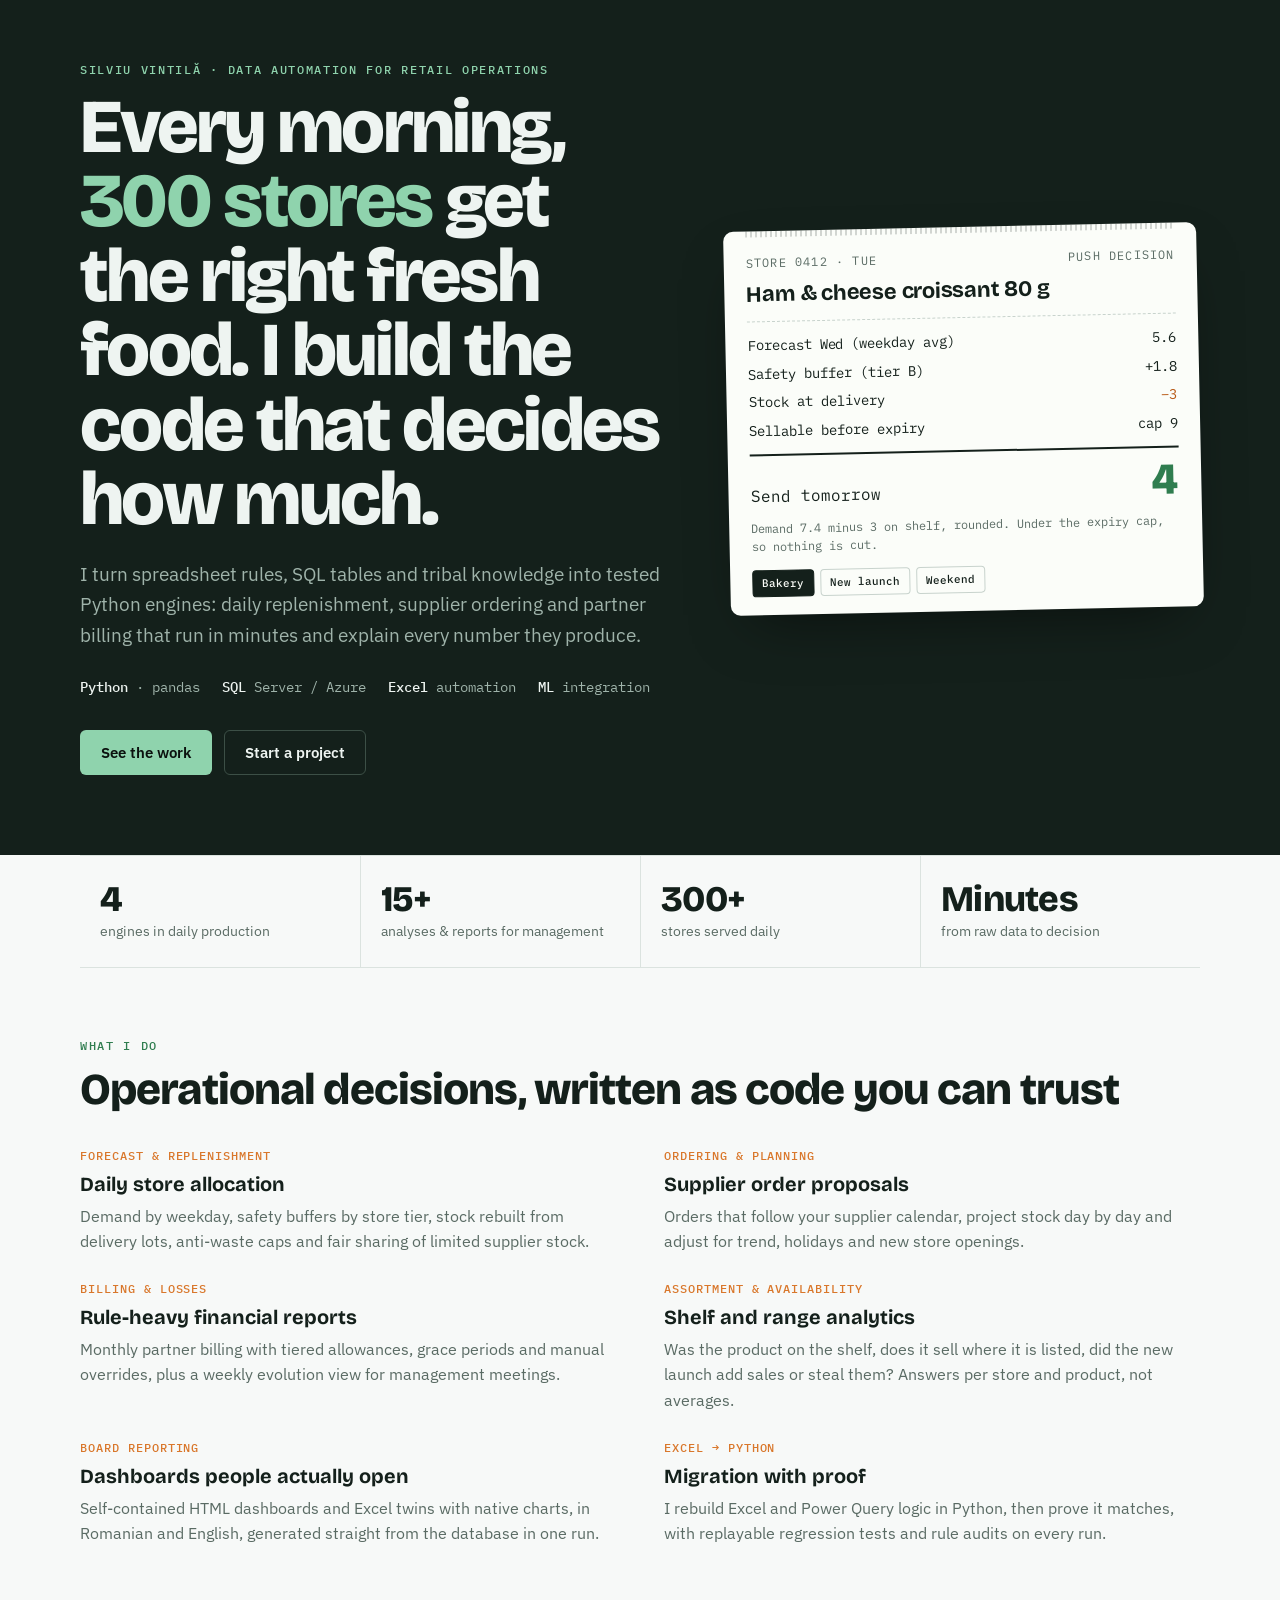
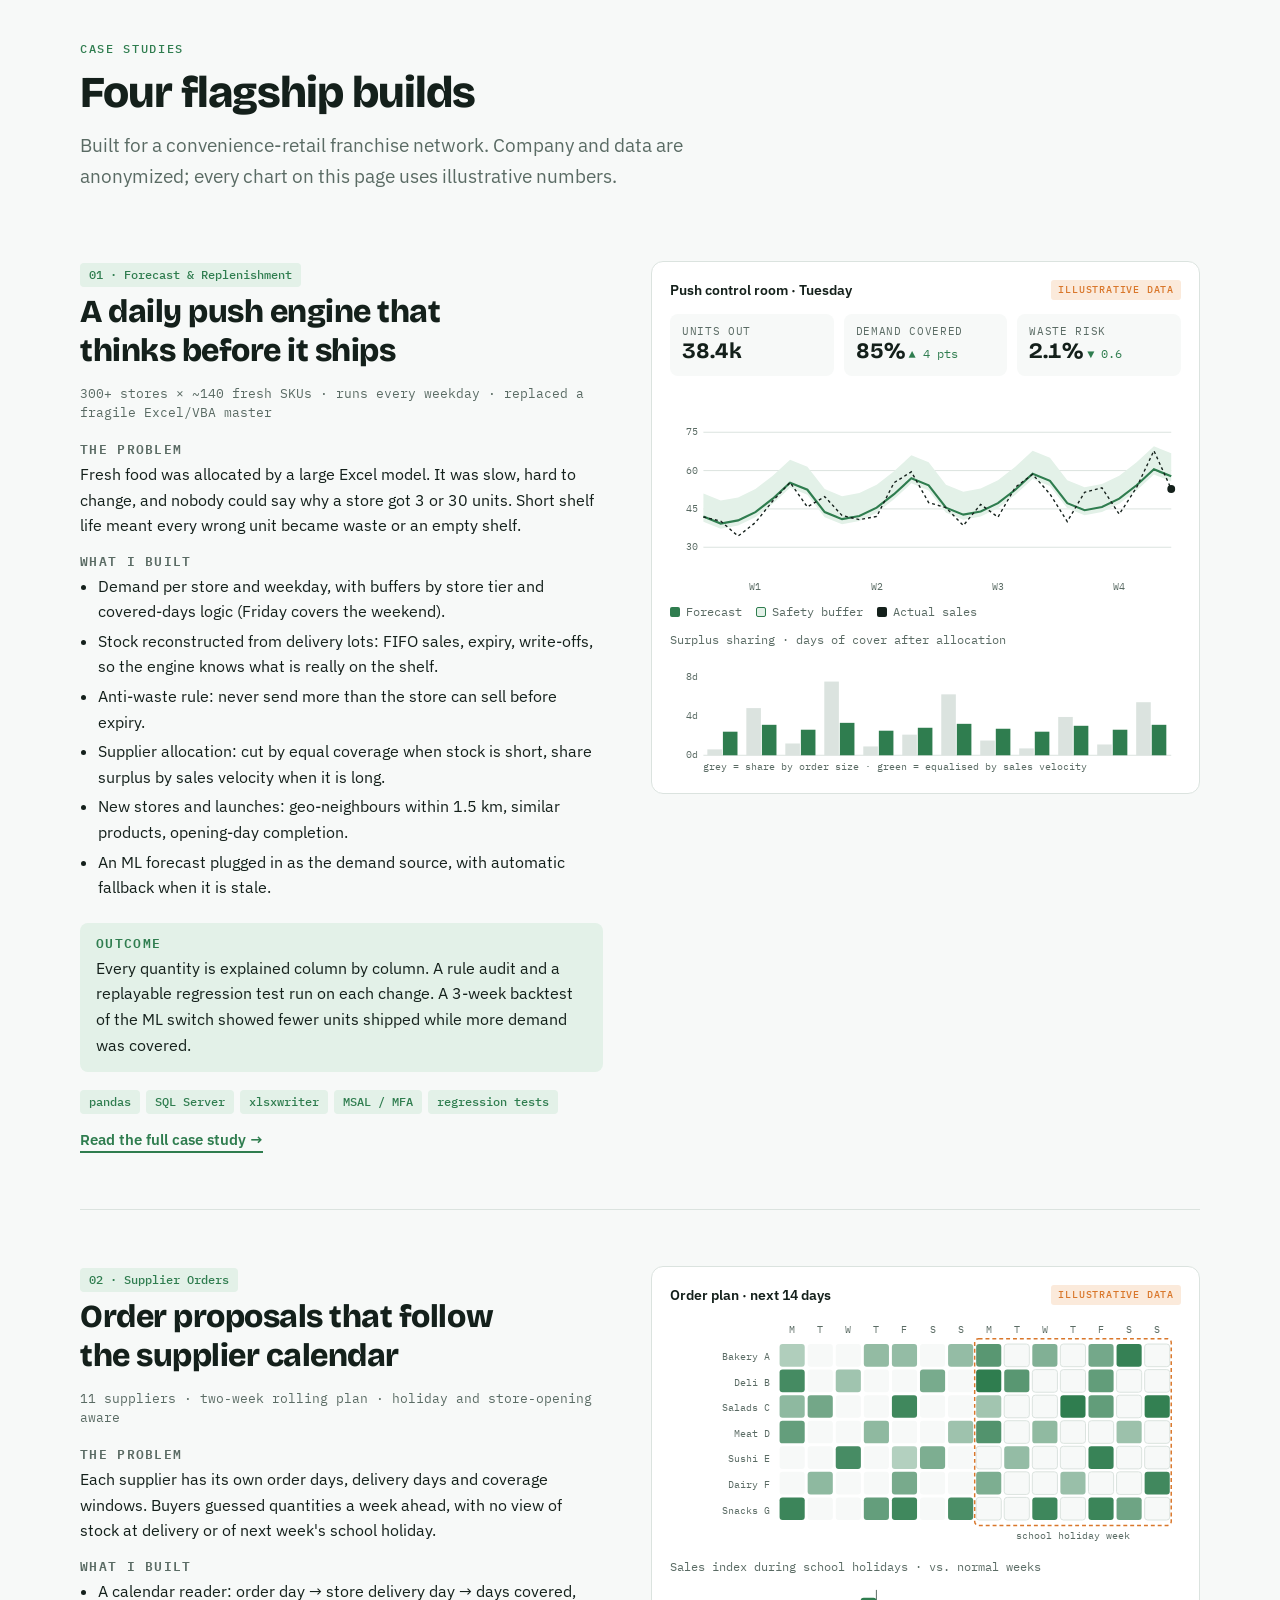
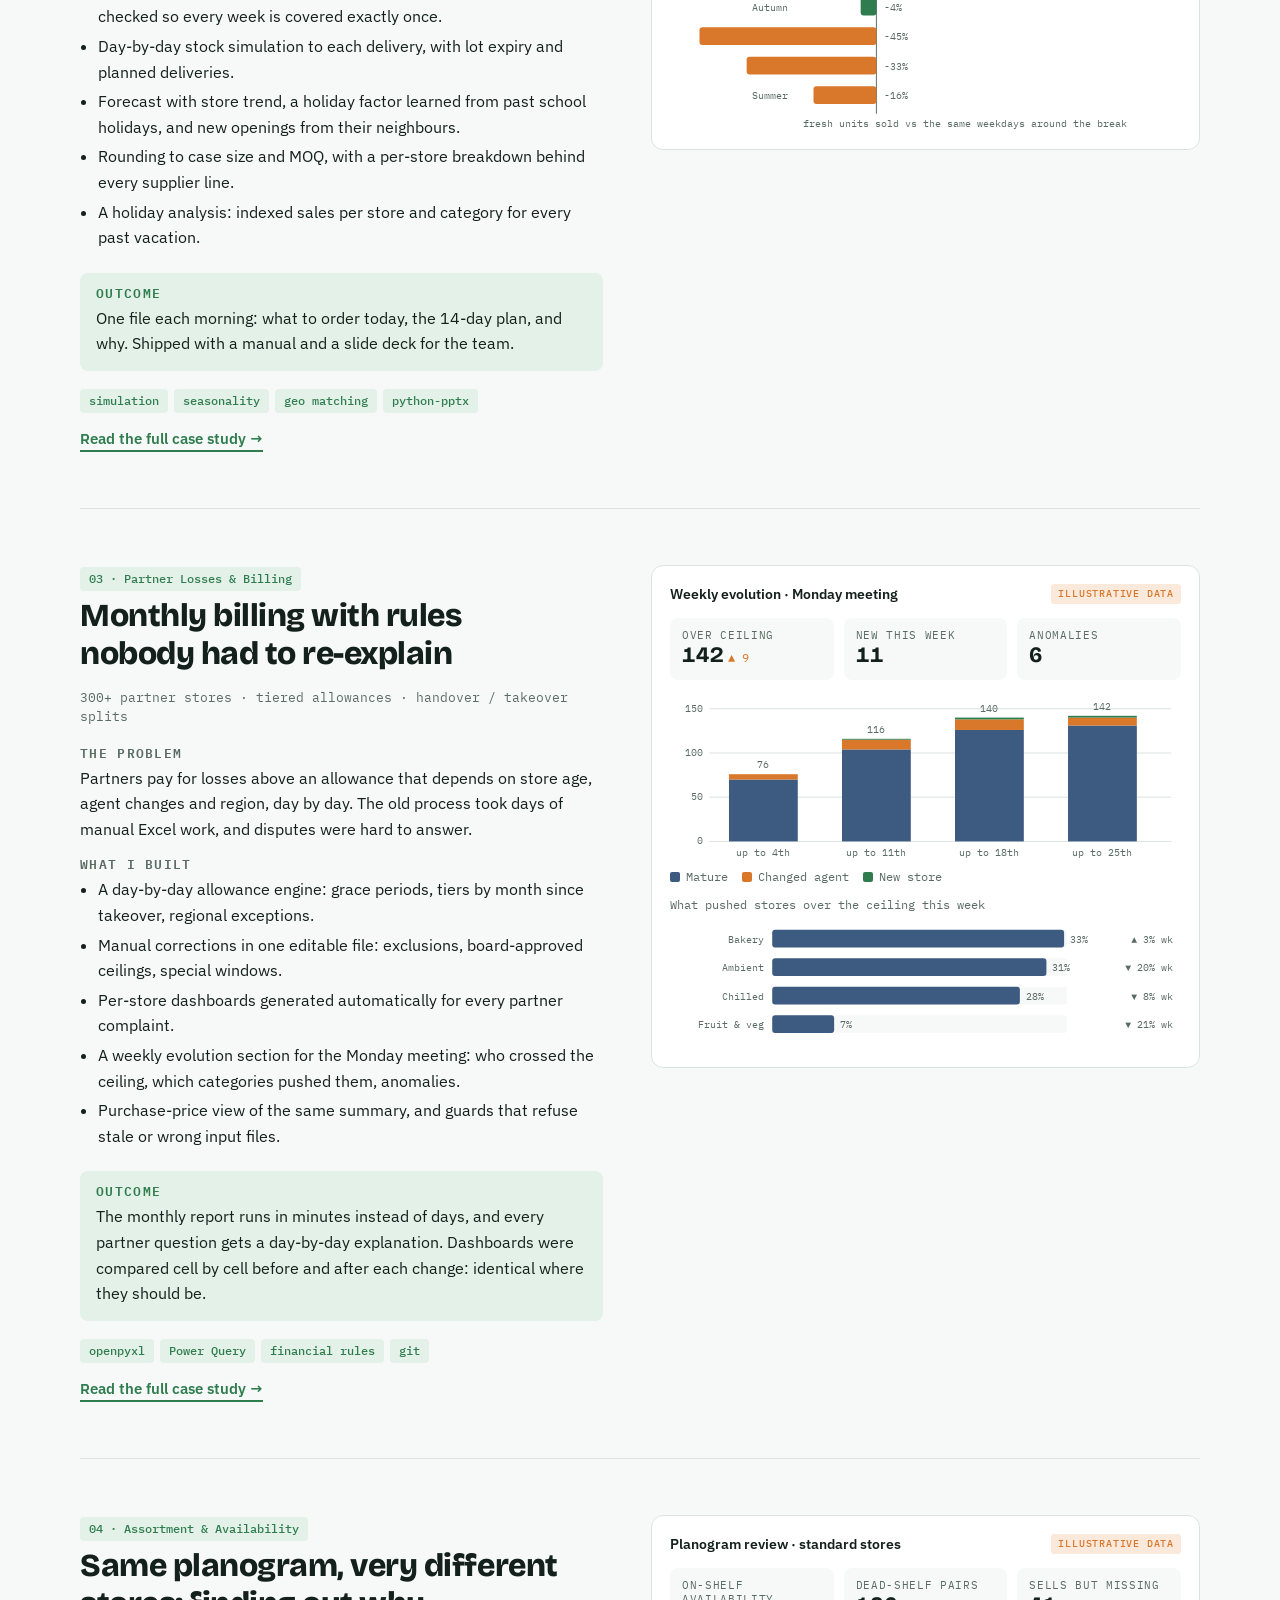
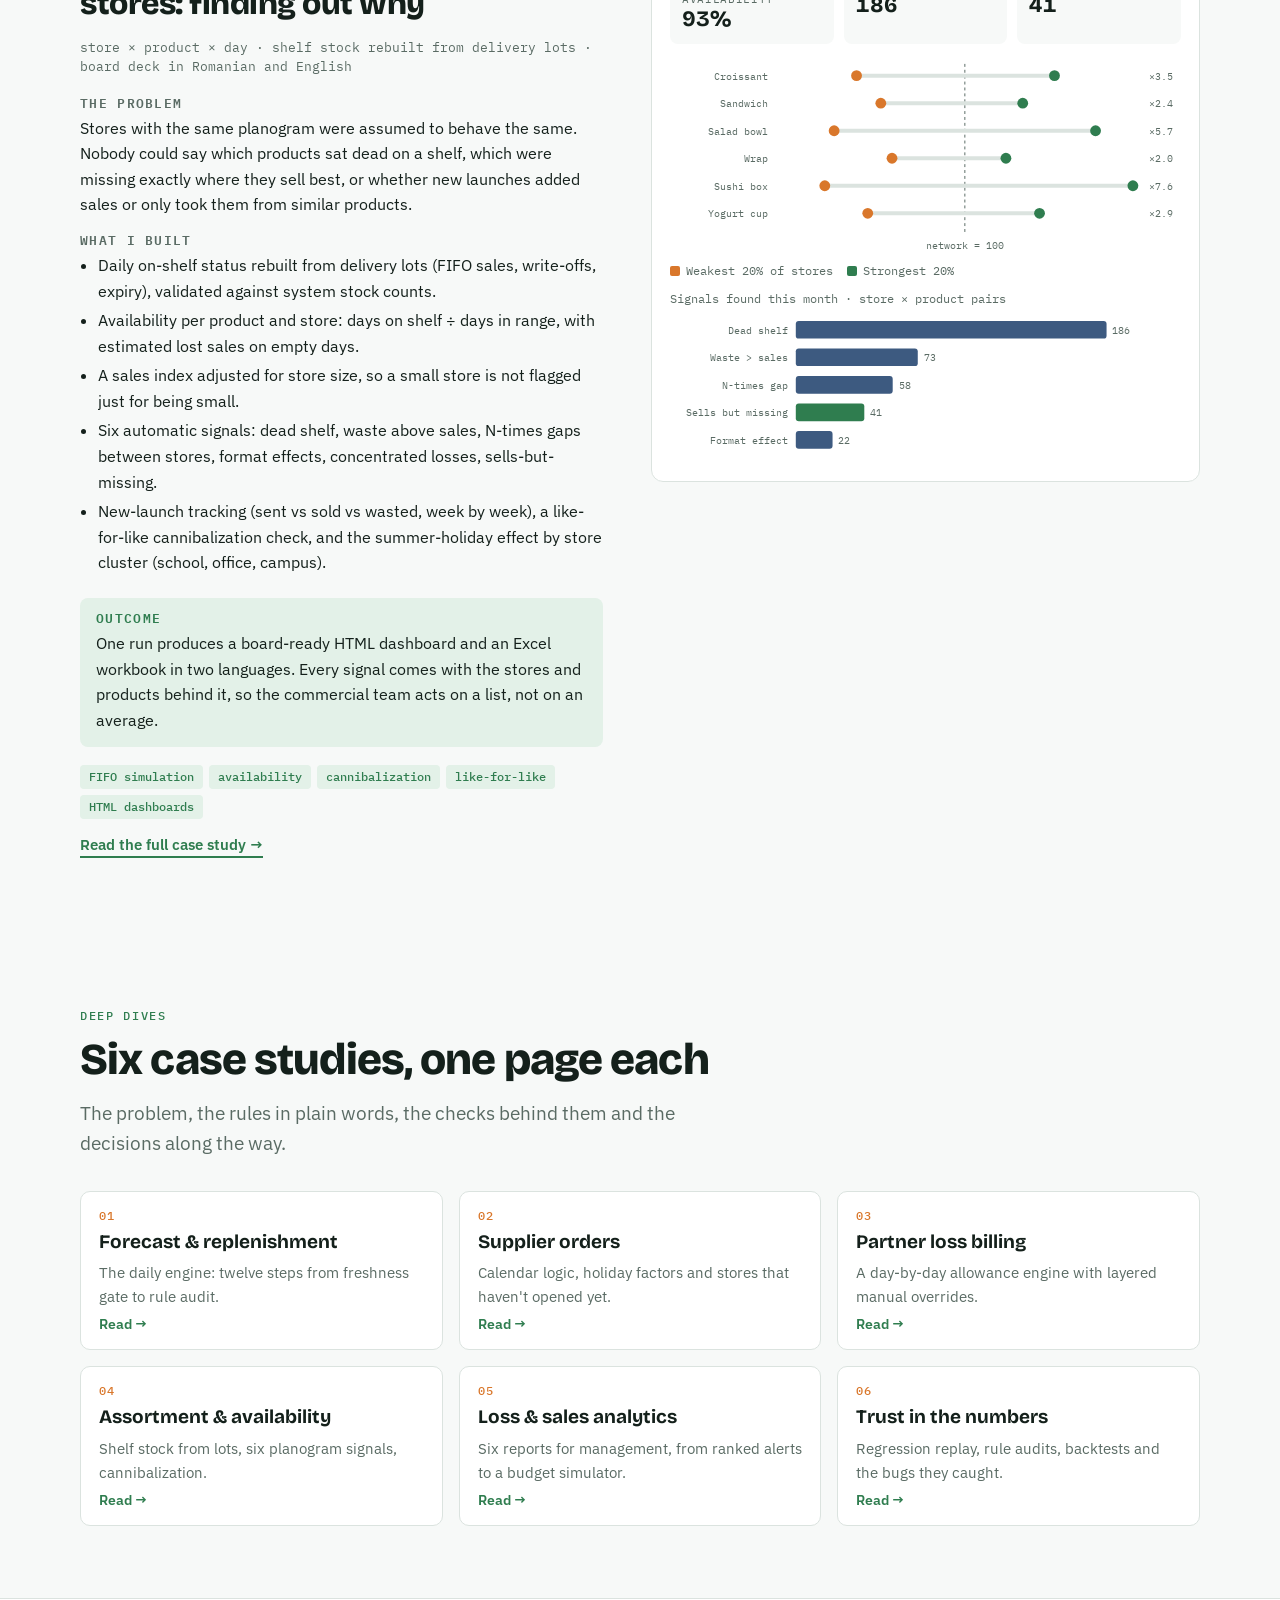
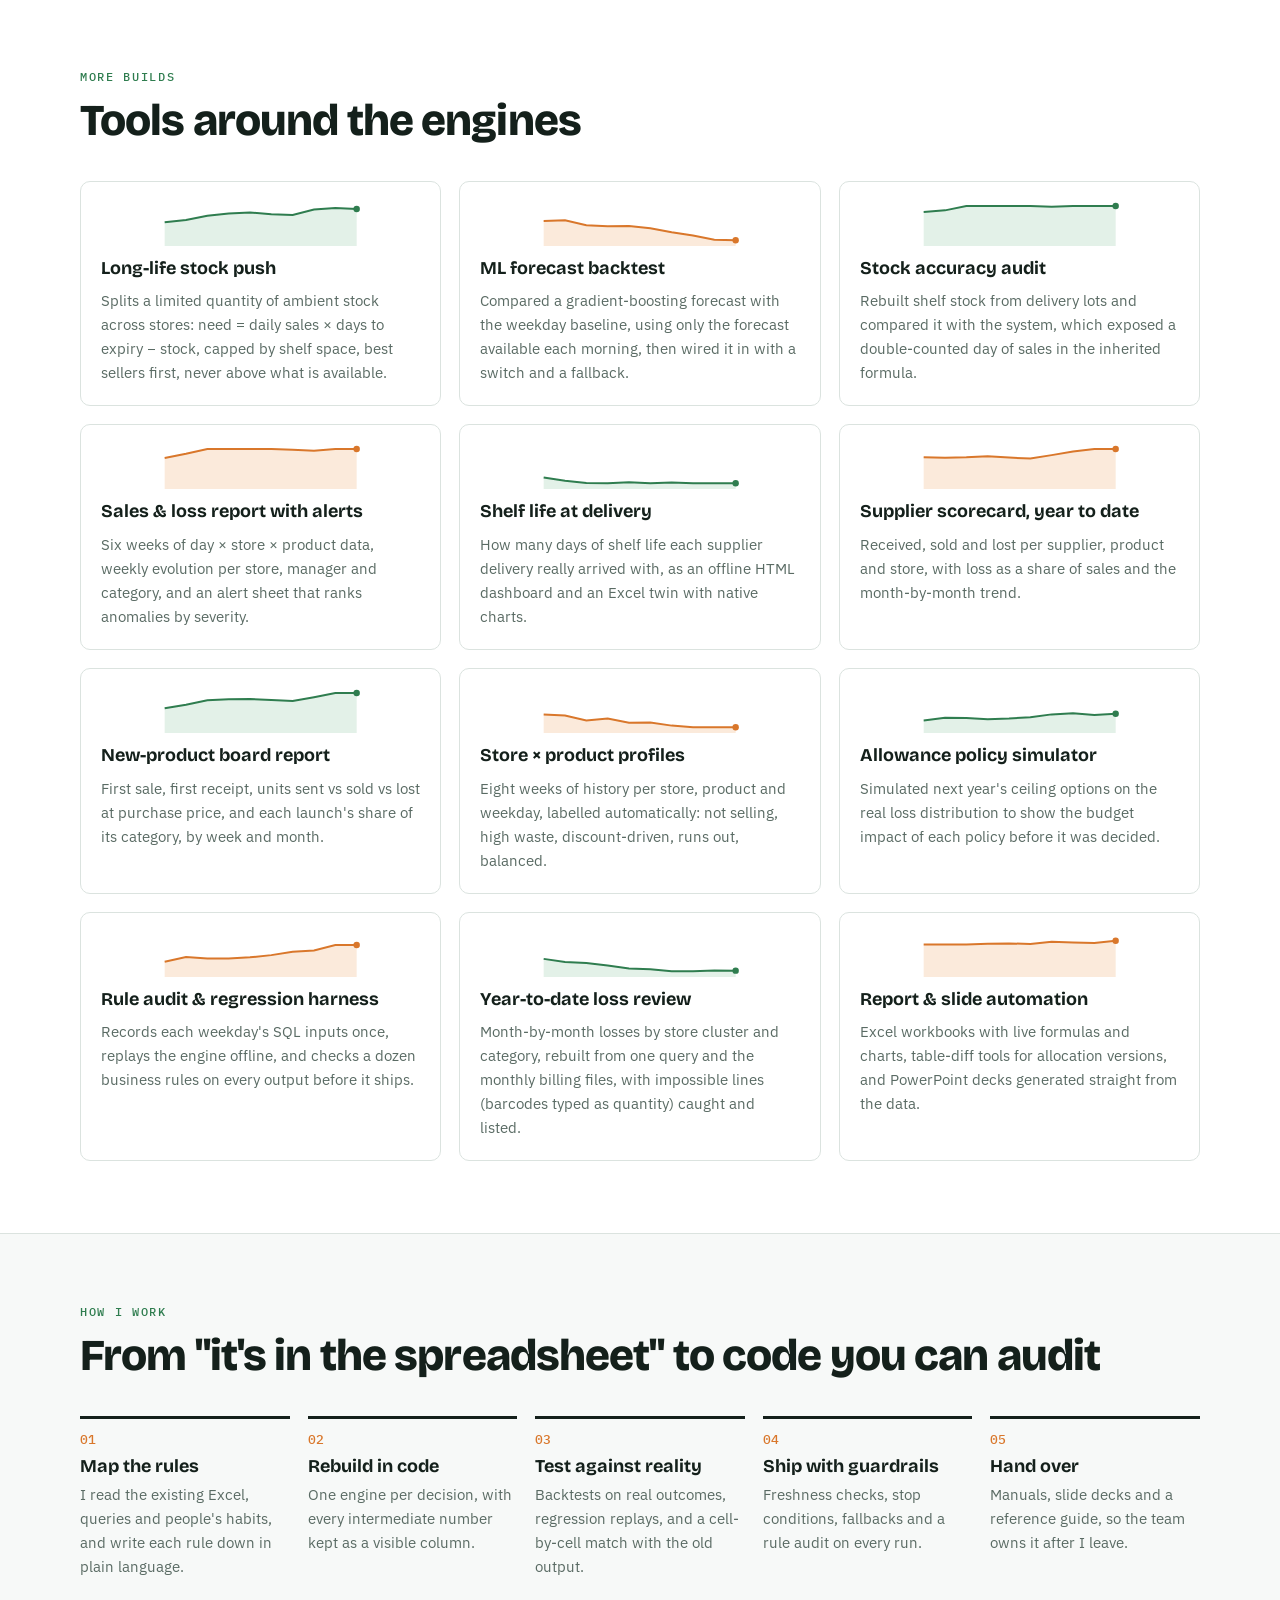
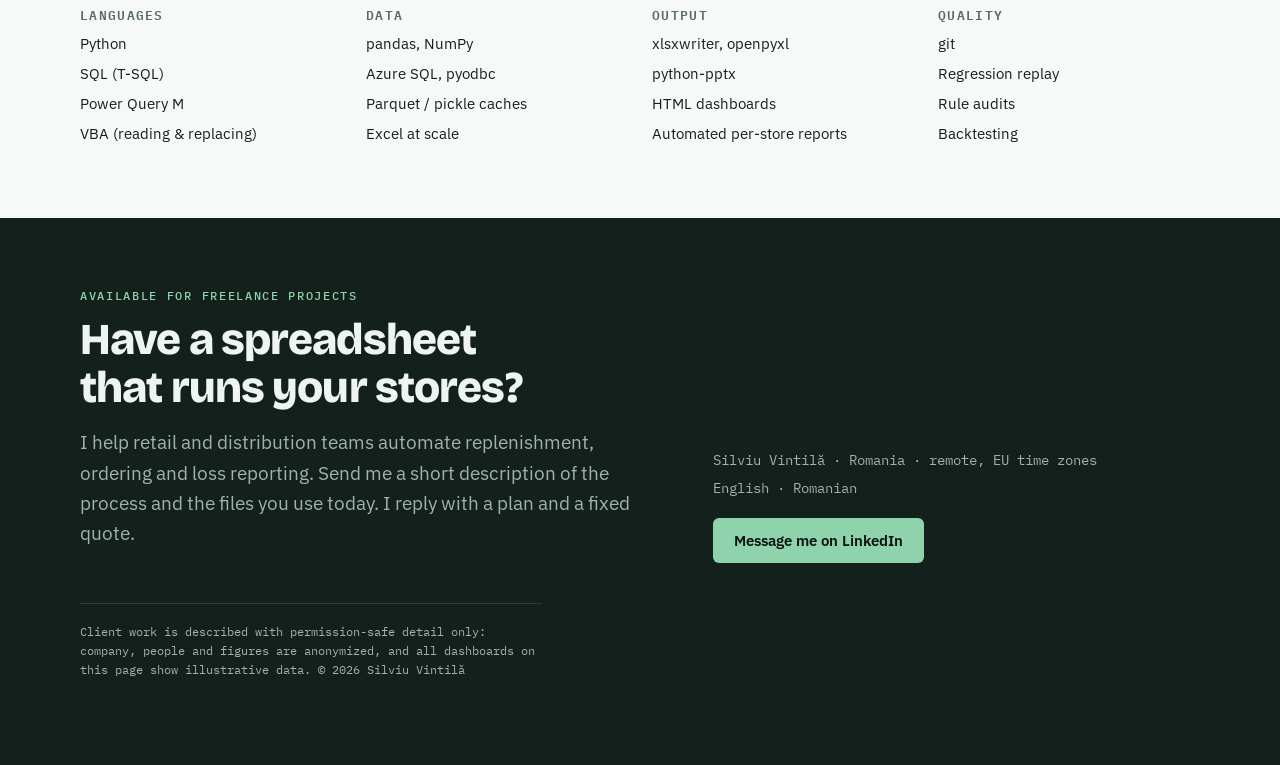
<file: index.html>
<!doctype html>
<html lang="en">
<head>
<meta charset="utf-8">
<meta name="viewport" content="width=device-width, initial-scale=1, viewport-fit=cover">
<title>Silviu Vintilă · Retail Data Automation</title>
<meta name="description" content="Python, SQL and Power BI automation for retail operations: daily replenishment, supplier ordering, partner loss billing and assortment analytics. Case studies with illustrative data.">
<meta property="og:type" content="website">
<meta property="og:title" content="Silviu Vintilă · Retail Data Automation">
<meta property="og:description" content="Forecasting, replenishment and loss analytics engines for 300+ stores. Six case studies, illustrative data.">
<meta property="og:url" content="https://silviu-vintila.github.io/">
<meta property="og:image" content="https://silviu-vintila.github.io/og-image.png">
<meta property="og:image:width" content="1200">
<meta property="og:image:height" content="630">
<meta property="og:image:alt" content="Silviu Vintilă, retail data automation portfolio">
<meta name="twitter:card" content="summary_large_image">
<meta name="claude:viewport-fit-sides" content="cover">
<link rel="stylesheet" href="https://fonts.googleapis.com/css2?family=Bricolage+Grotesque:opsz,wght@12..96,500;12..96,700;12..96,800&family=IBM+Plex+Sans:wght@400;500;600&family=IBM+Plex+Mono:wght@400;500&display=swap">
<style>
/* Layout: one reading column (max 1120px) of full-width bands; each case study pairs a narrative column with a live mini-dashboard. Motif: the shelf-label ticket. */
:root {
  --paper: #f7f9f8; --card: #ffffff; --ink: #14201b; --muted: #5a6b64; --line: #dbe3df;
  --leaf: #2f7d4f; --leaf-soft: #e3f1e8; --apricot: #d9772b; --apricot-soft: #fbeadb; --slate: #3d5a80; --slate-soft: #e4eaf3;
  --hero: #14201b; --hero-fg: #eef4f1; --hero-muted: #9fb3aa;
  --f-display: "Bricolage Grotesque", "Segoe UI", system-ui, sans-serif;
  --f-body: "IBM Plex Sans", "Segoe UI", system-ui, sans-serif;
  --f-mono: "IBM Plex Mono", Consolas, "Courier New", monospace;
}
@media (prefers-color-scheme: dark) { :root:not([data-theme="light"]) {
  --paper: #101714; --card: #17211c; --ink: #e6eee9; --muted: #98aaa2; --line: #2a3832;
  --leaf: #5cbf85; --leaf-soft: #1c3528; --apricot: #f0a05e; --apricot-soft: #3a2a1b; --slate: #8fb0d8; --slate-soft: #1e2a39;
  --hero: #0b110e; --hero-fg: #eef4f1; --hero-muted: #9fb3aa; color-scheme: dark } }
:root[data-theme="dark"] {
  --paper: #101714; --card: #17211c; --ink: #e6eee9; --muted: #98aaa2; --line: #2a3832;
  --leaf: #5cbf85; --leaf-soft: #1c3528; --apricot: #f0a05e; --apricot-soft: #3a2a1b; --slate: #8fb0d8; --slate-soft: #1e2a39;
  --hero: #0b110e; --hero-fg: #eef4f1; --hero-muted: #9fb3aa; color-scheme: dark }
* { box-sizing: border-box }
html { scroll-behavior: smooth }
@media (prefers-reduced-motion: reduce) { html { scroll-behavior: auto } * { animation: none !important; transition: none !important } }
body { margin: 0; background: var(--paper); color: var(--ink); font: 16px/1.6 var(--f-body) }
.band { padding-left: max(16px, env(safe-area-inset-left, 0px)); padding-right: max(16px, env(safe-area-inset-right, 0px)); padding-block: 72px }
.wrap { max-width: 1120px; margin: 0 auto }
h1, h2, h3 { font-family: var(--f-display); text-wrap: balance; margin: 0 }
h2 { font-size: clamp(30px, 4.4vw, 44px); line-height: 1.08; font-weight: 800; letter-spacing: -0.02em }
h3 { font-size: 22px; line-height: 1.2; font-weight: 700 }
p { margin: 0 0 14px; max-width: 66ch }
a { color: var(--leaf) }
a:focus-visible, button:focus-visible { outline: 2px solid var(--apricot); outline-offset: 3px }
.eyebrow { font: 500 12px/1 var(--f-mono); letter-spacing: .14em; text-transform: uppercase; color: var(--leaf); margin-bottom: 14px; display: block }
.lead { font-size: 19px; color: var(--muted); max-width: 60ch }
.tag { display: inline-block; font: 500 12px/1 var(--f-mono); padding: 6px 9px; border-radius: 4px; background: var(--leaf-soft); color: var(--leaf) }
.tags { display: flex; flex-wrap: wrap; gap: 6px }

/* hero */
.hero { background: var(--hero); color: var(--hero-fg); padding-block: 64px 80px }
.hero .eyebrow { color: #8fd3ad }
.hero-grid { display: grid; grid-template-columns: minmax(0, 1.25fr) minmax(0, 1fr); gap: 56px; align-items: center }
.hero h1 { font-size: clamp(40px, 6.4vw, 76px); line-height: .98; font-weight: 800; letter-spacing: -0.035em }
.hero h1 em { font-style: normal; color: #8fd3ad }
.hero .lead { color: var(--hero-muted); margin-top: 22px }
.hero-meta { display: flex; flex-wrap: wrap; gap: 10px 22px; margin-top: 28px; font: 14px/1.4 var(--f-mono); color: var(--hero-muted) }
.hero-meta b { color: var(--hero-fg); font-weight: 500 }
.cta { display: flex; flex-wrap: wrap; gap: 12px; margin-top: 32px }
.btn { display: inline-block; font: 600 15px/1 var(--f-body); padding: 14px 20px; border-radius: 6px; text-decoration: none; border: 1px solid transparent }
.btn-main { background: #8fd3ad; color: #0b110e }
.btn-ghost { border-color: #3c4f46; color: var(--hero-fg) }

/* shelf-label ticket: the motif */
.ticket { background: #fbfdf9; color: #14201b; border-radius: 10px; padding: 22px 22px 18px; font-family: var(--f-mono); box-shadow: 0 24px 60px -24px rgba(0,0,0,.55); position: relative; transform: rotate(-1.2deg) }
.ticket::before { content: ""; position: absolute; left: 22px; right: 22px; top: 0; height: 6px; background: repeating-linear-gradient(90deg, #14201b 0 2px, transparent 2px 5px); opacity: .18 }
.t-head { display: flex; justify-content: space-between; gap: 12px; font-size: 12px; color: #5a6b64; text-transform: uppercase; letter-spacing: .1em }
.t-name { font: 700 22px/1.15 var(--f-display); margin: 10px 0 14px; letter-spacing: -0.01em }
.t-rows { display: grid; gap: 6px; font-size: 14px; border-top: 1px dashed #c8d3cd; padding-top: 12px }
.t-row { display: flex; justify-content: space-between; gap: 12px }
.t-row span:last-child { font-variant-numeric: tabular-nums }
.t-row.minus span:last-child { color: #b85a17 }
.t-send { display: flex; justify-content: space-between; align-items: baseline; border-top: 2px solid #14201b; margin-top: 12px; padding-top: 10px }
.t-send b { font: 800 44px/1 var(--f-display); color: #2f7d4f; font-variant-numeric: tabular-nums }
.t-why { font-size: 12px; color: #5a6b64; margin-top: 10px; line-height: 1.5 }
.t-cycle { margin-top: 14px; display: flex; gap: 6px }
.t-cycle button { font: 500 11px/1 var(--f-mono); border: 1px solid #c8d3cd; background: transparent; color: #14201b; padding: 7px 9px; border-radius: 4px; cursor: pointer }
.t-cycle button[aria-pressed="true"] { background: #14201b; color: #fbfdf9; border-color: #14201b }

/* numbers strip */
.strip { display: grid; grid-template-columns: repeat(4, minmax(0, 1fr)); gap: 0; border-top: 1px solid var(--line); border-bottom: 1px solid var(--line) }
.strip div { padding: 26px 20px 24px; border-left: 1px solid var(--line) }
.strip div:first-child { border-left: 0 }
.strip b { display: block; font: 800 36px/1 var(--f-display); letter-spacing: -0.02em }
.strip span { color: var(--muted); font-size: 14px }

/* services */
.svc { display: grid; grid-template-columns: repeat(2, minmax(0, 1fr)); gap: 28px 48px; margin-top: 36px }
.svc h3 { font-size: 20px; margin-bottom: 8px }
.svc p { color: var(--muted); margin: 0 }
.svc .k { font: 500 12px/1 var(--f-mono); color: var(--apricot); display: block; margin-bottom: 10px; letter-spacing: .08em }

/* case studies */
.case { display: grid; grid-template-columns: minmax(0, 1fr) minmax(0, 1.05fr); gap: 48px; align-items: start; padding-block: 56px; border-top: 1px solid var(--line) }
.case:first-of-type { border-top: 0 }
.case h3 { font-size: clamp(26px, 3vw, 32px); margin: 6px 0 14px; font-weight: 800; letter-spacing: -0.015em }
.case .ctx { font: 13px/1.5 var(--f-mono); color: var(--muted); margin-bottom: 18px }
.blocks { display: grid; gap: 16px; margin: 20px 0 22px }
.blocks h4 { font: 600 13px/1 var(--f-mono); letter-spacing: .1em; text-transform: uppercase; color: var(--muted); margin: 0 0 6px }
.blocks p, .blocks ul { margin: 0; color: var(--ink) }
.blocks ul { padding-left: 18px; display: grid; gap: 4px }
.result { background: var(--leaf-soft); border-radius: 8px; padding: 14px 16px; margin-bottom: 18px }
.read { display: inline-block; margin-top: 18px; font: 600 15px/1 var(--f-body); color: var(--leaf); text-decoration: none; border-bottom: 2px solid var(--leaf); padding-bottom: 4px }
.read:hover { color: var(--ink); border-color: var(--ink) }
.dives { display: grid; grid-template-columns: repeat(3, minmax(0, 1fr)); gap: 16px; margin-top: 32px }
.dive { display: flex; flex-direction: column; gap: 8px; text-decoration: none; color: var(--ink); background: var(--card); border: 1px solid var(--line); border-radius: 10px; padding: 18px }
.dive:hover { border-color: var(--leaf) }
.dive span { font: 500 12px/1 var(--f-mono); color: var(--apricot); letter-spacing: .08em }
.dive b { font: 700 19px/1.25 var(--f-display) }
.dive p { margin: 0; color: var(--muted); font-size: 15px; flex: 1 }
.dive i { font-style: normal; font: 600 14px/1 var(--f-body); color: var(--leaf) }
@media (max-width: 920px) { .dives { grid-template-columns: repeat(2, minmax(0, 1fr)) } }
@media (max-width: 600px) { .dives { grid-template-columns: minmax(0, 1fr) } }
.result h4 { color: var(--leaf) }

.dash { background: var(--card); border: 1px solid var(--line); border-radius: 12px; padding: 18px; position: sticky; top: calc(env(safe-area-inset-top, 0px) + 18px) }
.dash-top { display: flex; justify-content: space-between; align-items: center; gap: 10px; margin-bottom: 14px }
.dash-title { font: 600 14px/1.3 var(--f-body) }
.demo { font: 500 10px/1 var(--f-mono); letter-spacing: .08em; text-transform: uppercase; color: var(--apricot); background: var(--apricot-soft); padding: 5px 7px; border-radius: 3px; white-space: nowrap }
.kpis { display: grid; grid-template-columns: repeat(3, minmax(0, 1fr)); gap: 10px; margin-bottom: 14px }
.kpi { background: var(--paper); border-radius: 8px; padding: 10px 12px }
.kpi span { display: block; font: 11px/1.3 var(--f-mono); color: var(--muted); text-transform: uppercase; letter-spacing: .06em }
.kpi b { font: 700 22px/1.2 var(--f-display); font-variant-numeric: tabular-nums }
.kpi i { font-style: normal; font: 12px/1 var(--f-mono); margin-left: 4px }
.up { color: var(--leaf) } .down { color: var(--apricot) }
.chart { width: 100%; height: auto; display: block }
.chart text { font-family: var(--f-mono); font-size: 10px; fill: var(--muted) }
.legend { display: flex; flex-wrap: wrap; gap: 14px; font: 12px/1 var(--f-mono); color: var(--muted); margin-top: 10px }
.legend i { display: inline-block; width: 10px; height: 10px; border-radius: 2px; margin-right: 6px; vertical-align: -1px }
.sub { font: 12px/1.4 var(--f-mono); color: var(--muted); margin: 14px 0 8px }

/* more work */
.more { display: grid; grid-template-columns: repeat(3, minmax(0, 1fr)); gap: 18px; margin-top: 36px }
.mini { background: var(--card); border: 1px solid var(--line); border-radius: 10px; padding: 20px; display: flex; flex-direction: column; gap: 10px }
.mini h3 { font-size: 18px }
.mini p { color: var(--muted); font-size: 15px; margin: 0; flex: 1 }
.spark { height: 46px }

/* process */
.steps { display: grid; grid-template-columns: repeat(5, minmax(0, 1fr)); gap: 18px; margin-top: 36px; counter-reset: s }
.step { border-top: 3px solid var(--ink); padding-top: 14px }
.step::before { counter-increment: s; content: "0" counter(s); font: 500 13px/1 var(--f-mono); color: var(--apricot); display: block; margin-bottom: 10px }
.step h3 { font-size: 18px; margin-bottom: 6px }
.step p { font-size: 15px; color: var(--muted); margin: 0 }

.stack { display: grid; grid-template-columns: repeat(4, minmax(0, 1fr)); gap: 24px; margin-top: 30px }
.stack h4 { font: 600 13px/1 var(--f-mono); letter-spacing: .1em; text-transform: uppercase; color: var(--muted); margin: 0 0 10px }
.stack ul { list-style: none; margin: 0; padding: 0; display: grid; gap: 6px; font-size: 15px }

.contact { background: var(--hero); color: var(--hero-fg) }
.contact .lead { color: var(--hero-muted) }
.contact h2 { color: var(--hero-fg) }
.contact-grid { display: grid; grid-template-columns: minmax(0, 1.2fr) minmax(0, 1fr); gap: 48px; align-items: end }
.contact .eyebrow { color: #8fd3ad }
.fine { font: 12px/1.6 var(--f-mono); color: var(--hero-muted); margin-top: 40px; border-top: 1px solid #2b3a33; padding-top: 18px }

@media (max-width: 920px) {
  .hero-grid, .case, .contact-grid { grid-template-columns: minmax(0, 1fr) }
  .dash { position: static }
  .more { grid-template-columns: repeat(2, minmax(0, 1fr)) }
  .steps { grid-template-columns: repeat(2, minmax(0, 1fr)) }
  .stack { grid-template-columns: repeat(2, minmax(0, 1fr)) }
  .ticket { transform: none; max-width: 420px }
}
@media (max-width: 600px) {
  .band { padding-block: 52px }
  .svc, .more, .steps, .stack { grid-template-columns: minmax(0, 1fr) }
  .strip { grid-template-columns: repeat(2, minmax(0, 1fr)) }
  .strip div:nth-child(3) { border-left: 0 }
  .strip div:nth-child(n+3) { border-top: 1px solid var(--line) }
  .kpis { grid-template-columns: repeat(3, minmax(0, 1fr)); gap: 6px }
  .kpi b { font-size: 18px }
}
</style>
</head>
<body>

<header class="band hero">
  <div class="wrap hero-grid">
    <div>
      <span class="eyebrow">Silviu Vintilă · Data automation for retail operations</span>
      <h1>Every morning, <em>300 stores</em> get the right fresh food. I build the code that decides how much.</h1>
      <p class="lead">I turn spreadsheet rules, SQL tables and tribal knowledge into tested Python engines: daily replenishment, supplier ordering and partner billing that run in minutes and explain every number they produce.</p>
      <div class="hero-meta"><span><b>Python</b> · pandas</span><span><b>SQL</b> Server / Azure</span><span><b>Excel</b> automation</span><span><b>ML</b> integration</span></div>
      <div class="cta">
        <a class="btn btn-main" href="#work">See the work</a>
        <a class="btn btn-ghost" href="#contact">Start a project</a>
      </div>
    </div>
    <div>
      <div class="ticket" aria-live="polite">
        <div class="t-head"><span id="t-store">Store 0412 · Tue</span><span>Push decision</span></div>
        <div class="t-name" id="t-name">Ham &amp; cheese croissant 80 g</div>
        <div class="t-rows" id="t-rows"></div>
        <div class="t-send"><span>Send tomorrow</span><b id="t-send">4</b></div>
        <div class="t-why" id="t-why"></div>
        <div class="t-cycle" role="group" aria-label="Example decisions">
          <button type="button" aria-pressed="true" data-i="0">Bakery</button>
          <button type="button" aria-pressed="false" data-i="1">New launch</button>
          <button type="button" aria-pressed="false" data-i="2">Weekend</button>
        </div>
      </div>
    </div>
  </div>
</header>

<section class="band" style="padding-block: 0">
  <div class="wrap strip">
    <div><b>4</b><span>engines in daily production</span></div>
    <div><b>15+</b><span>analyses &amp; reports for management</span></div>
    <div><b>300+</b><span>stores served daily</span></div>
    <div><b>Minutes</b><span>from raw data to decision</span></div>
  </div>
</section>

<section class="band">
  <div class="wrap">
    <span class="eyebrow">What I do</span>
    <h2>Operational decisions, written as code you can trust</h2>
    <div class="svc">
      <div><span class="k">FORECAST &amp; REPLENISHMENT</span><h3>Daily store allocation</h3><p>Demand by weekday, safety buffers by store tier, stock rebuilt from delivery lots, anti-waste caps and fair sharing of limited supplier stock.</p></div>
      <div><span class="k">ORDERING &amp; PLANNING</span><h3>Supplier order proposals</h3><p>Orders that follow your supplier calendar, project stock day by day and adjust for trend, holidays and new store openings.</p></div>
      <div><span class="k">BILLING &amp; LOSSES</span><h3>Rule-heavy financial reports</h3><p>Monthly partner billing with tiered allowances, grace periods and manual overrides, plus a weekly evolution view for management meetings.</p></div>
      <div><span class="k">ASSORTMENT &amp; AVAILABILITY</span><h3>Shelf and range analytics</h3><p>Was the product on the shelf, does it sell where it is listed, did the new launch add sales or steal them? Answers per store and product, not averages.</p></div>
      <div><span class="k">BOARD REPORTING</span><h3>Dashboards people actually open</h3><p>Self-contained HTML dashboards and Excel twins with native charts, in Romanian and English, generated straight from the database in one run.</p></div>
      <div><span class="k">EXCEL → PYTHON</span><h3>Migration with proof</h3><p>I rebuild Excel and Power Query logic in Python, then prove it matches, with replayable regression tests and rule audits on every run.</p></div>
    </div>
  </div>
</section>

<section class="band" id="work" style="padding-top: 24px">
  <div class="wrap">
    <span class="eyebrow">Case studies</span>
    <h2>Four flagship builds</h2>
    <p class="lead" style="margin-top: 14px">Built for a convenience-retail franchise network. Company and data are anonymized; every chart on this page uses illustrative numbers.</p>

    <!-- CASE 1 -->
    <article class="case" id="replenishment">
      <div>
        <span class="tag">01 · Forecast &amp; Replenishment</span>
        <h3>A daily push engine that thinks before it ships</h3>
        <div class="ctx">300+ stores × ~140 fresh SKUs · runs every weekday · replaced a fragile Excel/VBA master</div>
        <div class="blocks">
          <div><h4>The problem</h4><p>Fresh food was allocated by a large Excel model. It was slow, hard to change, and nobody could say why a store got 3 or 30 units. Short shelf life meant every wrong unit became waste or an empty shelf.</p></div>
          <div><h4>What I built</h4><ul>
            <li>Demand per store and weekday, with buffers by store tier and covered-days logic (Friday covers the weekend).</li>
            <li>Stock reconstructed from delivery lots: FIFO sales, expiry, write-offs, so the engine knows what is really on the shelf.</li>
            <li>Anti-waste rule: never send more than the store can sell before expiry.</li>
            <li>Supplier allocation: cut by equal coverage when stock is short, share surplus by sales velocity when it is long.</li>
            <li>New stores and launches: geo-neighbours within 1.5 km, similar products, opening-day completion.</li>
            <li>An ML forecast plugged in as the demand source, with automatic fallback when it is stale.</li>
          </ul></div>
        </div>
        <div class="result"><h4 style="font: 600 13px/1 var(--f-mono); letter-spacing: .1em; text-transform: uppercase; margin: 0 0 6px">Outcome</h4>
          <p style="margin: 0">Every quantity is explained column by column. A rule audit and a replayable regression test run on each change. A 3-week backtest of the ML switch showed fewer units shipped while more demand was covered.</p></div>
        <div class="tags"><span class="tag">pandas</span><span class="tag">SQL Server</span><span class="tag">xlsxwriter</span><span class="tag">MSAL / MFA</span><span class="tag">regression tests</span></div>
        <a class="read" href="replenishment.html">Read the full case study →</a>
      </div>
      <div class="dash" aria-label="Illustrative replenishment dashboard">
        <div class="dash-top"><span class="dash-title">Push control room · Tuesday</span><span class="demo">Illustrative data</span></div>
        <div class="kpis">
          <div class="kpi"><span>Units out</span><b>38.4k</b></div>
          <div class="kpi"><span>Demand covered</span><b>85%</b><i class="up">▲ 4 pts</i></div>
          <div class="kpi"><span>Waste risk</span><b>2.1%</b><i class="up">▼ 0.6</i></div>
        </div>
        <svg class="chart" id="c-forecast" viewBox="0 0 520 210" role="img" aria-label="Forecast band versus actual sales over 4 weeks"></svg>
        <div class="legend"><span><i style="background: var(--leaf)"></i>Forecast</span><span><i style="background: var(--leaf-soft); border: 1px solid var(--leaf)"></i>Safety buffer</span><span><i style="background: var(--ink)"></i>Actual sales</span></div>
        <div class="sub">Surplus sharing · days of cover after allocation</div>
        <svg class="chart" id="c-cover" viewBox="0 0 520 120" role="img" aria-label="Days of cover per store before and after surplus sharing"></svg>
      </div>
    </article>

    <!-- CASE 2 -->
    <article class="case" id="ordering">
      <div>
        <span class="tag">02 · Supplier Orders</span>
        <h3>Order proposals that follow the supplier calendar</h3>
        <div class="ctx">11 suppliers · two-week rolling plan · holiday and store-opening aware</div>
        <div class="blocks">
          <div><h4>The problem</h4><p>Each supplier has its own order days, delivery days and coverage windows. Buyers guessed quantities a week ahead, with no view of stock at delivery or of next week's school holiday.</p></div>
          <div><h4>What I built</h4><ul>
            <li>A calendar reader: order day → store delivery day → days covered, checked so every week is covered exactly once.</li>
            <li>Day-by-day stock simulation to each delivery, with lot expiry and planned deliveries.</li>
            <li>Forecast with store trend, a holiday factor learned from past school holidays, and new openings from their neighbours.</li>
            <li>Rounding to case size and MOQ, with a per-store breakdown behind every supplier line.</li>
            <li>A holiday analysis: indexed sales per store and category for every past vacation.</li>
          </ul></div>
        </div>
        <div class="result"><h4 style="font: 600 13px/1 var(--f-mono); letter-spacing: .1em; text-transform: uppercase; margin: 0 0 6px">Outcome</h4>
          <p style="margin: 0">One file each morning: what to order today, the 14-day plan, and why. Shipped with a manual and a slide deck for the team.</p></div>
        <div class="tags"><span class="tag">simulation</span><span class="tag">seasonality</span><span class="tag">geo matching</span><span class="tag">python-pptx</span></div>
        <a class="read" href="ordering.html">Read the full case study →</a>
      </div>
      <div class="dash" aria-label="Illustrative ordering dashboard">
        <div class="dash-top"><span class="dash-title">Order plan · next 14 days</span><span class="demo">Illustrative data</span></div>
        <svg class="chart" id="c-plan" viewBox="0 0 520 230" role="img" aria-label="Order heatmap by supplier and day"></svg>
        <div class="sub">Sales index during school holidays · vs. normal weeks</div>
        <svg class="chart" id="c-holiday" viewBox="0 0 520 150" role="img" aria-label="Sales index during past holidays"></svg>
      </div>
    </article>

    <!-- CASE 3 -->
    <article class="case" id="billing">
      <div>
        <span class="tag">03 · Partner Losses &amp; Billing</span>
        <h3>Monthly billing with rules nobody had to re-explain</h3>
        <div class="ctx">300+ partner stores · tiered allowances · handover / takeover splits</div>
        <div class="blocks">
          <div><h4>The problem</h4><p>Partners pay for losses above an allowance that depends on store age, agent changes and region, day by day. The old process took days of manual Excel work, and disputes were hard to answer.</p></div>
          <div><h4>What I built</h4><ul>
            <li>A day-by-day allowance engine: grace periods, tiers by month since takeover, regional exceptions.</li>
            <li>Manual corrections in one editable file: exclusions, board-approved ceilings, special windows.</li>
            <li>Per-store dashboards generated automatically for every partner complaint.</li>
            <li>A weekly evolution section for the Monday meeting: who crossed the ceiling, which categories pushed them, anomalies.</li>
            <li>Purchase-price view of the same summary, and guards that refuse stale or wrong input files.</li>
          </ul></div>
        </div>
        <div class="result"><h4 style="font: 600 13px/1 var(--f-mono); letter-spacing: .1em; text-transform: uppercase; margin: 0 0 6px">Outcome</h4>
          <p style="margin: 0">The monthly report runs in minutes instead of days, and every partner question gets a day-by-day explanation. Dashboards were compared cell by cell before and after each change: identical where they should be.</p></div>
        <div class="tags"><span class="tag">openpyxl</span><span class="tag">Power Query</span><span class="tag">financial rules</span><span class="tag">git</span></div>
        <a class="read" href="billing.html">Read the full case study →</a>
      </div>
      <div class="dash" aria-label="Illustrative billing dashboard">
        <div class="dash-top"><span class="dash-title">Weekly evolution · Monday meeting</span><span class="demo">Illustrative data</span></div>
        <div class="kpis">
          <div class="kpi"><span>Over ceiling</span><b>142</b><i class="down">▲ 9</i></div>
          <div class="kpi"><span>New this week</span><b>11</b></div>
          <div class="kpi"><span>Anomalies</span><b>6</b></div>
        </div>
        <svg class="chart" id="c-weeks" viewBox="0 0 520 170" role="img" aria-label="Stores over ceiling by week and cluster"></svg>
        <div class="legend"><span><i style="background: var(--slate)"></i>Mature</span><span><i style="background: var(--apricot)"></i>Changed agent</span><span><i style="background: var(--leaf)"></i>New store</span></div>
        <div class="sub">What pushed stores over the ceiling this week</div>
        <svg class="chart" id="c-cats" viewBox="0 0 520 130" role="img" aria-label="Categories behind the overrun"></svg>
      </div>
    </article>

    <!-- CASE 4 -->
    <article class="case" id="assortment">
      <div>
        <span class="tag">04 · Assortment &amp; Availability</span>
        <h3>Same planogram, very different stores: finding out why</h3>
        <div class="ctx">store × product × day · shelf stock rebuilt from delivery lots · board deck in Romanian and English</div>
        <div class="blocks">
          <div><h4>The problem</h4><p>Stores with the same planogram were assumed to behave the same. Nobody could say which products sat dead on a shelf, which were missing exactly where they sell best, or whether new launches added sales or only took them from similar products.</p></div>
          <div><h4>What I built</h4><ul>
            <li>Daily on-shelf status rebuilt from delivery lots (FIFO sales, write-offs, expiry), validated against system stock counts.</li>
            <li>Availability per product and store: days on shelf ÷ days in range, with estimated lost sales on empty days.</li>
            <li>A sales index adjusted for store size, so a small store is not flagged just for being small.</li>
            <li>Six automatic signals: dead shelf, waste above sales, N-times gaps between stores, format effects, concentrated losses, sells-but-missing.</li>
            <li>New-launch tracking (sent vs sold vs wasted, week by week), a like-for-like cannibalization check, and the summer-holiday effect by store cluster (school, office, campus).</li>
          </ul></div>
        </div>
        <div class="result"><h4 style="font: 600 13px/1 var(--f-mono); letter-spacing: .1em; text-transform: uppercase; margin: 0 0 6px">Outcome</h4>
          <p style="margin: 0">One run produces a board-ready HTML dashboard and an Excel workbook in two languages. Every signal comes with the stores and products behind it, so the commercial team acts on a list, not on an average.</p></div>
        <div class="tags"><span class="tag">FIFO simulation</span><span class="tag">availability</span><span class="tag">cannibalization</span><span class="tag">like-for-like</span><span class="tag">HTML dashboards</span></div>
        <a class="read" href="assortment.html">Read the full case study →</a>
      </div>
      <div class="dash" aria-label="Illustrative assortment dashboard">
        <div class="dash-top"><span class="dash-title">Planogram review · standard stores</span><span class="demo">Illustrative data</span></div>
        <div class="kpis">
          <div class="kpi"><span>On-shelf availability</span><b>93%</b></div>
          <div class="kpi"><span>Dead-shelf pairs</span><b>186</b></div>
          <div class="kpi"><span>Sells but missing</span><b>41</b></div>
        </div>
        <svg class="chart" id="c-gap" viewBox="0 0 520 200" role="img" aria-label="Sales index of the weakest and strongest stores per product"></svg>
        <div class="legend"><span><i style="background: var(--apricot)"></i>Weakest 20% of stores</span><span><i style="background: var(--leaf)"></i>Strongest 20%</span></div>
        <div class="sub">Signals found this month · store × product pairs</div>
        <svg class="chart" id="c-signals" viewBox="0 0 520 150" role="img" aria-label="Number of store-product pairs per signal"></svg>
      </div>
    </article>
  </div>
</section>

<section class="band" id="deep-dives" style="padding-top: 24px">
  <div class="wrap">
    <span class="eyebrow">Deep dives</span>
    <h2>Six case studies, one page each</h2>
    <p class="lead" style="margin-top: 14px">The problem, the rules in plain words, the checks behind them and the decisions along the way.</p>
    <div class="dives">
      <a class="dive" href="replenishment.html"><span>01</span><b>Forecast &amp; replenishment</b><p>The daily engine: twelve steps from freshness gate to rule audit.</p><i>Read →</i></a>
      <a class="dive" href="ordering.html"><span>02</span><b>Supplier orders</b><p>Calendar logic, holiday factors and stores that haven't opened yet.</p><i>Read →</i></a>
      <a class="dive" href="billing.html"><span>03</span><b>Partner loss billing</b><p>A day-by-day allowance engine with layered manual overrides.</p><i>Read →</i></a>
      <a class="dive" href="assortment.html"><span>04</span><b>Assortment &amp; availability</b><p>Shelf stock from lots, six planogram signals, cannibalization.</p><i>Read →</i></a>
      <a class="dive" href="analytics.html"><span>05</span><b>Loss &amp; sales analytics</b><p>Six reports for management, from ranked alerts to a budget simulator.</p><i>Read →</i></a>
      <a class="dive" href="quality.html"><span>06</span><b>Trust in the numbers</b><p>Regression replay, rule audits, backtests and the bugs they caught.</p><i>Read →</i></a>
    </div>
  </div>
</section>

<section class="band" style="background: var(--card); border-top: 1px solid var(--line); border-bottom: 1px solid var(--line)">
  <div class="wrap">
    <span class="eyebrow">More builds</span>
    <h2>Tools around the engines</h2>
    <div class="more">
      <div class="mini"><svg class="spark" id="s1" viewBox="0 0 200 46" aria-hidden="true"></svg><h3>Long-life stock push</h3><p>Splits a limited quantity of ambient stock across stores: need = daily sales × days to expiry − stock, capped by shelf space, best sellers first, never above what is available.</p></div>
      <div class="mini"><svg class="spark" id="s2" viewBox="0 0 200 46" aria-hidden="true"></svg><h3>ML forecast backtest</h3><p>Compared a gradient-boosting forecast with the weekday baseline, using only the forecast available each morning, then wired it in with a switch and a fallback.</p></div>
      <div class="mini"><svg class="spark" id="s3" viewBox="0 0 200 46" aria-hidden="true"></svg><h3>Stock accuracy audit</h3><p>Rebuilt shelf stock from delivery lots and compared it with the system, which exposed a double-counted day of sales in the inherited formula.</p></div>
      <div class="mini"><svg class="spark" id="s4" viewBox="0 0 200 46" aria-hidden="true"></svg><h3>Sales &amp; loss report with alerts</h3><p>Six weeks of day × store × product data, weekly evolution per store, manager and category, and an alert sheet that ranks anomalies by severity.</p></div>
      <div class="mini"><svg class="spark" id="s5" viewBox="0 0 200 46" aria-hidden="true"></svg><h3>Shelf life at delivery</h3><p>How many days of shelf life each supplier delivery really arrived with, as an offline HTML dashboard and an Excel twin with native charts.</p></div>
      <div class="mini"><svg class="spark" id="s6" viewBox="0 0 200 46" aria-hidden="true"></svg><h3>Supplier scorecard, year to date</h3><p>Received, sold and lost per supplier, product and store, with loss as a share of sales and the month-by-month trend.</p></div>
      <div class="mini"><svg class="spark" id="s7" viewBox="0 0 200 46" aria-hidden="true"></svg><h3>New-product board report</h3><p>First sale, first receipt, units sent vs sold vs lost at purchase price, and each launch's share of its category, by week and month.</p></div>
      <div class="mini"><svg class="spark" id="s8" viewBox="0 0 200 46" aria-hidden="true"></svg><h3>Store × product profiles</h3><p>Eight weeks of history per store, product and weekday, labelled automatically: not selling, high waste, discount-driven, runs out, balanced.</p></div>
      <div class="mini"><svg class="spark" id="s9" viewBox="0 0 200 46" aria-hidden="true"></svg><h3>Allowance policy simulator</h3><p>Simulated next year's ceiling options on the real loss distribution to show the budget impact of each policy before it was decided.</p></div>
      <div class="mini"><svg class="spark" id="s10" viewBox="0 0 200 46" aria-hidden="true"></svg><h3>Rule audit &amp; regression harness</h3><p>Records each weekday's SQL inputs once, replays the engine offline, and checks a dozen business rules on every output before it ships.</p></div>
      <div class="mini"><svg class="spark" id="s11" viewBox="0 0 200 46" aria-hidden="true"></svg><h3>Year-to-date loss review</h3><p>Month-by-month losses by store cluster and category, rebuilt from one query and the monthly billing files, with impossible lines (barcodes typed as quantity) caught and listed.</p></div>
      <div class="mini"><svg class="spark" id="s12" viewBox="0 0 200 46" aria-hidden="true"></svg><h3>Report &amp; slide automation</h3><p>Excel workbooks with live formulas and charts, table-diff tools for allocation versions, and PowerPoint decks generated straight from the data.</p></div>
    </div>
  </div>
</section>

<section class="band">
  <div class="wrap">
    <span class="eyebrow">How I work</span>
    <h2>From "it's in the spreadsheet" to code you can audit</h2>
    <div class="steps">
      <div class="step"><h3>Map the rules</h3><p>I read the existing Excel, queries and people's habits, and write each rule down in plain language.</p></div>
      <div class="step"><h3>Rebuild in code</h3><p>One engine per decision, with every intermediate number kept as a visible column.</p></div>
      <div class="step"><h3>Test against reality</h3><p>Backtests on real outcomes, regression replays, and a cell-by-cell match with the old output.</p></div>
      <div class="step"><h3>Ship with guardrails</h3><p>Freshness checks, stop conditions, fallbacks and a rule audit on every run.</p></div>
      <div class="step"><h3>Hand over</h3><p>Manuals, slide decks and a reference guide, so the team owns it after I leave.</p></div>
    </div>
    <div class="stack">
      <div><h4>Languages</h4><ul><li>Python</li><li>SQL (T-SQL)</li><li>Power Query M</li><li>VBA (reading &amp; replacing)</li></ul></div>
      <div><h4>Data</h4><ul><li>pandas, NumPy</li><li>Azure SQL, pyodbc</li><li>Parquet / pickle caches</li><li>Excel at scale</li></ul></div>
      <div><h4>Output</h4><ul><li>xlsxwriter, openpyxl</li><li>python-pptx</li><li>HTML dashboards</li><li>Automated per-store reports</li></ul></div>
      <div><h4>Quality</h4><ul><li>git</li><li>Regression replay</li><li>Rule audits</li><li>Backtesting</li></ul></div>
    </div>
  </div>
</section>

<section class="band contact" id="contact">
  <div class="wrap">
    <div class="contact-grid">
      <div>
        <span class="eyebrow">Available for freelance projects</span>
        <h2>Have a spreadsheet that runs your stores?</h2>
        <p class="lead" style="margin-top: 16px">I help retail and distribution teams automate replenishment, ordering and loss reporting. Send me a short description of the process and the files you use today. I reply with a plan and a fixed quote.</p>
      </div>
      <div>
        <p style="color: var(--hero-muted); font: 14px/1.6 var(--f-mono); margin: 0 0 6px">Silviu Vintilă · Romania · remote, EU time zones</p>
        <p style="color: var(--hero-muted); font: 14px/1.6 var(--f-mono); margin: 0 0 18px">English · Romanian</p>
        <div class="cta" style="margin-top: 0">
          <a class="btn btn-main" href="https://www.linkedin.com/in/silviu-vintila-85a4991a0/" target="_blank" rel="noopener">Message me on LinkedIn</a>
        </div>
      </div>
    </div>
    <p class="fine">Client work is described with permission-safe detail only: company, people and figures are anonymized, and all dashboards on this page show illustrative data. © 2026 Silviu Vintilă</p>
  </div>
</section>

<script>
(function () {
  var css = function (v) { return getComputedStyle(document.documentElement).getPropertyValue(v).trim() };
  var NS = "http://www.w3.org/2000/svg";
  function el(tag, attrs, parent) { var e = document.createElementNS(NS, tag); for (var k in attrs) e.setAttribute(k, attrs[k]); if (parent) parent.appendChild(e); return e }
  function txt(parent, x, y, s, anchor) { var t = el("text", { x: x, y: y, "text-anchor": anchor || "start" }, parent); t.textContent = s; return t }
  function rnd(seed) { return function () { seed = (seed * 9301 + 49297) % 233280; return seed / 233280 } }

  /* ticket: three example decisions */
  var tickets = [
    { store: "Store 0412 · Tue", name: "Ham & cheese croissant 80 g", rows: [["Forecast Wed (weekday avg)", "5.6"], ["Safety buffer (tier B)", "+1.8"], ["Stock at delivery", "−3", 1], ["Sellable before expiry", "cap 9"]], send: 4, why: "Demand 7.4 minus 3 on shelf, rounded. Under the expiry cap, so nothing is cut." },
    { store: "Store 0188 · Thu", name: "Spicy strips baguette 240 g (launch)", rows: [["Own sales (4 days)", "2.8 / day"], ["Neighbours ≤ 1.5 km", "4.5 / day"], ["New-product rule", "max × 1.3"], ["Stock at delivery", "−2", 1]], send: 4, why: "No history yet, so it borrows from nearby stores, then subtracts what is already there." },
    { store: "Store 0057 · Fri", name: "Greek yogurt 150 g", rows: [["Covers Fri + Sat + Sun", "9.1"], ["Safety buffer (tier A)", "+3.4"], ["Expiring before Monday", "−2", 1], ["Stock at delivery", "−4", 1]], send: 7, why: "Friday covers the weekend. Lots that expire by Monday do not count as stock." }
  ];
  function showTicket(i) {
    var t = tickets[i];
    document.getElementById("t-store").textContent = t.store;
    document.getElementById("t-name").textContent = t.name;
    document.getElementById("t-send").textContent = t.send;
    document.getElementById("t-why").textContent = t.why;
    var r = document.getElementById("t-rows"); r.innerHTML = "";
    t.rows.forEach(function (row) { var d = document.createElement("div"); d.className = "t-row" + (row[2] ? " minus" : ""); d.innerHTML = "<span></span><span></span>"; d.children[0].textContent = row[0]; d.children[1].textContent = row[1]; r.appendChild(d) });
    document.querySelectorAll(".t-cycle button").forEach(function (b) { b.setAttribute("aria-pressed", String(+b.dataset.i === i)) });
  }
  document.querySelectorAll(".t-cycle button").forEach(function (b) { b.addEventListener("click", function () { showTicket(+b.dataset.i) }) });
  showTicket(0);

  function draw() {
    var ink = css("--ink"), muted = css("--muted"), line = css("--line"), leaf = css("--leaf"), leafSoft = css("--leaf-soft"), apricot = css("--apricot"), slate = css("--slate"), paper = css("--paper");

    /* forecast band vs actual */
    var s = document.getElementById("c-forecast"); s.innerHTML = "";
    var R = rnd(7), n = 28, base = [], act = [];
    for (var i = 0; i < n; i++) { var dow = i % 7; var b = 42 + [0, -3, -2, 1, 6, 12, 9][dow] + i * 0.25; base.push(b); act.push(b + (R() - 0.5) * 16) }
    var X = function (i) { return 34 + i * (476 / (n - 1)) }, Y = function (v) { return 186 - (v - 20) * 2.6 };
    [30, 45, 60, 75].forEach(function (v) { el("line", { x1: 34, x2: 510, y1: Y(v), y2: Y(v), stroke: line, "stroke-width": 1 }, s); txt(s, 28, Y(v) + 3, v, "end") });
    var up = "", dn = "", fc = "", ac = "";
    for (i = 0; i < n; i++) { up += (i ? "L" : "M") + X(i) + " " + Y(base[i] + 9); fc += (i ? "L" : "M") + X(i) + " " + Y(base[i]); ac += (i ? "L" : "M") + X(i) + " " + Y(act[i]) }
    for (i = n - 1; i >= 0; i--) dn += "L" + X(i) + " " + Y(base[i] - 2);
    el("path", { d: up + dn + "Z", fill: leafSoft, stroke: "none" }, s);
    el("path", { d: fc, fill: "none", stroke: leaf, "stroke-width": 2.2 }, s);
    el("path", { d: ac, fill: "none", stroke: ink, "stroke-width": 1.4, "stroke-dasharray": "3 3" }, s);
    el("circle", { cx: X(n - 1), cy: Y(act[n - 1]), r: 4, fill: ink }, s);
    ["W1", "W2", "W3", "W4"].forEach(function (w, k) { txt(s, X(k * 7 + 3), 204, w, "middle") });

    /* days of cover before/after */
    s = document.getElementById("c-cover"); s.innerHTML = "";
    var before = [0.6, 4.8, 1.2, 7.5, 0.9, 2.1, 6.2, 1.5, 0.7, 3.9, 1.1, 5.4], after = [2.4, 3.1, 2.6, 3.3, 2.5, 2.8, 3.2, 2.7, 2.4, 3.0, 2.6, 3.1];
    var bw = 476 / before.length;
    el("line", { x1: 34, x2: 510, y1: 100, y2: 100, stroke: line }, s);
    [0, 4, 8].forEach(function (v) { txt(s, 28, 100 - v * 10 + 3, v + "d", "end") });
    before.forEach(function (v, k) {
      var x = 34 + k * bw;
      el("rect", { x: x + 4, y: 100 - v * 10, width: bw / 2 - 5, height: v * 10, fill: line }, s);
      el("rect", { x: x + bw / 2, y: 100 - after[k] * 10, width: bw / 2 - 5, height: after[k] * 10, fill: leaf }, s);
    });
    txt(s, 34, 115, "grey = share by order size · green = equalised by sales velocity", "start");

    /* order heatmap */
    s = document.getElementById("c-plan"); s.innerHTML = "";
    var sup = ["Bakery A", "Deli B", "Salads C", "Meat D", "Sushi E", "Dairy F", "Snacks G"];
    var days = ["M", "T", "W", "T", "F", "S", "S", "M", "T", "W", "T", "F", "S", "S"];
    R = rnd(21);
    var cw = 400 / 14, ch = 26;
    days.forEach(function (d, j) { txt(s, 110 + j * cw + cw / 2, 14, d, "middle") });
    sup.forEach(function (nm, i) {
      txt(s, 102, 38 + i * ch + 4, nm, "end");
      days.forEach(function (d, j) {
        var on = (i + j) % 3 === 0 || (j % 7 === 4 && i % 2 === 0) || (j % 7 === 0 && i < 4);
        var v = on ? 0.35 + R() * 0.65 : 0;
        var holiday = j >= 7;
        el("rect", { x: 110 + j * cw + 1.5, y: 24 + i * ch + 1.5, width: cw - 3, height: ch - 3, rx: 3, fill: v ? leaf : paper, "fill-opacity": v ? v : 1, stroke: holiday && !v ? line : "none" }, s);
      });
    });
    el("rect", { x: 110 + 7 * cw, y: 20, width: 7 * cw, height: sup.length * ch + 8, fill: "none", stroke: apricot, "stroke-width": 1.5, "stroke-dasharray": "4 3", rx: 4 }, s);
    txt(s, 110 + 10.5 * cw, 224, "school holiday week", "middle").setAttribute("fill", apricot);

    /* holiday index */
    s = document.getElementById("c-holiday"); s.innerHTML = "";
    var hol = [["Autumn", -4], ["Winter", -45], ["Easter", -33], ["Summer", -16]];
    var zero = 210;
    el("line", { x1: zero, x2: zero, y1: 6, y2: 132, stroke: muted }, s);
    hol.forEach(function (h, k) {
      var y = 14 + k * 30, w = Math.abs(h[1]) * 4;
      txt(s, 120, y + 13, h[0], "end");
      el("rect", { x: zero - w, y: y, width: w, height: 18, rx: 3, fill: h[1] > -10 ? leaf : apricot }, s);
      txt(s, zero + 8, y + 13, (h[1] > 0 ? "+" : "") + h[1] + "%", "start");
    });
    txt(s, 300, 146, "fresh units sold vs the same weekdays around the break", "middle");

    /* weeks stacked */
    s = document.getElementById("c-weeks"); s.innerHTML = "";
    var wk = [[70, 6, 0], [104, 11, 1], [126, 12, 2], [131, 9, 2]];
    var labels = ["up to 4th", "up to 11th", "up to 18th", "up to 25th"];
    [0, 50, 100, 150].forEach(function (v) { el("line", { x1: 40, x2: 510, y1: 150 - v * 0.9, y2: 150 - v * 0.9, stroke: line }, s); txt(s, 34, 153 - v * 0.9, v, "end") });
    wk.forEach(function (w, k) {
      var x = 60 + k * 115, y = 150;
      [[w[0], slate], [w[1], apricot], [w[2], leaf]].forEach(function (p) { var h = p[0] * 0.9; el("rect", { x: x, y: y - h, width: 70, height: h, fill: p[1] }, s); y -= h });
      txt(s, x + 35, y - 6, w[0] + w[1] + w[2], "middle").setAttribute("fill", ink);
      txt(s, x + 35, 165, labels[k], "middle");
    });

    /* categories */
    s = document.getElementById("c-cats"); s.innerHTML = "";
    var cats = [["Bakery", 33, 3], ["Ambient", 31, -20], ["Chilled", 28, -8], ["Fruit & veg", 7, -21]];
    cats.forEach(function (c, k) {
      var y = 8 + k * 29;
      txt(s, 96, y + 13, c[0], "end");
      el("rect", { x: 104, y: y, width: 300, height: 18, rx: 3, fill: paper }, s);
      el("rect", { x: 104, y: y, width: c[1] * 9, height: 18, rx: 3, fill: slate }, s);
      txt(s, 104 + c[1] * 9 + 6, y + 13, c[1] + "%", "start").setAttribute("fill", ink);
      txt(s, 512, y + 13, (c[2] > 0 ? "▲ " : "▼ ") + Math.abs(c[2]) + "% wk", "end").setAttribute("fill", c[2] > 0 ? apricot : leaf);
    });

    /* store gap per product */
    s = document.getElementById("c-gap"); s.innerHTML = "";
    var gap = [["Croissant", 42, 148], ["Sandwich", 55, 131], ["Salad bowl", 30, 170], ["Wrap", 61, 122], ["Sushi box", 25, 190], ["Yogurt cup", 48, 140]];
    var GX = function (v) { return 110 + v * 1.9 };
    el("line", { x1: GX(100), x2: GX(100), y1: 6, y2: 178, stroke: muted, "stroke-dasharray": "3 3" }, s);
    txt(s, GX(100), 194, "network = 100", "middle");
    gap.forEach(function (g, k) {
      var y = 18 + k * 28;
      txt(s, 100, y + 4, g[0], "end");
      el("line", { x1: GX(g[1]), x2: GX(g[2]), y1: y, y2: y, stroke: line, "stroke-width": 4, "stroke-linecap": "round" }, s);
      el("circle", { cx: GX(g[1]), cy: y, r: 5.5, fill: apricot }, s);
      el("circle", { cx: GX(g[2]), cy: y, r: 5.5, fill: leaf }, s);
      txt(s, 512, y + 4, "×" + (g[2] / g[1]).toFixed(1), "end").setAttribute("fill", ink);
    });

    /* signals */
    s = document.getElementById("c-signals"); s.innerHTML = "";
    var sig = [["Dead shelf", 186], ["Waste > sales", 73], ["N-times gap", 58], ["Sells but missing", 41], ["Format effect", 22]];
    sig.forEach(function (g, k) {
      var y = 6 + k * 28, w = g[1] * 1.7;
      txt(s, 120, y + 13, g[0], "end");
      el("rect", { x: 128, y: y, width: w, height: 18, rx: 3, fill: g[0] === "Sells but missing" ? leaf : slate }, s);
      txt(s, 128 + w + 6, y + 13, g[1], "start").setAttribute("fill", ink);
    });

    /* sparks */
    var sp = [], RS = rnd(5);
    for (var q = 0; q < 12; q++) { var a = [], v0 = 2 + RS() * 6, dir = q % 3 === 1 ? -0.5 : 0.5; for (var j = 0; j < 10; j++) { v0 = Math.max(1, Math.min(10, v0 + dir + (RS() - 0.5) * 2)); a.push(v0) } sp.push(a) }
    sp.forEach(function (arr, k) {
      var g = document.getElementById("s" + (k + 1)); g.innerHTML = "";
      var px = function (i) { return 4 + i * (192 / (arr.length - 1)) }, py = function (v) { return 42 - v * 3.8 };
      var d = arr.map(function (v, i) { return (i ? "L" : "M") + px(i) + " " + py(v) }).join("");
      el("path", { d: d + "L" + px(arr.length - 1) + " 44L4 44Z", fill: k % 2 ? css("--apricot-soft") : leafSoft }, g);
      el("path", { d: d, fill: "none", stroke: k % 2 ? apricot : leaf, "stroke-width": 2 }, g);
      el("circle", { cx: px(arr.length - 1), cy: py(arr[arr.length - 1]), r: 3.2, fill: k % 2 ? apricot : leaf }, g);
    });
  }
  draw();
  try { window.matchMedia("(prefers-color-scheme: dark)").addEventListener("change", draw) } catch (e) {}
  new MutationObserver(draw).observe(document.documentElement, { attributes: true, attributeFilter: ["data-theme"] });
})();
</script>
</body>
</html>
</file>
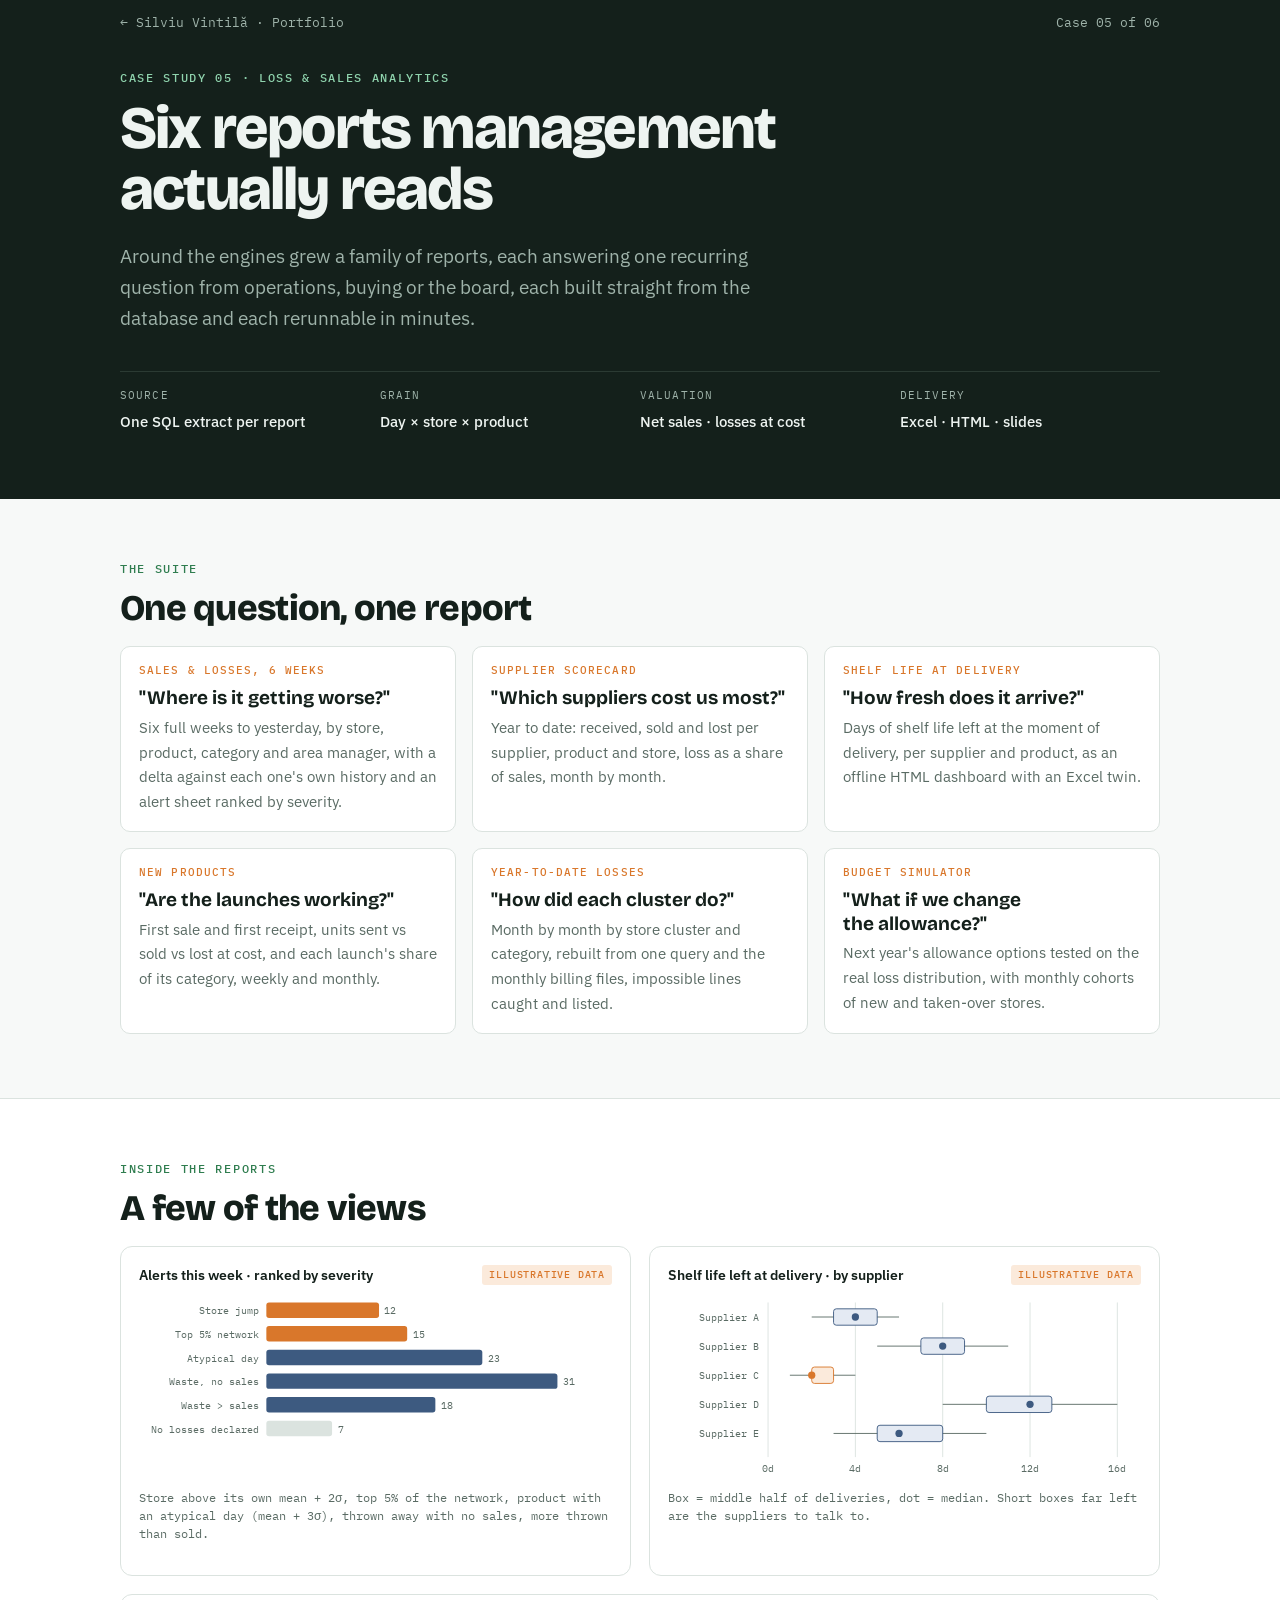
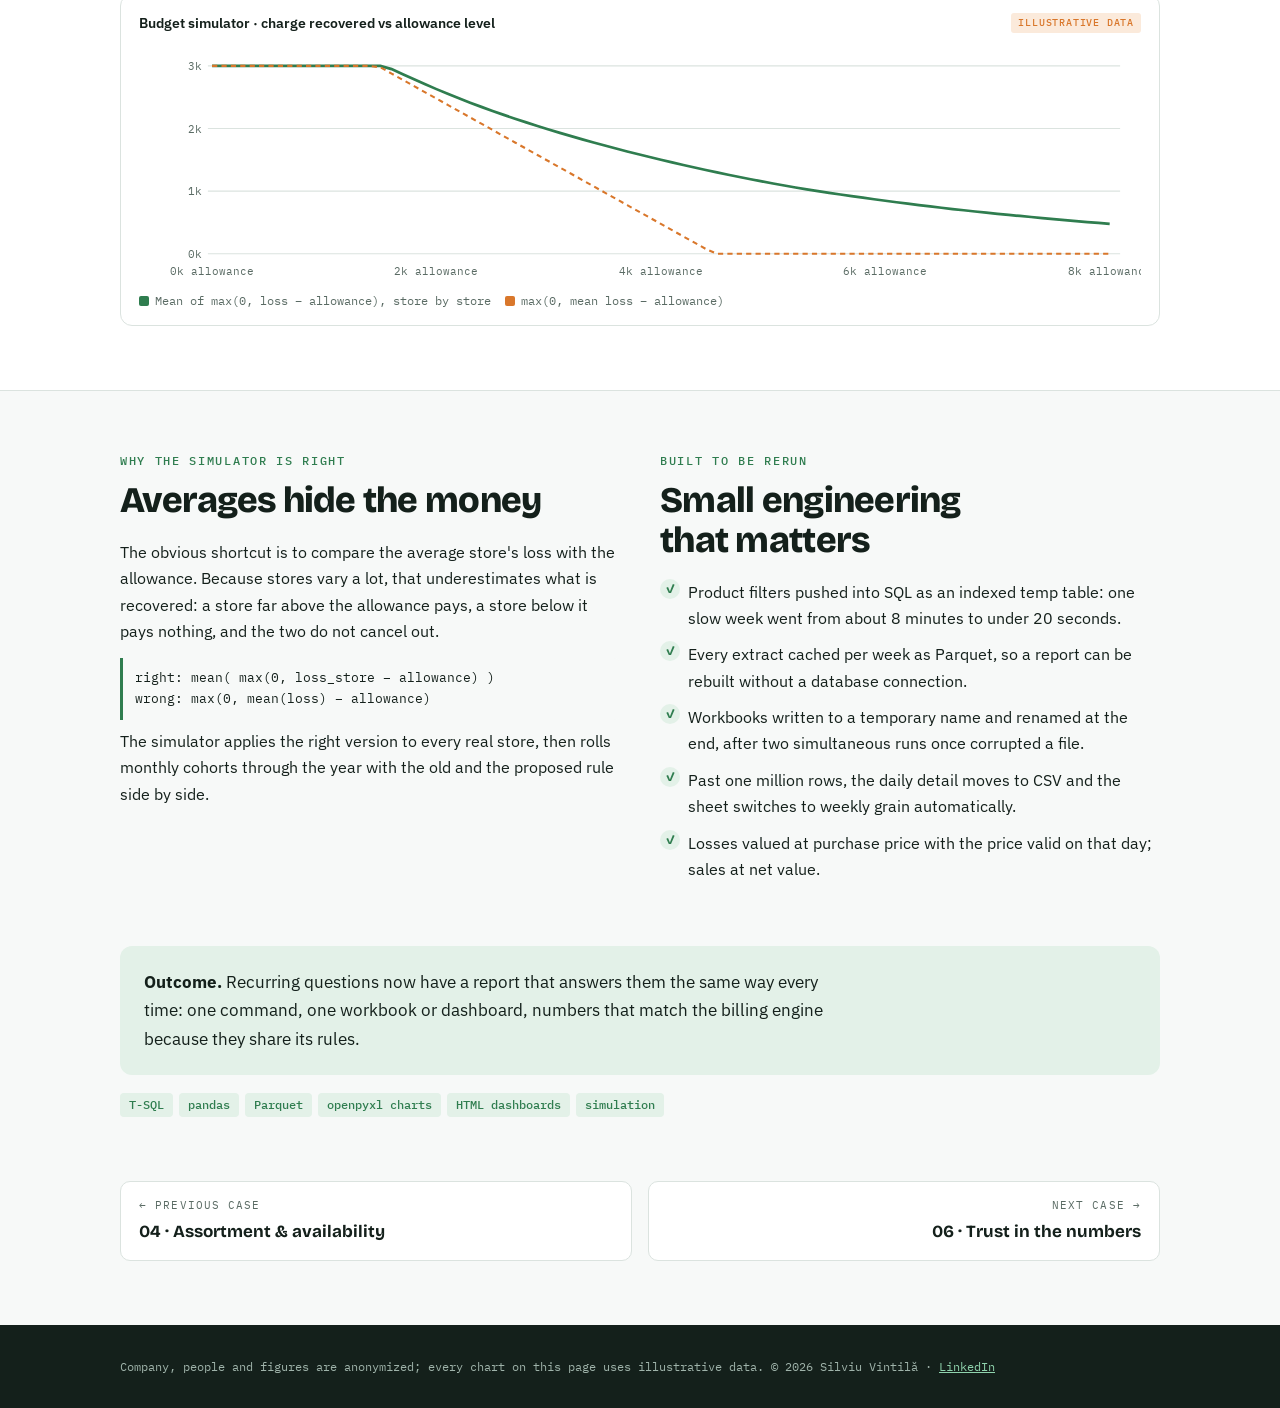
<file: analytics.html>
<!doctype html>
<html lang="en">
<head>
<meta charset="utf-8">
<meta name="viewport" content="width=device-width, initial-scale=1, viewport-fit=cover">
<title>Loss &amp; Sales Analytics · Silviu Vintilă</title>
<meta name="description" content="Case study: a suite of loss and sales reports for management: six-week evolution with ranked alerts, supplier scorecards, shelf life at delivery, new-product reviews and a budget simulator.">
<link rel="stylesheet" href="https://fonts.googleapis.com/css2?family=Bricolage+Grotesque:opsz,wght@12..96,500;12..96,700;12..96,800&family=IBM+Plex+Sans:wght@400;500;600&family=IBM+Plex+Mono:wght@400;500&display=swap">
<link rel="stylesheet" href="case.css">
</head>
<body>
<div class="top"><div class="wrap"><a href="index.html">← Silviu Vintilă · Portfolio</a><span><a href="index.html#work">Case 05 of 06</a></span></div></div>
<header class="band hero">
  <div class="wrap">
    <span class="eyebrow">Case study 05 · Loss &amp; Sales Analytics</span>
    <h1>Six reports management actually reads</h1>
    <p class="lead">Around the engines grew a family of reports, each answering one recurring question from operations, buying or the board, each built straight from the database and each rerunnable in minutes.</p>
    <div class="facts">
      <div><span>Source</span><b>One SQL extract per report</b></div>
      <div><span>Grain</span><b>Day × store × product</b></div>
      <div><span>Valuation</span><b>Net sales · losses at cost</b></div>
      <div><span>Delivery</span><b>Excel · HTML · slides</b></div>
    </div>
  </div>
</header>

<section class="band">
  <div class="wrap">
    <span class="eyebrow">The suite</span>
    <h2>One question, one report</h2>
    <div class="cards three">
      <div class="card"><span class="k">Sales &amp; losses, 6 weeks</span><h3>"Where is it getting worse?"</h3><p>Six full weeks to yesterday, by store, product, category and area manager, with a delta against each one's own history and an alert sheet ranked by severity.</p></div>
      <div class="card"><span class="k">Supplier scorecard</span><h3>"Which suppliers cost us most?"</h3><p>Year to date: received, sold and lost per supplier, product and store, loss as a share of sales, month by month.</p></div>
      <div class="card"><span class="k">Shelf life at delivery</span><h3>"How fresh does it arrive?"</h3><p>Days of shelf life left at the moment of delivery, per supplier and product, as an offline HTML dashboard with an Excel twin.</p></div>
      <div class="card"><span class="k">New products</span><h3>"Are the launches working?"</h3><p>First sale and first receipt, units sent vs sold vs lost at cost, and each launch's share of its category, weekly and monthly.</p></div>
      <div class="card"><span class="k">Year-to-date losses</span><h3>"How did each cluster do?"</h3><p>Month by month by store cluster and category, rebuilt from one query and the monthly billing files, impossible lines caught and listed.</p></div>
      <div class="card"><span class="k">Budget simulator</span><h3>"What if we change the allowance?"</h3><p>Next year's allowance options tested on the real loss distribution, with monthly cohorts of new and taken-over stores.</p></div>
    </div>
  </div>
</section>

<section class="band alt">
  <div class="wrap">
    <span class="eyebrow">Inside the reports</span>
    <h2>A few of the views</h2>
    <div class="dashes">
      <div class="dash">
        <div class="dash-top"><span class="dash-title">Alerts this week · ranked by severity</span><span class="demo">Illustrative data</span></div>
        <svg class="chart" id="c-alerts" viewBox="0 0 520 200" role="img" aria-label="Number of alerts per type"></svg>
        <p class="note">Store above its own mean + 2σ, top 5% of the network, product with an atypical day (mean + 3σ), thrown away with no sales, more thrown than sold.</p>
      </div>
      <div class="dash">
        <div class="dash-top"><span class="dash-title">Shelf life left at delivery · by supplier</span><span class="demo">Illustrative data</span></div>
        <svg class="chart" id="c-bbd" viewBox="0 0 520 200" role="img" aria-label="Range of shelf-life days left at delivery per supplier"></svg>
        <p class="note">Box = middle half of deliveries, dot = median. Short boxes far left are the suppliers to talk to.</p>
      </div>
      <div class="dash wide">
        <div class="dash-top"><span class="dash-title">Budget simulator · charge recovered vs allowance level</span><span class="demo">Illustrative data</span></div>
        <svg class="chart" id="c-budget" viewBox="0 0 960 230" role="img" aria-label="Recovered charge as a function of allowance, two methods"></svg>
        <div class="legend"><span><i style="background: var(--leaf)"></i>Mean of max(0, loss − allowance), store by store</span><span><i style="background: var(--apricot)"></i>max(0, mean loss − allowance)</span></div>
      </div>
    </div>
  </div>
</section>

<section class="band">
  <div class="wrap two">
    <div>
      <span class="eyebrow">Why the simulator is right</span>
      <h2>Averages hide the money</h2>
      <p>The obvious shortcut is to compare the average store's loss with the allowance. Because stores vary a lot, that underestimates what is recovered: a store far above the allowance pays, a store below it pays nothing, and the two do not cancel out.</p>
      <div class="formula">right:  mean( max(0, loss_store − allowance) )<br>wrong:  max(0, mean(loss) − allowance)</div>
      <p>The simulator applies the right version to every real store, then rolls monthly cohorts through the year with the old and the proposed rule side by side.</p>
    </div>
    <div>
      <span class="eyebrow">Built to be rerun</span>
      <h2>Small engineering that matters</h2>
      <ul class="checks">
        <li>Product filters pushed into SQL as an indexed temp table: one slow week went from about 8 minutes to under 20 seconds.</li>
        <li>Every extract cached per week as Parquet, so a report can be rebuilt without a database connection.</li>
        <li>Workbooks written to a temporary name and renamed at the end, after two simultaneous runs once corrupted a file.</li>
        <li>Past one million rows, the daily detail moves to CSV and the sheet switches to weekly grain automatically.</li>
        <li>Losses valued at purchase price with the price valid on that day; sales at net value.</li>
      </ul>
    </div>
  </div>
</section>

<section class="band" style="padding-top: 0">
  <div class="wrap">
    <div class="outcome"><p><b>Outcome.</b> Recurring questions now have a report that answers them the same way every time: one command, one workbook or dashboard, numbers that match the billing engine because they share its rules.</p></div>
    <div class="tags"><span class="tag">T-SQL</span><span class="tag">pandas</span><span class="tag">Parquet</span><span class="tag">openpyxl charts</span><span class="tag">HTML dashboards</span><span class="tag">simulation</span></div>
  </div>
</section>

<section class="band" style="padding-top: 0">
  <div class="wrap pager">
    <a href="assortment.html"><span>← Previous case</span><b>04 · Assortment &amp; availability</b></a>
    <a class="next" href="quality.html"><span>Next case →</span><b>06 · Trust in the numbers</b></a>
  </div>
</section>
<footer class="band foot"><div class="wrap">Company, people and figures are anonymized; every chart on this page uses illustrative data. © 2026 Silviu Vintilă · <a href="https://www.linkedin.com/in/silviu-vintila-85a4991a0/">LinkedIn</a></div></footer>

<script src="case.js"></script>
<script>
Case.charts(function (c, h) {
  h.hbars("c-alerts", [["Store jump", 12, c.apricot], ["Top 5% network", 15, c.apricot], ["Atypical day", 23, c.slate], ["Waste, no sales", 31, c.slate], ["Waste > sales", 18, c.slate], ["No losses declared", 7, c.line]], { labelW: 140 });

  /* box plot */
  var s = h.svg("c-bbd");
  var sup = [["Supplier A", 2, 3, 4, 5, 6], ["Supplier B", 5, 7, 8, 9, 11], ["Supplier C", 1, 2, 2, 3, 4], ["Supplier D", 8, 10, 12, 13, 16], ["Supplier E", 3, 5, 6, 8, 10]];
  var X = function (v) { return 110 + v * 24 };
  [0, 4, 8, 12, 16].forEach(function (v) { h.el("line", { x1: X(v), x2: X(v), y1: 6, y2: 176, stroke: c.line }, s); h.txt(s, X(v), 192, v + "d", "middle") });
  sup.forEach(function (r, k) {
    var y = 22 + k * 32;
    h.txt(s, 100, y + 4, r[0], "end");
    h.el("line", { x1: X(r[1]), x2: X(r[5]), y1: y, y2: y, stroke: c.muted }, s);
    h.el("rect", { x: X(r[2]), y: y - 9, width: X(r[4]) - X(r[2]), height: 18, rx: 3, fill: r[3] <= 3 ? c.apricotSoft : c.slateSoft, stroke: r[3] <= 3 ? c.apricot : c.slate }, s);
    h.el("circle", { cx: X(r[3]), cy: y, r: 4, fill: r[3] <= 3 ? c.apricot : c.slate }, s);
  });

  /* budget curves */
  s = h.svg("c-budget");
  var R = h.rnd(17), losses = [];
  for (var i = 0; i < 400; i++) { var u = R(), v = R(); losses.push(Math.max(0, 3200 * Math.exp(0.75 * Math.sqrt(-2 * Math.log(u + 1e-9)) * Math.cos(6.283 * v)))) }
  var mean = losses.reduce(function (a, b) { return a + b }, 0) / losses.length;
  var BX = function (a) { return 70 + a / 8000 * 860 }, BY = function (v) { return 200 - v / 3000 * 180 };
  [0, 1000, 2000, 3000].forEach(function (v) { h.el("line", { x1: 66, x2: 940, y1: BY(v), y2: BY(v), stroke: c.line }, s); h.txt(s, 60, BY(v) + 4, v / 1000 + "k", "end") });
  [0, 2000, 4000, 6000, 8000].forEach(function (a) { h.txt(s, BX(a), 220, a / 1000 + "k allowance", "middle") });
  var d1 = "", d2 = "";
  for (var a = 0; a <= 8000; a += 100) {
    var right = losses.reduce(function (acc, l) { return acc + Math.max(0, l - a) }, 0) / losses.length;
    var wrong = Math.max(0, mean - a);
    d1 += (a ? "L" : "M") + BX(a) + " " + BY(Math.min(right, 3000));
    d2 += (a ? "L" : "M") + BX(a) + " " + BY(Math.min(wrong, 3000));
  }
  h.el("path", { d: d1, fill: "none", stroke: c.leaf, "stroke-width": 2.6 }, s);
  h.el("path", { d: d2, fill: "none", stroke: c.apricot, "stroke-width": 2, "stroke-dasharray": "5 4" }, s);
});
</script>
</body>
</html>
</file>
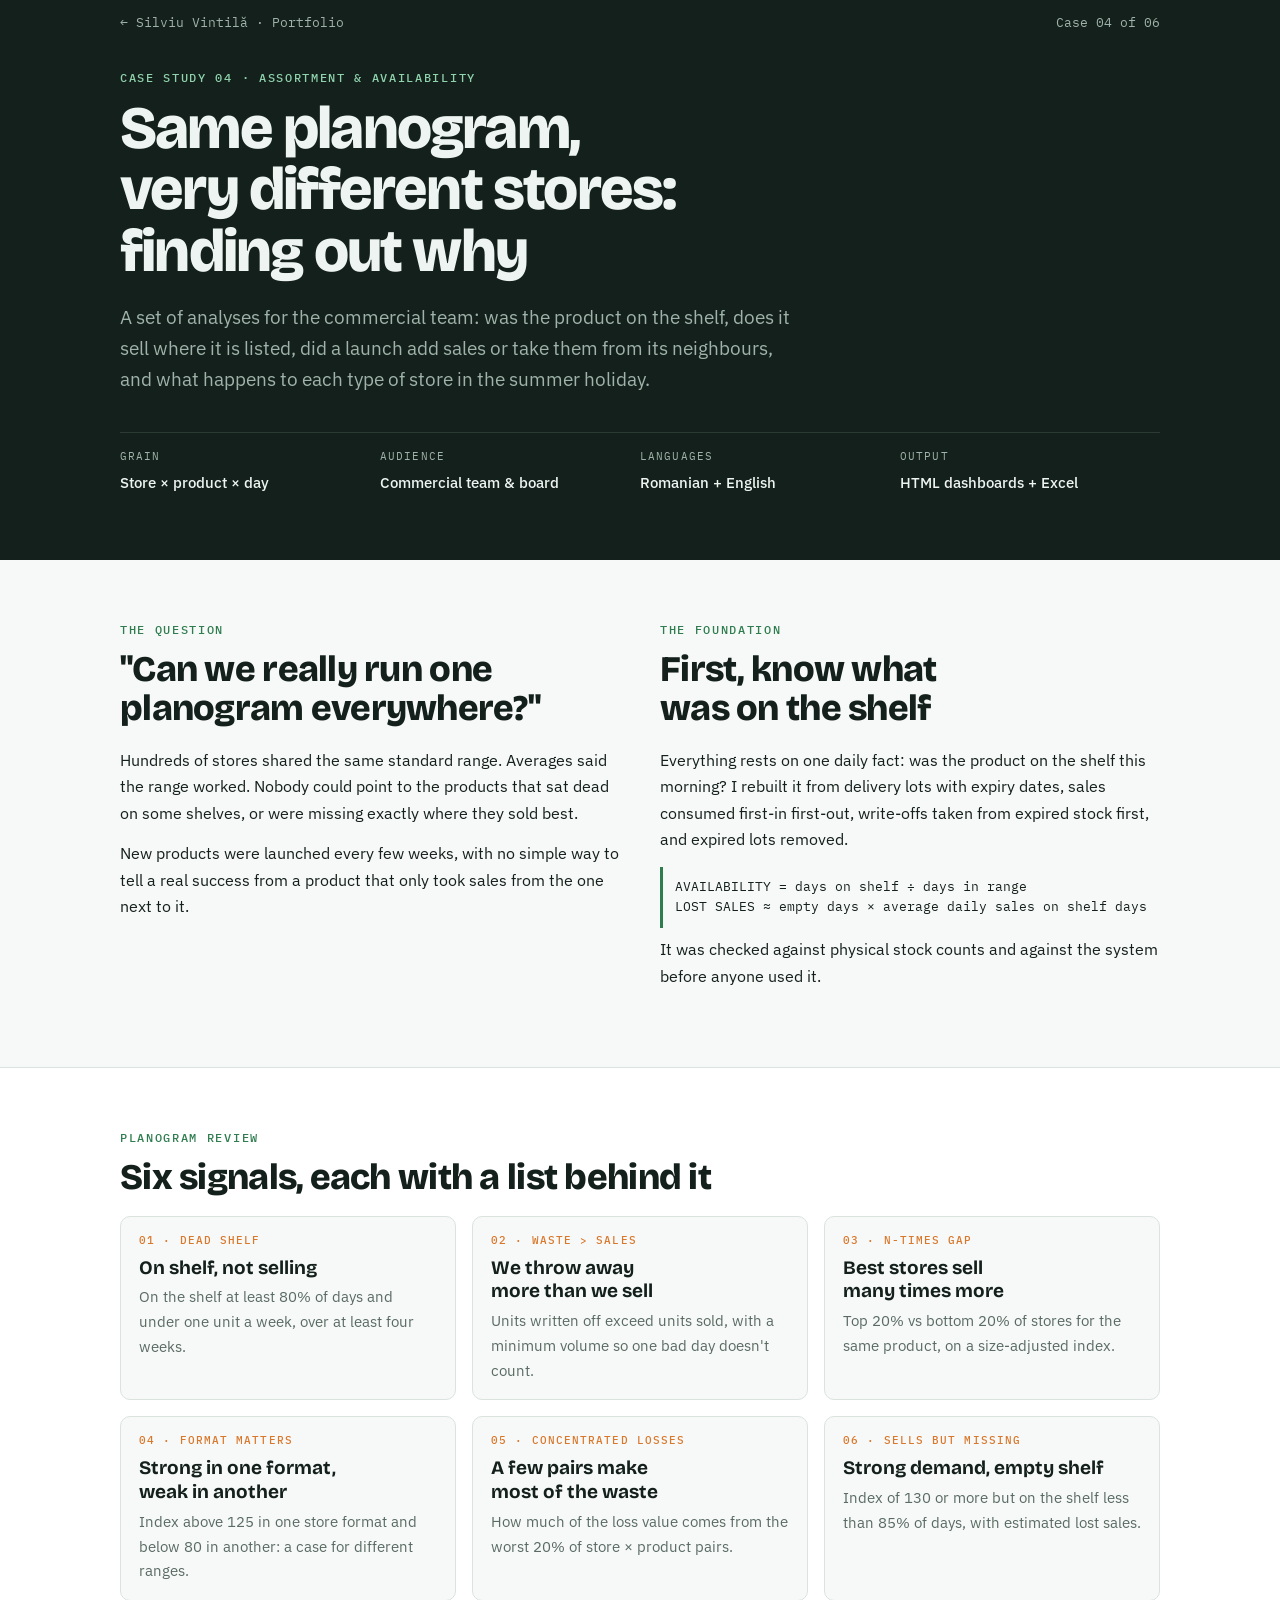
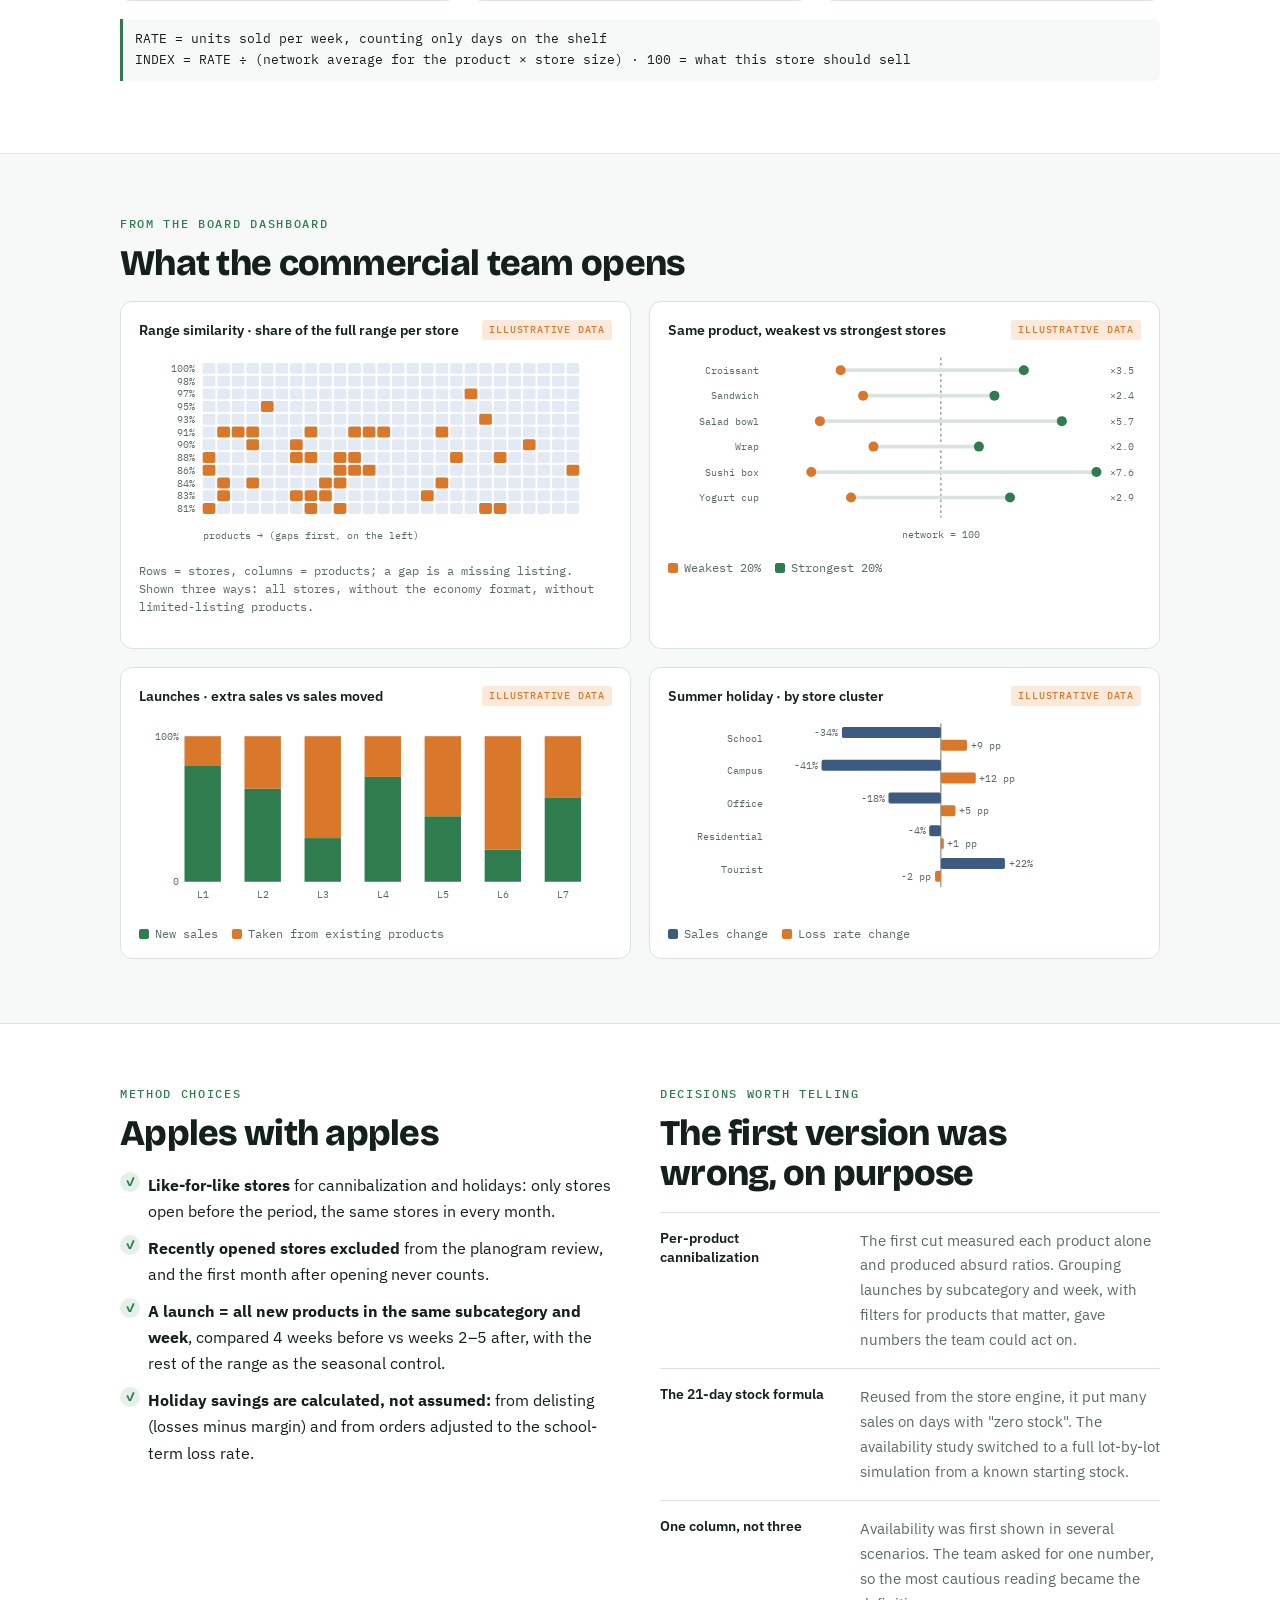
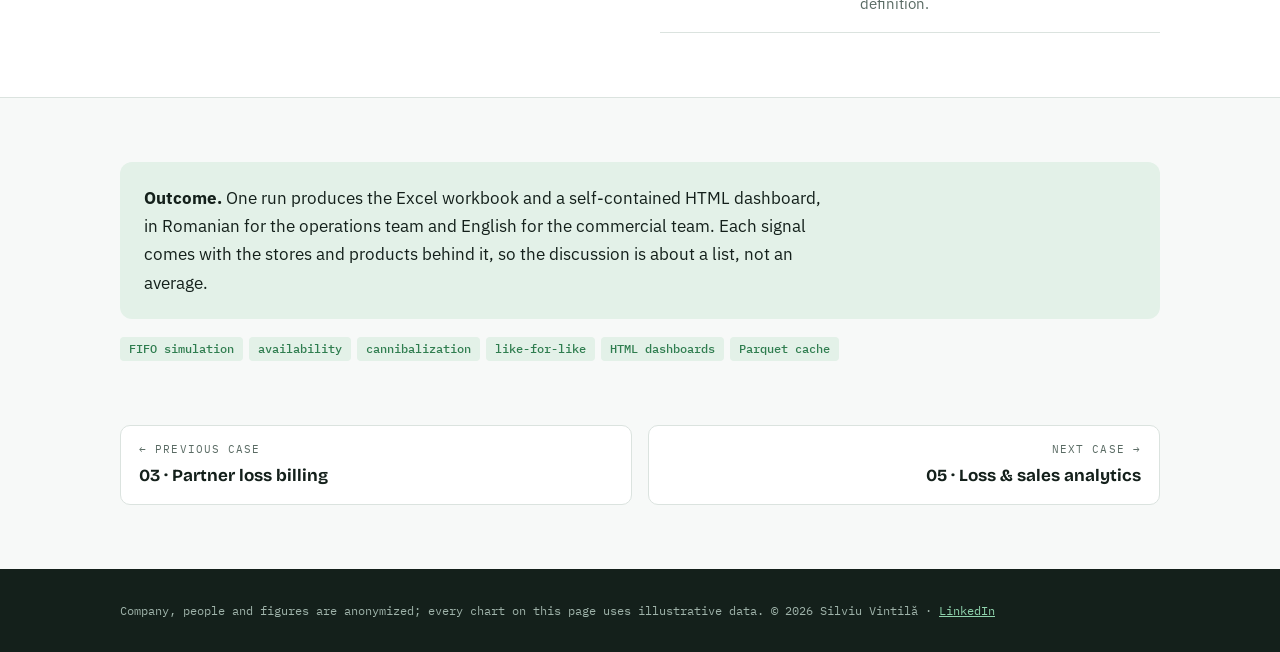
<file: assortment.html>
<!doctype html>
<html lang="en">
<head>
<meta charset="utf-8">
<meta name="viewport" content="width=device-width, initial-scale=1, viewport-fit=cover">
<title>Assortment &amp; Availability · Silviu Vintilă</title>
<meta name="description" content="Case study: shelf availability rebuilt from delivery lots, a planogram review with six automatic signals, new-launch tracking, cannibalization and holiday effects by store cluster.">
<link rel="stylesheet" href="https://fonts.googleapis.com/css2?family=Bricolage+Grotesque:opsz,wght@12..96,500;12..96,700;12..96,800&family=IBM+Plex+Sans:wght@400;500;600&family=IBM+Plex+Mono:wght@400;500&display=swap">
<link rel="stylesheet" href="case.css">
</head>
<body>
<div class="top"><div class="wrap"><a href="index.html">← Silviu Vintilă · Portfolio</a><span><a href="index.html#work">Case 04 of 06</a></span></div></div>
<header class="band hero">
  <div class="wrap">
    <span class="eyebrow">Case study 04 · Assortment &amp; Availability</span>
    <h1>Same planogram, very different stores: finding out why</h1>
    <p class="lead">A set of analyses for the commercial team: was the product on the shelf, does it sell where it is listed, did a launch add sales or take them from its neighbours, and what happens to each type of store in the summer holiday.</p>
    <div class="facts">
      <div><span>Grain</span><b>Store × product × day</b></div>
      <div><span>Audience</span><b>Commercial team &amp; board</b></div>
      <div><span>Languages</span><b>Romanian + English</b></div>
      <div><span>Output</span><b>HTML dashboards + Excel</b></div>
    </div>
  </div>
</header>

<section class="band">
  <div class="wrap two">
    <div>
      <span class="eyebrow">The question</span>
      <h2>"Can we really run one planogram everywhere?"</h2>
      <p>Hundreds of stores shared the same standard range. Averages said the range worked. Nobody could point to the products that sat dead on some shelves, or were missing exactly where they sold best.</p>
      <p>New products were launched every few weeks, with no simple way to tell a real success from a product that only took sales from the one next to it.</p>
    </div>
    <div>
      <span class="eyebrow">The foundation</span>
      <h2>First, know what was on the shelf</h2>
      <p>Everything rests on one daily fact: was the product on the shelf this morning? I rebuilt it from delivery lots with expiry dates, sales consumed first-in first-out, write-offs taken from expired stock first, and expired lots removed.</p>
      <div class="formula">AVAILABILITY = days on shelf ÷ days in range<br>LOST SALES ≈ empty days × average daily sales on shelf days</div>
      <p>It was checked against physical stock counts and against the system before anyone used it.</p>
    </div>
  </div>
</section>

<section class="band alt">
  <div class="wrap">
    <span class="eyebrow">Planogram review</span>
    <h2>Six signals, each with a list behind it</h2>
    <div class="cards three">
      <div class="card"><span class="k">01 · Dead shelf</span><h3>On shelf, not selling</h3><p>On the shelf at least 80% of days and under one unit a week, over at least four weeks.</p></div>
      <div class="card"><span class="k">02 · Waste &gt; sales</span><h3>We throw away more than we sell</h3><p>Units written off exceed units sold, with a minimum volume so one bad day doesn't count.</p></div>
      <div class="card"><span class="k">03 · N-times gap</span><h3>Best stores sell many times more</h3><p>Top 20% vs bottom 20% of stores for the same product, on a size-adjusted index.</p></div>
      <div class="card"><span class="k">04 · Format matters</span><h3>Strong in one format, weak in another</h3><p>Index above 125 in one store format and below 80 in another: a case for different ranges.</p></div>
      <div class="card"><span class="k">05 · Concentrated losses</span><h3>A few pairs make most of the waste</h3><p>How much of the loss value comes from the worst 20% of store × product pairs.</p></div>
      <div class="card"><span class="k">06 · Sells but missing</span><h3>Strong demand, empty shelf</h3><p>Index of 130 or more but on the shelf less than 85% of days, with estimated lost sales.</p></div>
    </div>
    <div class="formula" style="margin-top: 18px">RATE = units sold per week, counting only days on the shelf<br>INDEX = RATE ÷ (network average for the product × store size) · 100 = what this store should sell</div>
  </div>
</section>

<section class="band">
  <div class="wrap">
    <span class="eyebrow">From the board dashboard</span>
    <h2>What the commercial team opens</h2>
    <div class="dashes">
      <div class="dash">
        <div class="dash-top"><span class="dash-title">Range similarity · share of the full range per store</span><span class="demo">Illustrative data</span></div>
        <svg class="chart" id="c-sim" viewBox="0 0 520 220" role="img" aria-label="Grid of stores by products showing which products each store carries"></svg>
        <p class="note">Rows = stores, columns = products; a gap is a missing listing. Shown three ways: all stores, without the economy format, without limited-listing products.</p>
      </div>
      <div class="dash">
        <div class="dash-top"><span class="dash-title">Same product, weakest vs strongest stores</span><span class="demo">Illustrative data</span></div>
        <svg class="chart" id="c-gap" viewBox="0 0 520 220" role="img" aria-label="Index of weakest and strongest stores per product"></svg>
        <div class="legend"><span><i style="background: var(--apricot)"></i>Weakest 20%</span><span><i style="background: var(--leaf)"></i>Strongest 20%</span></div>
      </div>
      <div class="dash">
        <div class="dash-top"><span class="dash-title">Launches · extra sales vs sales moved</span><span class="demo">Illustrative data</span></div>
        <svg class="chart" id="c-cannib" viewBox="0 0 520 220" role="img" aria-label="Incremental versus cannibalized sales per launch"></svg>
        <div class="legend"><span><i style="background: var(--leaf)"></i>New sales</span><span><i style="background: var(--apricot)"></i>Taken from existing products</span></div>
      </div>
      <div class="dash">
        <div class="dash-top"><span class="dash-title">Summer holiday · by store cluster</span><span class="demo">Illustrative data</span></div>
        <svg class="chart" id="c-summer" viewBox="0 0 520 220" role="img" aria-label="Sales and loss change in the summer holiday by cluster"></svg>
        <div class="legend"><span><i style="background: var(--slate)"></i>Sales change</span><span><i style="background: var(--apricot)"></i>Loss rate change</span></div>
      </div>
    </div>
  </div>
</section>

<section class="band alt">
  <div class="wrap two">
    <div>
      <span class="eyebrow">Method choices</span>
      <h2>Apples with apples</h2>
      <ul class="checks">
        <li><b>Like-for-like stores</b> for cannibalization and holidays: only stores open before the period, the same stores in every month.</li>
        <li><b>Recently opened stores excluded</b> from the planogram review, and the first month after opening never counts.</li>
        <li><b>A launch = all new products in the same subcategory and week</b>, compared 4 weeks before vs weeks 2–5 after, with the rest of the range as the seasonal control.</li>
        <li><b>Holiday savings are calculated, not assumed:</b> from delisting (losses minus margin) and from orders adjusted to the school-term loss rate.</li>
      </ul>
    </div>
    <div>
      <span class="eyebrow">Decisions worth telling</span>
      <h2>The first version was wrong, on purpose</h2>
      <div class="log">
        <div><b>Per-product cannibalization</b><p>The first cut measured each product alone and produced absurd ratios. Grouping launches by subcategory and week, with filters for products that matter, gave numbers the team could act on.</p></div>
        <div><b>The 21-day stock formula</b><p>Reused from the store engine, it put many sales on days with "zero stock". The availability study switched to a full lot-by-lot simulation from a known starting stock.</p></div>
        <div><b>One column, not three</b><p>Availability was first shown in several scenarios. The team asked for one number, so the most cautious reading became the definition.</p></div>
      </div>
    </div>
  </div>
</section>

<section class="band">
  <div class="wrap">
    <div class="outcome"><p><b>Outcome.</b> One run produces the Excel workbook and a self-contained HTML dashboard, in Romanian for the operations team and English for the commercial team. Each signal comes with the stores and products behind it, so the discussion is about a list, not an average.</p></div>
    <div class="tags"><span class="tag">FIFO simulation</span><span class="tag">availability</span><span class="tag">cannibalization</span><span class="tag">like-for-like</span><span class="tag">HTML dashboards</span><span class="tag">Parquet cache</span></div>
  </div>
</section>

<section class="band" style="padding-top: 0">
  <div class="wrap pager">
    <a href="billing.html"><span>← Previous case</span><b>03 · Partner loss billing</b></a>
    <a class="next" href="analytics.html"><span>Next case →</span><b>05 · Loss &amp; sales analytics</b></a>
  </div>
</section>
<footer class="band foot"><div class="wrap">Company, people and figures are anonymized; every chart on this page uses illustrative data. © 2026 Silviu Vintilă · <a href="https://www.linkedin.com/in/silviu-vintila-85a4991a0/">LinkedIn</a></div></footer>

<script src="case.js"></script>
<script>
Case.charts(function (c, h) {
  /* similarity grid */
  var s = h.svg("c-sim"), R = h.rnd(3), rows = 12, cols = 26, cw = 16, chh = 14;
  for (var i = 0; i < rows; i++) {
    var miss = i / rows * 0.35;
    for (var j = 0; j < cols; j++) {
      var has = R() > miss * (1 - j / cols * 0.8);
      h.el("rect", { x: 70 + j * cw, y: 12 + i * chh, width: cw - 2, height: chh - 2, rx: 2, fill: has ? c.slateSoft : c.apricot }, s);
    }
    h.txt(s, 62, 22 + i * chh, Math.round(100 - miss * 60) + "%", "end");
  }
  h.txt(s, 70, 206, "products →   (gaps first, on the left)", "start");

  /* dumbbell */
  s = h.svg("c-gap");
  var gap = [["Croissant", 42, 148], ["Sandwich", 55, 131], ["Salad bowl", 30, 170], ["Wrap", 61, 122], ["Sushi box", 25, 190], ["Yogurt cup", 48, 140]];
  var GX = function (v) { return 110 + v * 1.9 };
  h.el("line", { x1: GX(100), x2: GX(100), y1: 6, y2: 182, stroke: c.muted, "stroke-dasharray": "3 3" }, s);
  h.txt(s, GX(100), 204, "network = 100", "middle");
  gap.forEach(function (g, k) {
    var y = 20 + k * 28;
    h.txt(s, 100, y + 4, g[0], "end");
    h.el("line", { x1: GX(g[1]), x2: GX(g[2]), y1: y, y2: y, stroke: c.line, "stroke-width": 4, "stroke-linecap": "round" }, s);
    h.el("circle", { cx: GX(g[1]), cy: y, r: 5.5, fill: c.apricot }, s);
    h.el("circle", { cx: GX(g[2]), cy: y, r: 5.5, fill: c.leaf }, s);
    h.txt(s, 512, y + 4, "×" + (g[2] / g[1]).toFixed(1), "end", c.ink);
  });

  /* cannibalization stacked */
  s = h.svg("c-cannib");
  var L = [["L1", 80, 20], ["L2", 64, 36], ["L3", 30, 70], ["L4", 72, 28], ["L5", 45, 55], ["L6", 22, 78], ["L7", 58, 42]];
  L.forEach(function (r, k) {
    var x = 50 + k * 66, y = 180;
    h.el("rect", { x: x, y: y - r[1] * 1.6, width: 40, height: r[1] * 1.6, fill: c.leaf }, s);
    h.el("rect", { x: x, y: y - 160, width: 40, height: r[2] * 1.6, fill: c.apricot }, s);
    h.txt(s, x + 20, 198, r[0], "middle");
  });
  h.txt(s, 44, 24, "100%", "end"); h.txt(s, 44, 184, "0", "end");

  /* summer by cluster: diverging pairs */
  s = h.svg("c-summer");
  var cl = [["School", -34, 9], ["Campus", -41, 12], ["Office", -18, 5], ["Residential", -4, 1], ["Tourist", 22, -2]];
  var ZX = 300, SC = 3.2;
  h.el("line", { x1: ZX, x2: ZX, y1: 6, y2: 186, stroke: c.muted }, s);
  cl.forEach(function (r, k) {
    var y = 10 + k * 36;
    h.txt(s, 104, y + 16, r[0], "end");
    [[r[1], c.slate, 0], [r[2], c.apricot, 14]].forEach(function (p) {
      var w = Math.abs(p[0]) * SC, x = p[0] < 0 ? ZX - w : ZX;
      h.el("rect", { x: x, y: y + p[2], width: w, height: 12, rx: 2, fill: p[1] }, s);
      h.txt(s, p[0] < 0 ? x - 4 : x + w + 4, y + p[2] + 10, (p[0] > 0 ? "+" : "") + p[0] + (p[2] ? " pp" : "%"), p[0] < 0 ? "end" : "start", c.ink);
    });
  });
});
</script>
</body>
</html>
</file>
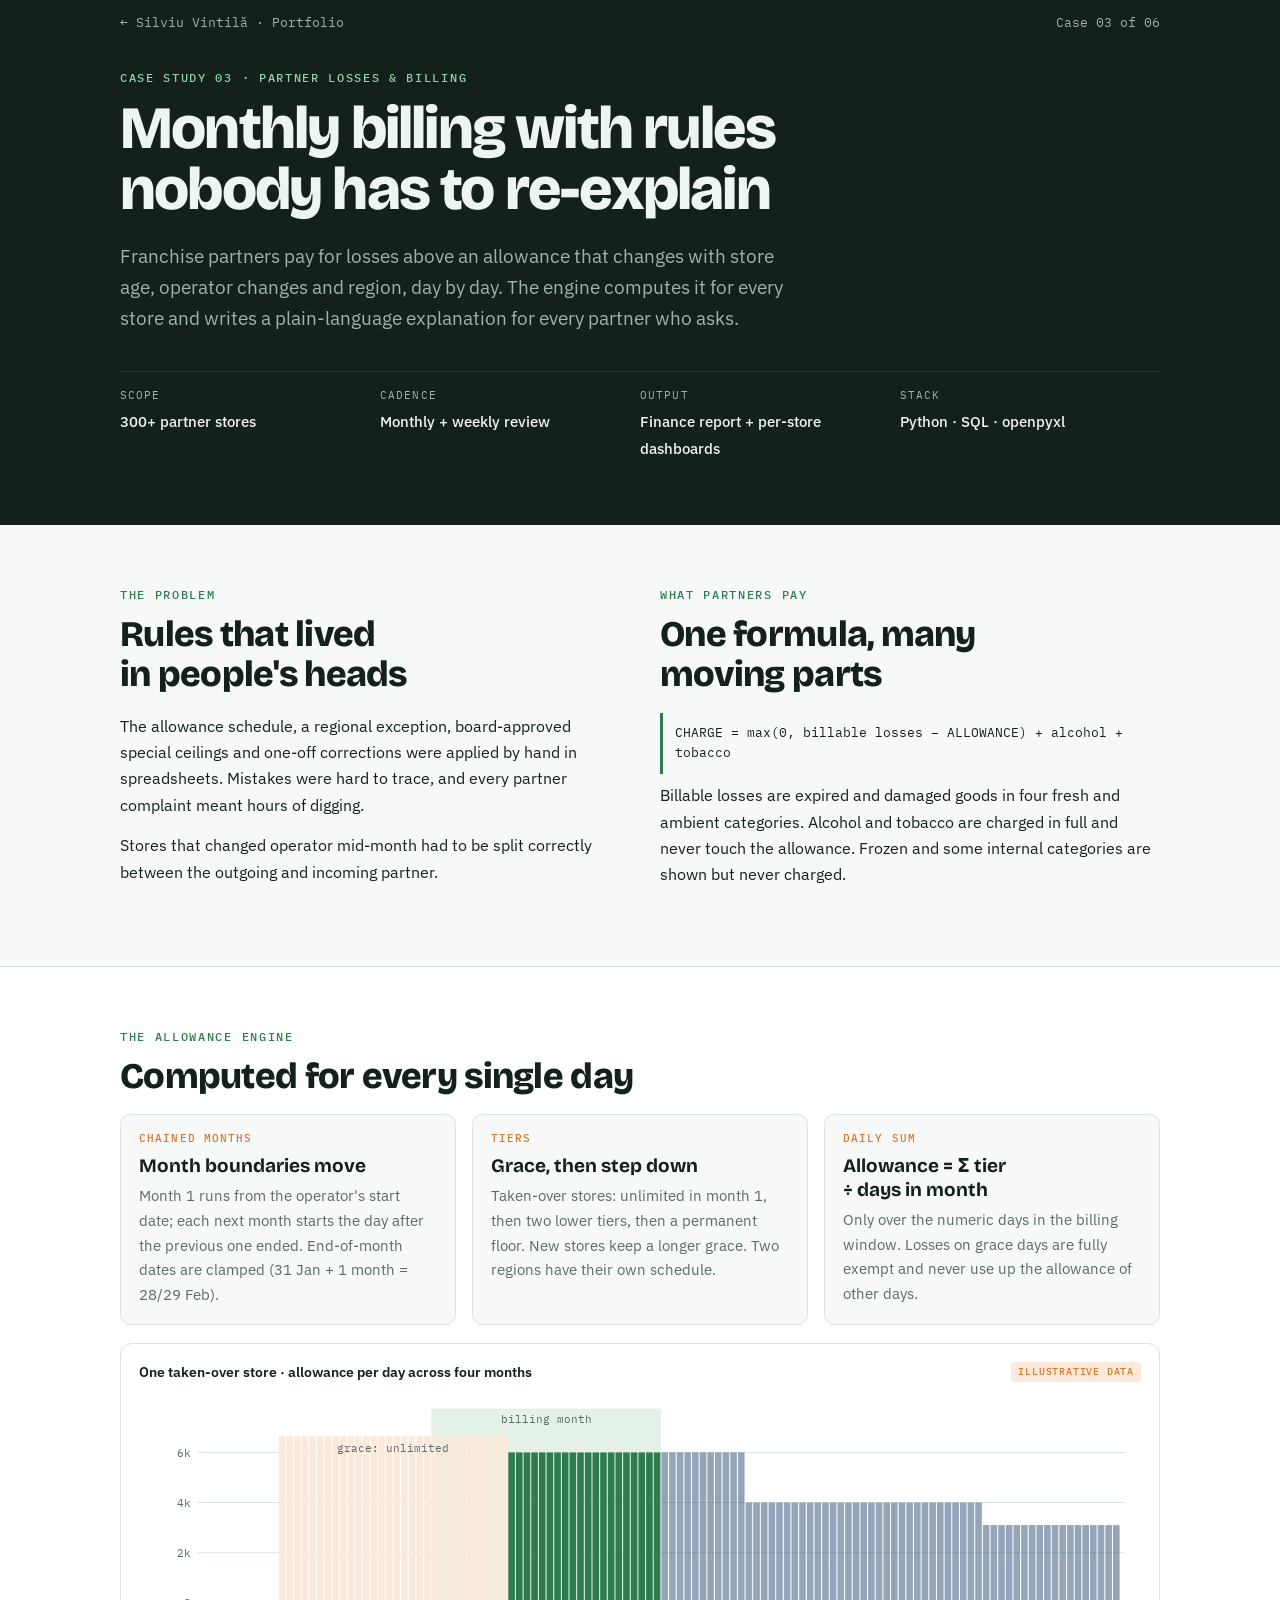
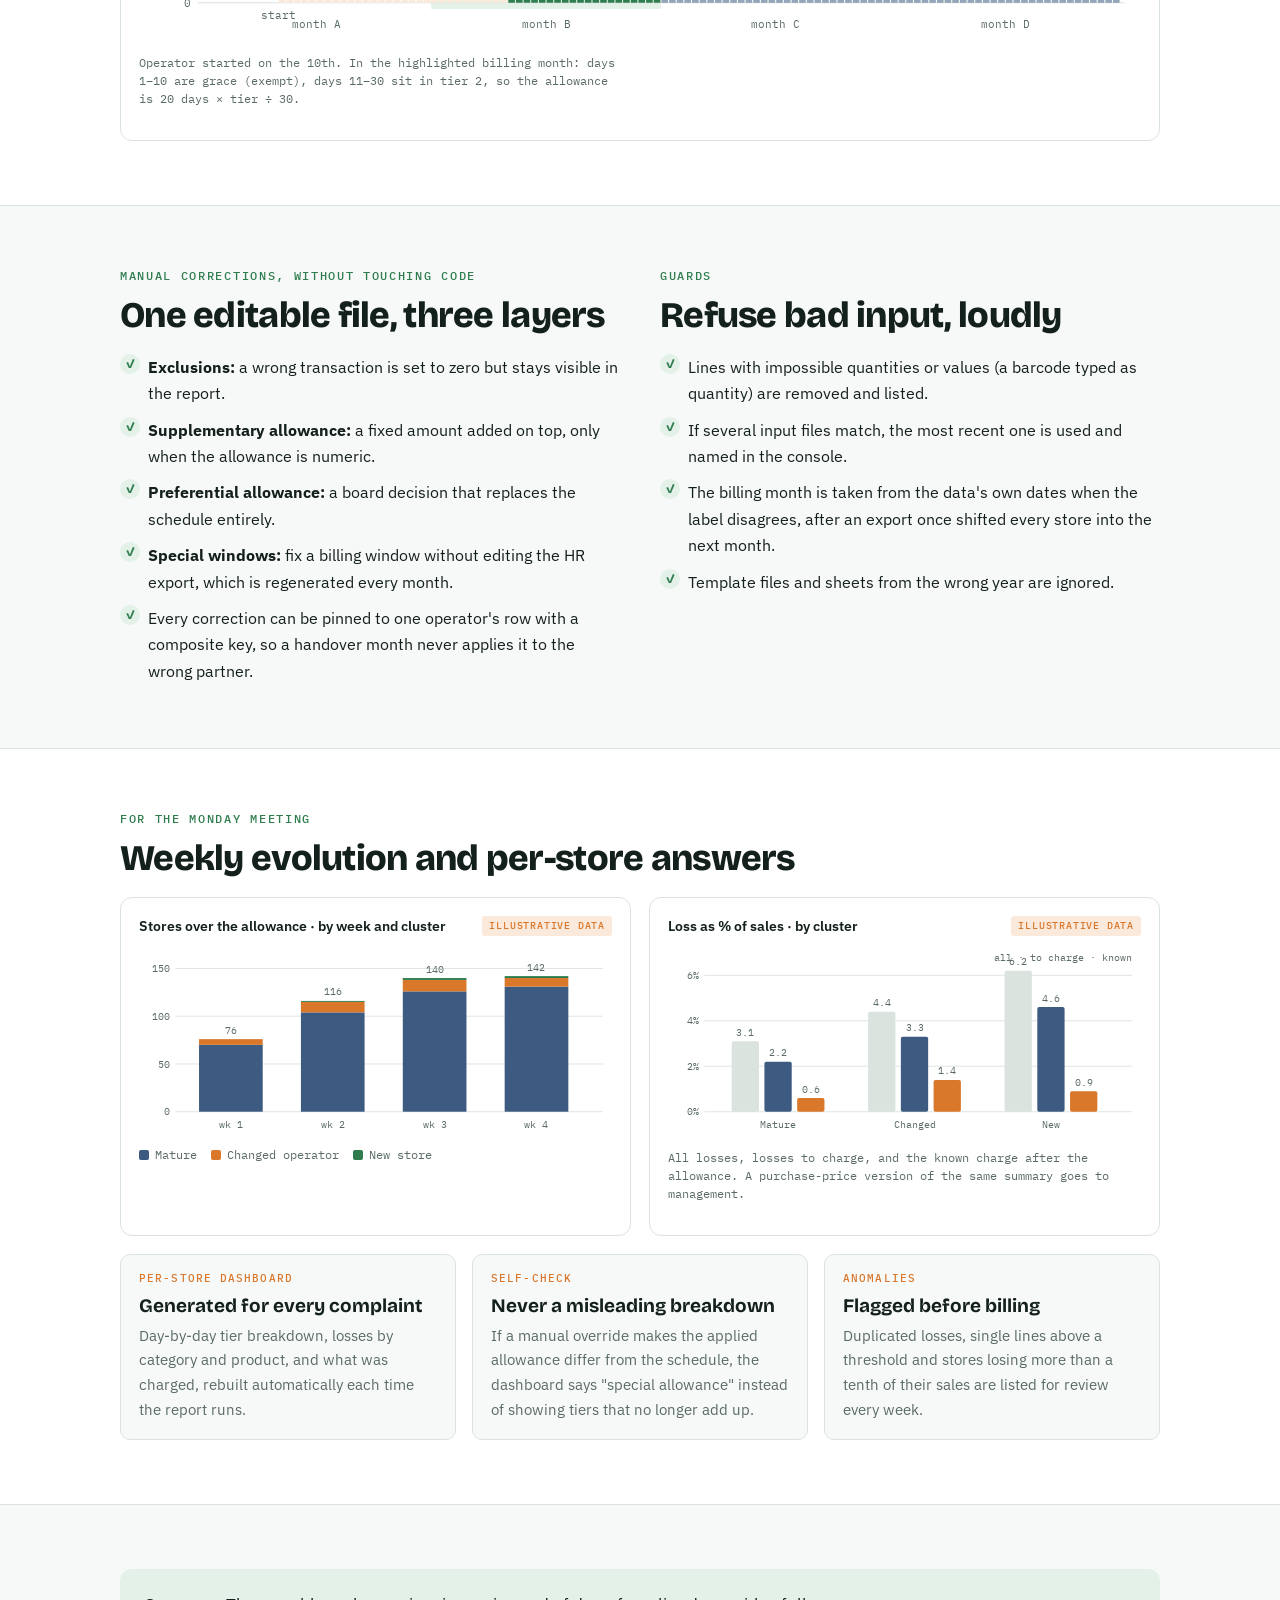
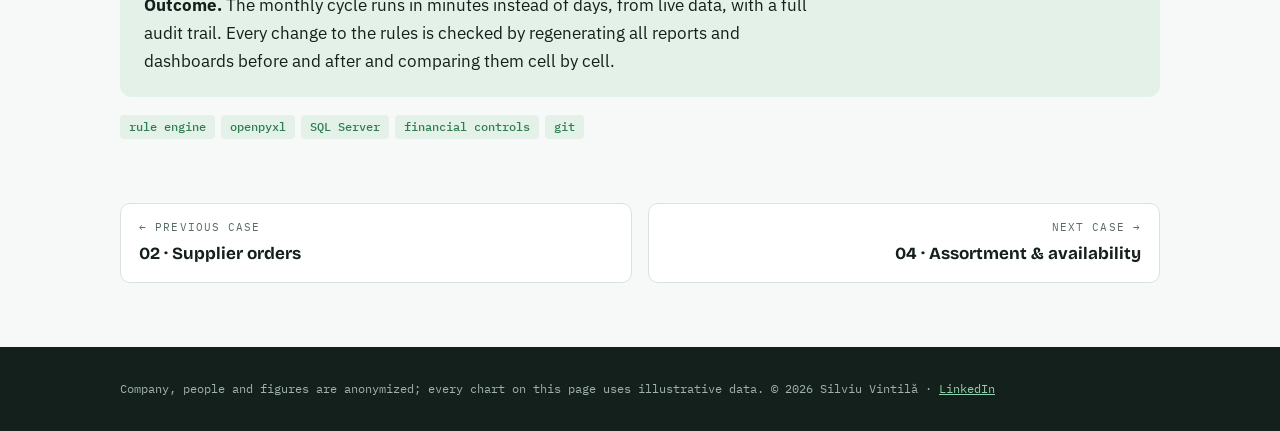
<file: billing.html>
<!doctype html>
<html lang="en">
<head>
<meta charset="utf-8">
<meta name="viewport" content="width=device-width, initial-scale=1, viewport-fit=cover">
<title>Partner Loss Billing · Silviu Vintilă</title>
<meta name="description" content="Case study: monthly partner loss billing with a day-by-day allowance engine, layered manual overrides and per-store explanations generated for every dispute.">
<link rel="stylesheet" href="https://fonts.googleapis.com/css2?family=Bricolage+Grotesque:opsz,wght@12..96,500;12..96,700;12..96,800&family=IBM+Plex+Sans:wght@400;500;600&family=IBM+Plex+Mono:wght@400;500&display=swap">
<link rel="stylesheet" href="case.css">
</head>
<body>
<div class="top"><div class="wrap"><a href="index.html">← Silviu Vintilă · Portfolio</a><span><a href="index.html#work">Case 03 of 06</a></span></div></div>
<header class="band hero">
  <div class="wrap">
    <span class="eyebrow">Case study 03 · Partner Losses &amp; Billing</span>
    <h1>Monthly billing with rules nobody has to re-explain</h1>
    <p class="lead">Franchise partners pay for losses above an allowance that changes with store age, operator changes and region, day by day. The engine computes it for every store and writes a plain-language explanation for every partner who asks.</p>
    <div class="facts">
      <div><span>Scope</span><b>300+ partner stores</b></div>
      <div><span>Cadence</span><b>Monthly + weekly review</b></div>
      <div><span>Output</span><b>Finance report + per-store dashboards</b></div>
      <div><span>Stack</span><b>Python · SQL · openpyxl</b></div>
    </div>
  </div>
</header>

<section class="band">
  <div class="wrap two">
    <div>
      <span class="eyebrow">The problem</span>
      <h2>Rules that lived in people's heads</h2>
      <p>The allowance schedule, a regional exception, board-approved special ceilings and one-off corrections were applied by hand in spreadsheets. Mistakes were hard to trace, and every partner complaint meant hours of digging.</p>
      <p>Stores that changed operator mid-month had to be split correctly between the outgoing and incoming partner.</p>
    </div>
    <div>
      <span class="eyebrow">What partners pay</span>
      <h2>One formula, many moving parts</h2>
      <div class="formula">CHARGE = max(0, billable losses − ALLOWANCE) + alcohol + tobacco</div>
      <p>Billable losses are expired and damaged goods in four fresh and ambient categories. Alcohol and tobacco are charged in full and never touch the allowance. Frozen and some internal categories are shown but never charged.</p>
    </div>
  </div>
</section>

<section class="band alt">
  <div class="wrap">
    <span class="eyebrow">The allowance engine</span>
    <h2>Computed for every single day</h2>
    <div class="cards three">
      <div class="card"><span class="k">Chained months</span><h3>Month boundaries move</h3><p>Month 1 runs from the operator's start date; each next month starts the day after the previous one ended. End-of-month dates are clamped (31 Jan + 1 month = 28/29 Feb).</p></div>
      <div class="card"><span class="k">Tiers</span><h3>Grace, then step down</h3><p>Taken-over stores: unlimited in month 1, then two lower tiers, then a permanent floor. New stores keep a longer grace. Two regions have their own schedule.</p></div>
      <div class="card"><span class="k">Daily sum</span><h3>Allowance = Σ tier ÷ days in month</h3><p>Only over the numeric days in the billing window. Losses on grace days are fully exempt and never use up the allowance of other days.</p></div>
    </div>
    <div class="dash" style="margin-top: 18px">
      <div class="dash-top"><span class="dash-title">One taken-over store · allowance per day across four months</span><span class="demo">Illustrative data</span></div>
      <svg class="chart" id="c-tier" viewBox="0 0 960 240" role="img" aria-label="Daily allowance tiers with the billing month highlighted"></svg>
      <p class="note">Operator started on the 10th. In the highlighted billing month: days 1–10 are grace (exempt), days 11–30 sit in tier 2, so the allowance is 20 days × tier ÷ 30.</p>
    </div>
  </div>
</section>

<section class="band">
  <div class="wrap two">
    <div>
      <span class="eyebrow">Manual corrections, without touching code</span>
      <h2>One editable file, three layers</h2>
      <ul class="checks">
        <li><b>Exclusions:</b> a wrong transaction is set to zero but stays visible in the report.</li>
        <li><b>Supplementary allowance:</b> a fixed amount added on top, only when the allowance is numeric.</li>
        <li><b>Preferential allowance:</b> a board decision that replaces the schedule entirely.</li>
        <li><b>Special windows:</b> fix a billing window without editing the HR export, which is regenerated every month.</li>
        <li>Every correction can be pinned to one operator's row with a composite key, so a handover month never applies it to the wrong partner.</li>
      </ul>
    </div>
    <div>
      <span class="eyebrow">Guards</span>
      <h2>Refuse bad input, loudly</h2>
      <ul class="checks">
        <li>Lines with impossible quantities or values (a barcode typed as quantity) are removed and listed.</li>
        <li>If several input files match, the most recent one is used and named in the console.</li>
        <li>The billing month is taken from the data's own dates when the label disagrees, after an export once shifted every store into the next month.</li>
        <li>Template files and sheets from the wrong year are ignored.</li>
      </ul>
    </div>
  </div>
</section>

<section class="band alt">
  <div class="wrap">
    <span class="eyebrow">For the Monday meeting</span>
    <h2>Weekly evolution and per-store answers</h2>
    <div class="dashes">
      <div class="dash">
        <div class="dash-top"><span class="dash-title">Stores over the allowance · by week and cluster</span><span class="demo">Illustrative data</span></div>
        <svg class="chart" id="c-weeks" viewBox="0 0 520 210" role="img" aria-label="Stores over the allowance by week and cluster"></svg>
        <div class="legend"><span><i style="background: var(--slate)"></i>Mature</span><span><i style="background: var(--apricot)"></i>Changed operator</span><span><i style="background: var(--leaf)"></i>New store</span></div>
      </div>
      <div class="dash">
        <div class="dash-top"><span class="dash-title">Loss as % of sales · by cluster</span><span class="demo">Illustrative data</span></div>
        <svg class="chart" id="c-pct" viewBox="0 0 520 210" role="img" aria-label="Loss as share of sales by cluster"></svg>
        <p class="note">All losses, losses to charge, and the known charge after the allowance. A purchase-price version of the same summary goes to management.</p>
      </div>
    </div>
    <div class="cards three" style="margin-top: 18px">
      <div class="card"><span class="k">Per-store dashboard</span><h3>Generated for every complaint</h3><p>Day-by-day tier breakdown, losses by category and product, and what was charged, rebuilt automatically each time the report runs.</p></div>
      <div class="card"><span class="k">Self-check</span><h3>Never a misleading breakdown</h3><p>If a manual override makes the applied allowance differ from the schedule, the dashboard says "special allowance" instead of showing tiers that no longer add up.</p></div>
      <div class="card"><span class="k">Anomalies</span><h3>Flagged before billing</h3><p>Duplicated losses, single lines above a threshold and stores losing more than a tenth of their sales are listed for review every week.</p></div>
    </div>
  </div>
</section>

<section class="band">
  <div class="wrap">
    <div class="outcome"><p><b>Outcome.</b> The monthly cycle runs in minutes instead of days, from live data, with a full audit trail. Every change to the rules is checked by regenerating all reports and dashboards before and after and comparing them cell by cell.</p></div>
    <div class="tags"><span class="tag">rule engine</span><span class="tag">openpyxl</span><span class="tag">SQL Server</span><span class="tag">financial controls</span><span class="tag">git</span></div>
  </div>
</section>

<section class="band" style="padding-top: 0">
  <div class="wrap pager">
    <a href="ordering.html"><span>← Previous case</span><b>02 · Supplier orders</b></a>
    <a class="next" href="assortment.html"><span>Next case →</span><b>04 · Assortment &amp; availability</b></a>
  </div>
</section>
<footer class="band foot"><div class="wrap">Company, people and figures are anonymized; every chart on this page uses illustrative data. © 2026 Silviu Vintilă · <a href="https://www.linkedin.com/in/silviu-vintila-85a4991a0/">LinkedIn</a></div></footer>

<script src="case.js"></script>
<script>
Case.charts(function (c, h) {
  /* tier timeline: 4 months x 30 days; operator start on day 10 of month 0 */
  var s = h.svg("c-tier");
  var D = 120, X = function (d) { return 60 + d * (880 / D) }, Y = function (v) { return 200 - v * 0.024 };
  var tier = function (d) { if (d < 10) return null; if (d < 40) return "U"; if (d < 71) return 6000; if (d < 102) return 4000; return 3100 };
  h.el("rect", { x: X(30), y: 14, width: X(60) - X(30), height: 192, fill: c.leafSoft }, s);
  h.txt(s, X(45), 28, "billing month", "middle", c.leaf);
  [0, 2000, 4000, 6000].forEach(function (v) { h.el("line", { x1: 56, x2: 944, y1: Y(v), y2: Y(v), stroke: c.line }, s); h.txt(s, 50, Y(v) + 4, v ? v / 1000 + "k" : "0", "end") });
  for (var d = 0; d < D; d++) {
    var t = tier(d), x = X(d) + 0.5, w = 880 / D - 1;
    if (t === null) continue;
    if (t === "U") h.el("rect", { x: x, y: 40, width: w, height: 160, fill: c.apricotSoft }, s);
    else h.el("rect", { x: x, y: Y(t), width: w, height: 200 - Y(t), fill: d >= 30 && d < 60 ? c.leaf : c.slate, "fill-opacity": d >= 30 && d < 60 ? 1 : 0.55 }, s);
  }
  h.txt(s, X(25), 56, "grace: unlimited", "middle", c.apricot);
  ["month A", "month B", "month C", "month D"].forEach(function (m, k) { h.txt(s, X(k * 30 + 15), 224, m, "middle") });
  h.txt(s, X(10), 216, "start", "middle", c.ink);

  /* weekly stacked */
  s = h.svg("c-weeks");
  var wk = [[70, 6, 0], [104, 11, 1], [126, 12, 2], [131, 9, 2]], lab = ["wk 1", "wk 2", "wk 3", "wk 4"];
  [0, 50, 100, 150].forEach(function (v) { h.el("line", { x1: 40, x2: 510, y1: 180 - v * 1.05, y2: 180 - v * 1.05, stroke: c.line }, s); h.txt(s, 34, 184 - v * 1.05, v, "end") });
  wk.forEach(function (w, k) {
    var x = 66 + k * 112, y = 180;
    [[w[0], c.slate], [w[1], c.apricot], [w[2], c.leaf]].forEach(function (p) { var hh = p[0] * 1.05; h.el("rect", { x: x, y: y - hh, width: 70, height: hh, fill: p[1] }, s); y -= hh });
    h.txt(s, x + 35, y - 6, w[0] + w[1] + w[2], "middle", c.ink);
    h.txt(s, x + 35, 198, lab[k], "middle");
  });

  /* % of sales by cluster: grouped bars */
  s = h.svg("c-pct");
  var cl = [["Mature", 3.1, 2.2, 0.6], ["Changed", 4.4, 3.3, 1.4], ["New", 6.2, 4.6, 0.9]];
  var cols = [c.line, c.slate, c.apricot];
  [0, 2, 4, 6].forEach(function (v) { h.el("line", { x1: 40, x2: 510, y1: 180 - v * 25, y2: 180 - v * 25, stroke: c.line }, s); h.txt(s, 34, 184 - v * 25, v + "%", "end") });
  cl.forEach(function (r, k) {
    var x = 70 + k * 150;
    [1, 2, 3].forEach(function (j) { var hh = r[j] * 25; h.el("rect", { x: x + (j - 1) * 36, y: 180 - hh, width: 30, height: hh, rx: 2, fill: cols[j - 1] }, s); h.txt(s, x + (j - 1) * 36 + 15, 174 - hh, r[j].toFixed(1), "middle", c.ink) });
    h.txt(s, x + 51, 198, r[0], "middle");
  });
  h.txt(s, 510, 14, "all · to charge · known", "end");
});
</script>
</body>
</html>
</file>
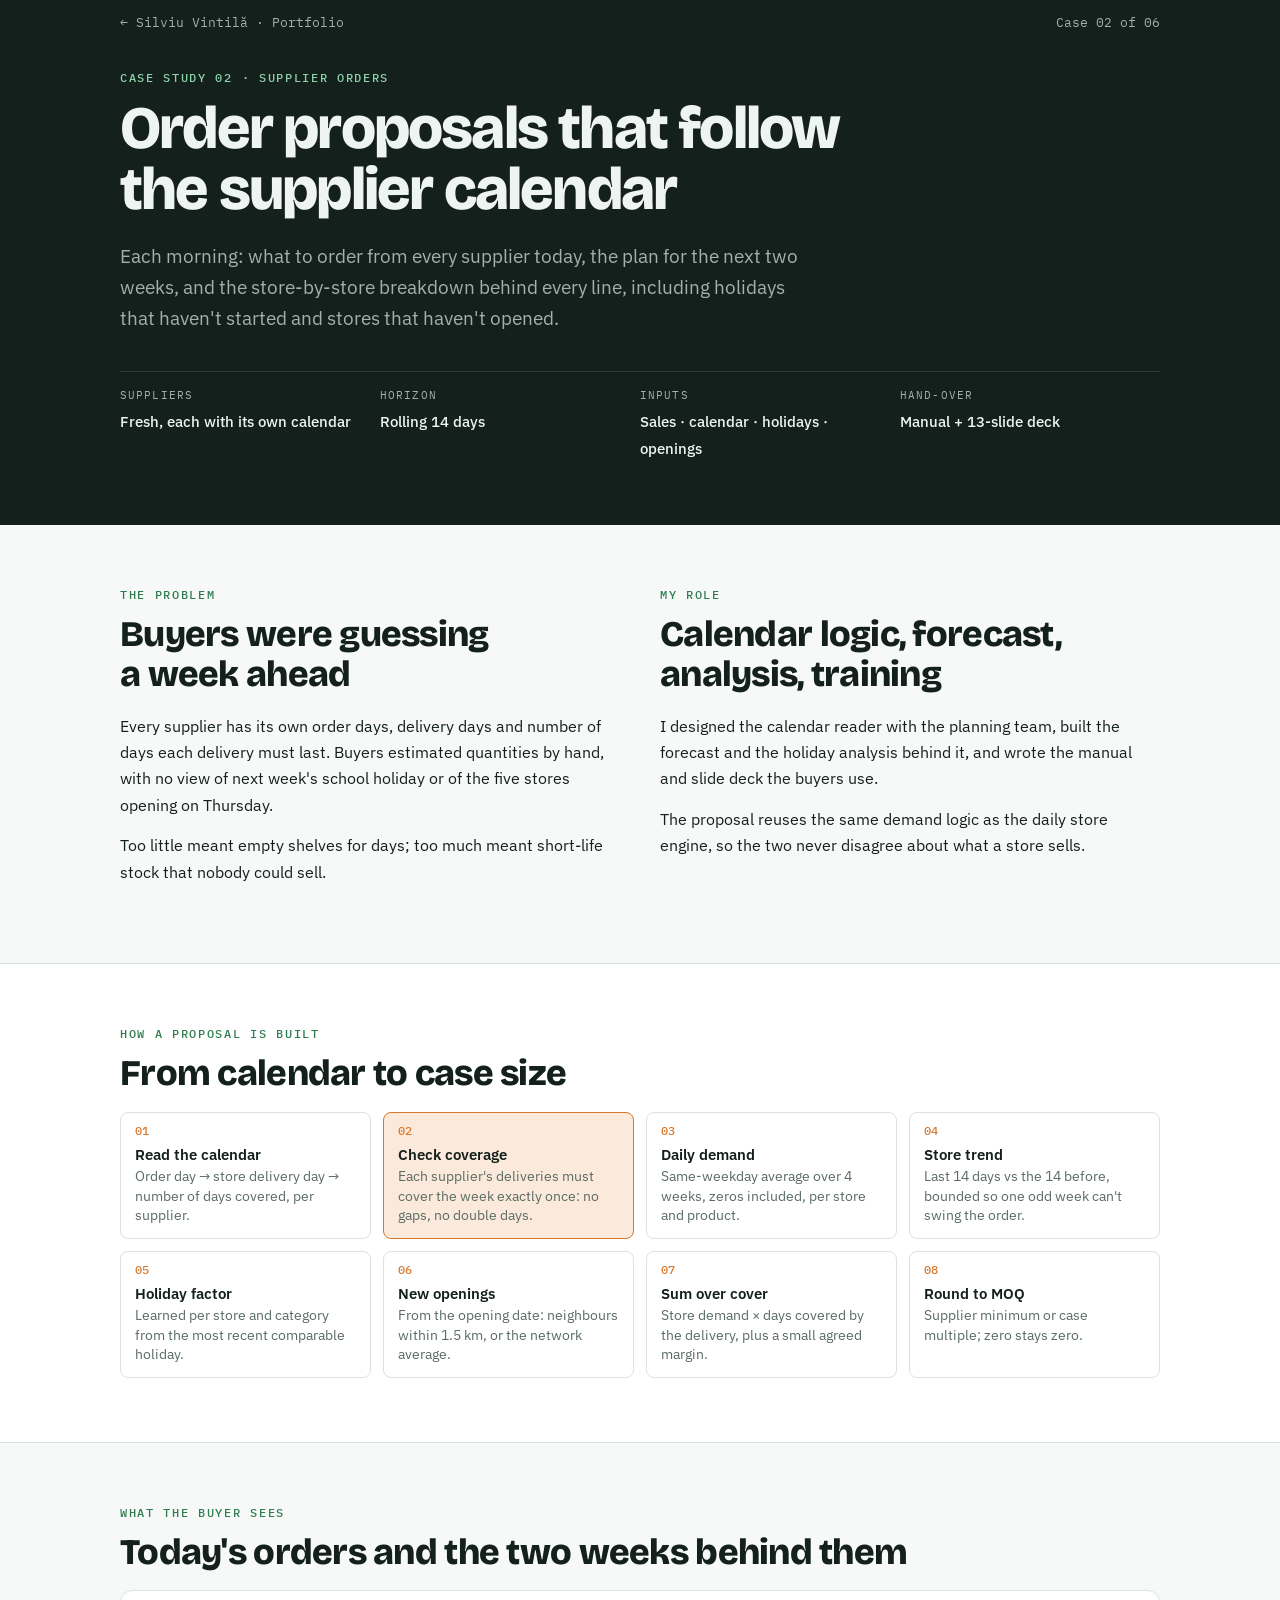
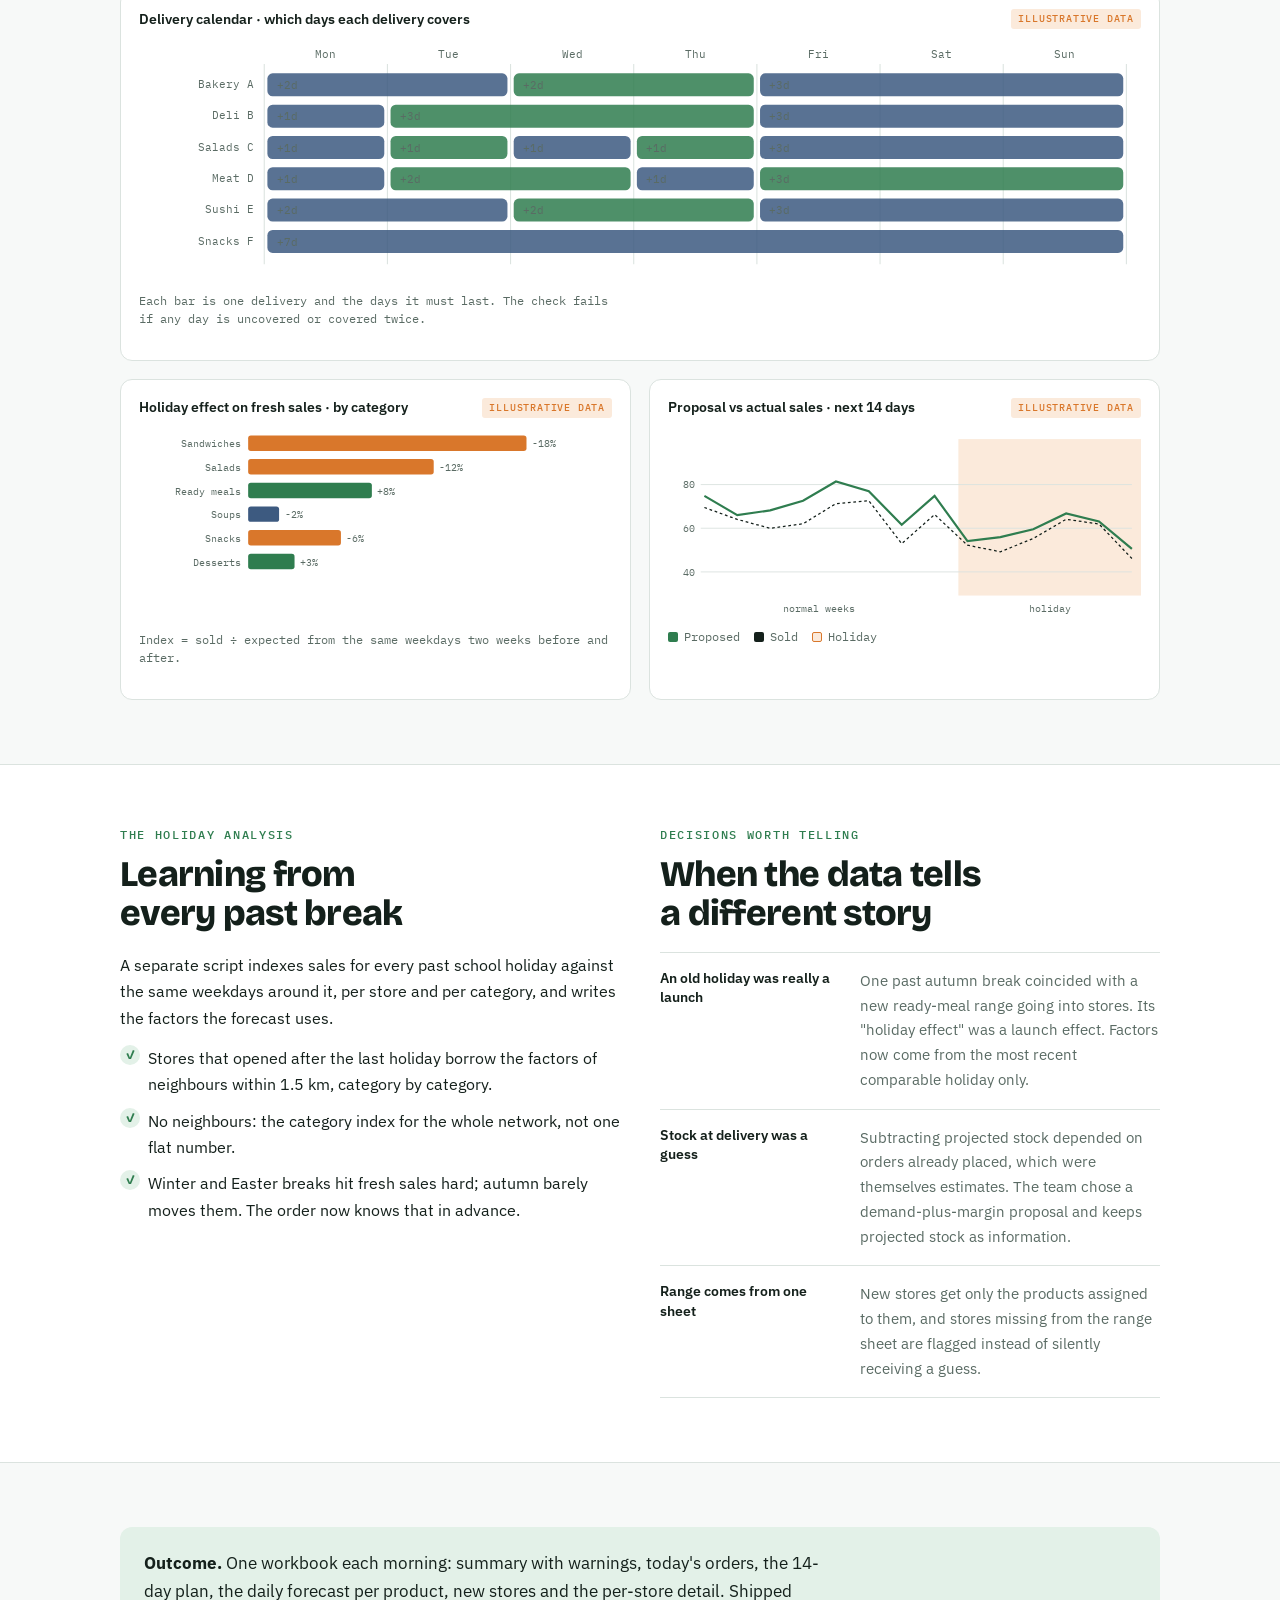
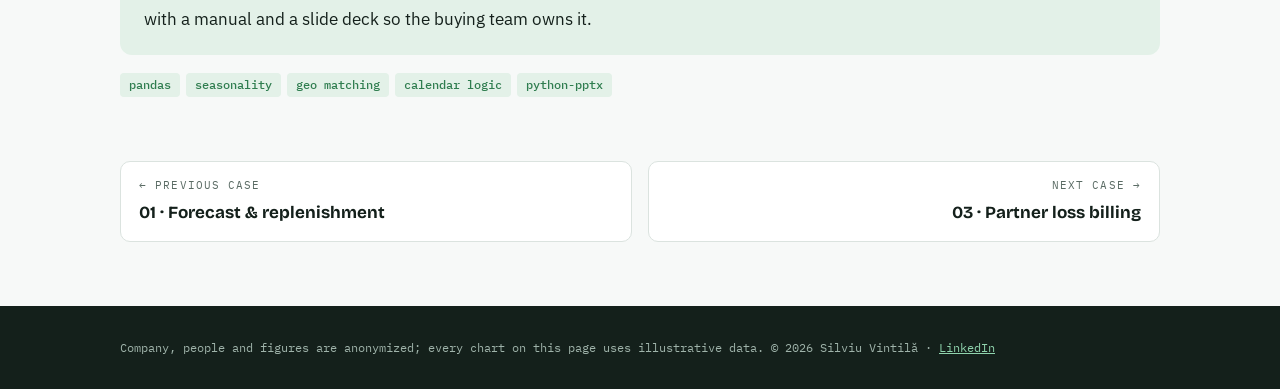
<file: ordering.html>
<!doctype html>
<html lang="en">
<head>
<meta charset="utf-8">
<meta name="viewport" content="width=device-width, initial-scale=1, viewport-fit=cover">
<title>Supplier Orders · Silviu Vintilă</title>
<meta name="description" content="Case study: daily supplier order proposals that follow each supplier's calendar, learn from past school holidays and plan for stores that have not opened yet.">
<link rel="stylesheet" href="https://fonts.googleapis.com/css2?family=Bricolage+Grotesque:opsz,wght@12..96,500;12..96,700;12..96,800&family=IBM+Plex+Sans:wght@400;500;600&family=IBM+Plex+Mono:wght@400;500&display=swap">
<link rel="stylesheet" href="case.css">
</head>
<body>
<div class="top"><div class="wrap"><a href="index.html">← Silviu Vintilă · Portfolio</a><span><a href="index.html#work">Case 02 of 06</a></span></div></div>
<header class="band hero">
  <div class="wrap">
    <span class="eyebrow">Case study 02 · Supplier Orders</span>
    <h1>Order proposals that follow the supplier calendar</h1>
    <p class="lead">Each morning: what to order from every supplier today, the plan for the next two weeks, and the store-by-store breakdown behind every line, including holidays that haven't started and stores that haven't opened.</p>
    <div class="facts">
      <div><span>Suppliers</span><b>Fresh, each with its own calendar</b></div>
      <div><span>Horizon</span><b>Rolling 14 days</b></div>
      <div><span>Inputs</span><b>Sales · calendar · holidays · openings</b></div>
      <div><span>Hand-over</span><b>Manual + 13-slide deck</b></div>
    </div>
  </div>
</header>

<section class="band">
  <div class="wrap two">
    <div>
      <span class="eyebrow">The problem</span>
      <h2>Buyers were guessing a week ahead</h2>
      <p>Every supplier has its own order days, delivery days and number of days each delivery must last. Buyers estimated quantities by hand, with no view of next week's school holiday or of the five stores opening on Thursday.</p>
      <p>Too little meant empty shelves for days; too much meant short-life stock that nobody could sell.</p>
    </div>
    <div>
      <span class="eyebrow">My role</span>
      <h2>Calendar logic, forecast, analysis, training</h2>
      <p>I designed the calendar reader with the planning team, built the forecast and the holiday analysis behind it, and wrote the manual and slide deck the buyers use.</p>
      <p>The proposal reuses the same demand logic as the daily store engine, so the two never disagree about what a store sells.</p>
    </div>
  </div>
</section>

<section class="band alt">
  <div class="wrap">
    <span class="eyebrow">How a proposal is built</span>
    <h2>From calendar to case size</h2>
    <ol class="flow">
      <li><b>Read the calendar</b><span>Order day → store delivery day → number of days covered, per supplier.</span></li>
      <li class="gate"><b>Check coverage</b><span>Each supplier's deliveries must cover the week exactly once: no gaps, no double days.</span></li>
      <li><b>Daily demand</b><span>Same-weekday average over 4 weeks, zeros included, per store and product.</span></li>
      <li><b>Store trend</b><span>Last 14 days vs the 14 before, bounded so one odd week can't swing the order.</span></li>
      <li><b>Holiday factor</b><span>Learned per store and category from the most recent comparable holiday.</span></li>
      <li><b>New openings</b><span>From the opening date: neighbours within 1.5 km, or the network average.</span></li>
      <li><b>Sum over cover</b><span>Store demand × days covered by the delivery, plus a small agreed margin.</span></li>
      <li><b>Round to MOQ</b><span>Supplier minimum or case multiple; zero stays zero.</span></li>
    </ol>
  </div>
</section>

<section class="band">
  <div class="wrap">
    <span class="eyebrow">What the buyer sees</span>
    <h2>Today's orders and the two weeks behind them</h2>
    <div class="dashes">
      <div class="dash wide">
        <div class="dash-top"><span class="dash-title">Delivery calendar · which days each delivery covers</span><span class="demo">Illustrative data</span></div>
        <svg class="chart" id="c-cal" viewBox="0 0 960 230" role="img" aria-label="Weekly coverage of deliveries per supplier"></svg>
        <p class="note">Each bar is one delivery and the days it must last. The check fails if any day is uncovered or covered twice.</p>
      </div>
      <div class="dash">
        <div class="dash-top"><span class="dash-title">Holiday effect on fresh sales · by category</span><span class="demo">Illustrative data</span></div>
        <svg class="chart" id="c-hol" viewBox="0 0 520 210" role="img" aria-label="Sales index during the holiday by category"></svg>
        <p class="note">Index = sold ÷ expected from the same weekdays two weeks before and after.</p>
      </div>
      <div class="dash">
        <div class="dash-top"><span class="dash-title">Proposal vs actual sales · next 14 days</span><span class="demo">Illustrative data</span></div>
        <svg class="chart" id="c-plan" viewBox="0 0 520 210" role="img" aria-label="Daily proposed quantity versus sales"></svg>
        <div class="legend"><span><i style="background: var(--leaf)"></i>Proposed</span><span><i style="background: var(--ink)"></i>Sold</span><span><i style="background: var(--apricot-soft); border: 1px solid var(--apricot)"></i>Holiday</span></div>
      </div>
    </div>
  </div>
</section>

<section class="band alt">
  <div class="wrap two">
    <div>
      <span class="eyebrow">The holiday analysis</span>
      <h2>Learning from every past break</h2>
      <p>A separate script indexes sales for every past school holiday against the same weekdays around it, per store and per category, and writes the factors the forecast uses.</p>
      <ul class="checks">
        <li>Stores that opened after the last holiday borrow the factors of neighbours within 1.5 km, category by category.</li>
        <li>No neighbours: the category index for the whole network, not one flat number.</li>
        <li>Winter and Easter breaks hit fresh sales hard; autumn barely moves them. The order now knows that in advance.</li>
      </ul>
    </div>
    <div>
      <span class="eyebrow">Decisions worth telling</span>
      <h2>When the data tells a different story</h2>
      <div class="log">
        <div><b>An old holiday was really a launch</b><p>One past autumn break coincided with a new ready-meal range going into stores. Its "holiday effect" was a launch effect. Factors now come from the most recent comparable holiday only.</p></div>
        <div><b>Stock at delivery was a guess</b><p>Subtracting projected stock depended on orders already placed, which were themselves estimates. The team chose a demand-plus-margin proposal and keeps projected stock as information.</p></div>
        <div><b>Range comes from one sheet</b><p>New stores get only the products assigned to them, and stores missing from the range sheet are flagged instead of silently receiving a guess.</p></div>
      </div>
    </div>
  </div>
</section>

<section class="band">
  <div class="wrap">
    <div class="outcome"><p><b>Outcome.</b> One workbook each morning: summary with warnings, today's orders, the 14-day plan, the daily forecast per product, new stores and the per-store detail. Shipped with a manual and a slide deck so the buying team owns it.</p></div>
    <div class="tags"><span class="tag">pandas</span><span class="tag">seasonality</span><span class="tag">geo matching</span><span class="tag">calendar logic</span><span class="tag">python-pptx</span></div>
  </div>
</section>

<section class="band" style="padding-top: 0">
  <div class="wrap pager">
    <a href="replenishment.html"><span>← Previous case</span><b>01 · Forecast &amp; replenishment</b></a>
    <a class="next" href="billing.html"><span>Next case →</span><b>03 · Partner loss billing</b></a>
  </div>
</section>
<footer class="band foot"><div class="wrap">Company, people and figures are anonymized; every chart on this page uses illustrative data. © 2026 Silviu Vintilă · <a href="https://www.linkedin.com/in/silviu-vintila-85a4991a0/">LinkedIn</a></div></footer>

<script src="case.js"></script>
<script>
Case.charts(function (c, h) {
  /* calendar coverage */
  var s = h.svg("c-cal");
  var days = ["Mon", "Tue", "Wed", "Thu", "Fri", "Sat", "Sun"];
  var sup = [["Bakery A", [[0, 2], [2, 2], [4, 3]]], ["Deli B", [[0, 1], [1, 3], [4, 3]]], ["Salads C", [[0, 1], [1, 1], [2, 1], [3, 1], [4, 3]]], ["Meat D", [[0, 1], [1, 2], [3, 1], [4, 3]]], ["Sushi E", [[0, 2], [2, 2], [4, 3]]], ["Snacks F", [[0, 7]]]];
  var X = function (d) { return 120 + d * 118 }, ch = 30;
  days.forEach(function (d, j) { h.txt(s, X(j) + 59, 16, d, "middle"); h.el("line", { x1: X(j), x2: X(j), y1: 22, y2: 214, stroke: c.line }, s) });
  h.el("line", { x1: X(7), x2: X(7), y1: 22, y2: 214, stroke: c.line }, s);
  sup.forEach(function (r, i) {
    var y = 28 + i * ch;
    h.txt(s, 110, y + 17, r[0], "end");
    r[1].forEach(function (d, k) {
      h.el("rect", { x: X(d[0]) + 3, y: y + 3, width: d[1] * 118 - 6, height: ch - 8, rx: 5, fill: k % 2 ? c.leaf : c.slate, "fill-opacity": 0.85 }, s);
      h.txt(s, X(d[0]) + 12, y + 18, "+" + d[1] + "d", "start", c.card);
    });
  });

  /* holiday index */
  h.hbars("c-hol", [["Sandwiches", -18, c.apricot], ["Salads", -12, c.apricot], ["Ready meals", 8, c.leaf], ["Soups", -2, c.slate], ["Snacks", -6, c.apricot], ["Desserts", 3, c.leaf]], { labelW: 120, max: 20, fmt: function (v) { return (v > 0 ? "+" : "") + v + "%" } });

  /* plan vs sales */
  s = h.svg("c-plan");
  var R = h.rnd(11), n = 14, plan = [], sold = [];
  for (var i = 0; i < n; i++) { var base = 60 + [8, 0, 2, 6, 14, 10, -4][i % 7]; var hol = i >= 8 ? 0.82 : 1; plan.push(base * hol * 1.1); sold.push(base * hol + (R() - 0.5) * 10) }
  var PX = function (i) { return 40 + i * (470 / (n - 1)) }, PY = function (v) { return 180 - (v - 30) * 2.4 };
  h.el("rect", { x: PX(8) - 10, y: 10, width: PX(13) - PX(8) + 20, height: 172, fill: c.apricotSoft }, s);
  [40, 60, 80].forEach(function (v) { h.el("line", { x1: 36, x2: 510, y1: PY(v), y2: PY(v), stroke: c.line }, s); h.txt(s, 30, PY(v) + 4, v, "end") });
  var dp = "", ds = "";
  for (i = 0; i < n; i++) { dp += (i ? "L" : "M") + PX(i) + " " + PY(plan[i]); ds += (i ? "L" : "M") + PX(i) + " " + PY(sold[i]) }
  h.el("path", { d: dp, fill: "none", stroke: c.leaf, "stroke-width": 2.4 }, s);
  h.el("path", { d: ds, fill: "none", stroke: c.ink, "stroke-width": 1.4, "stroke-dasharray": "3 3" }, s);
  h.txt(s, PX(10.5), 200, "holiday", "middle", c.apricot);
  h.txt(s, PX(3.5), 200, "normal weeks", "middle");
});
</script>
</body>
</html>
</file>
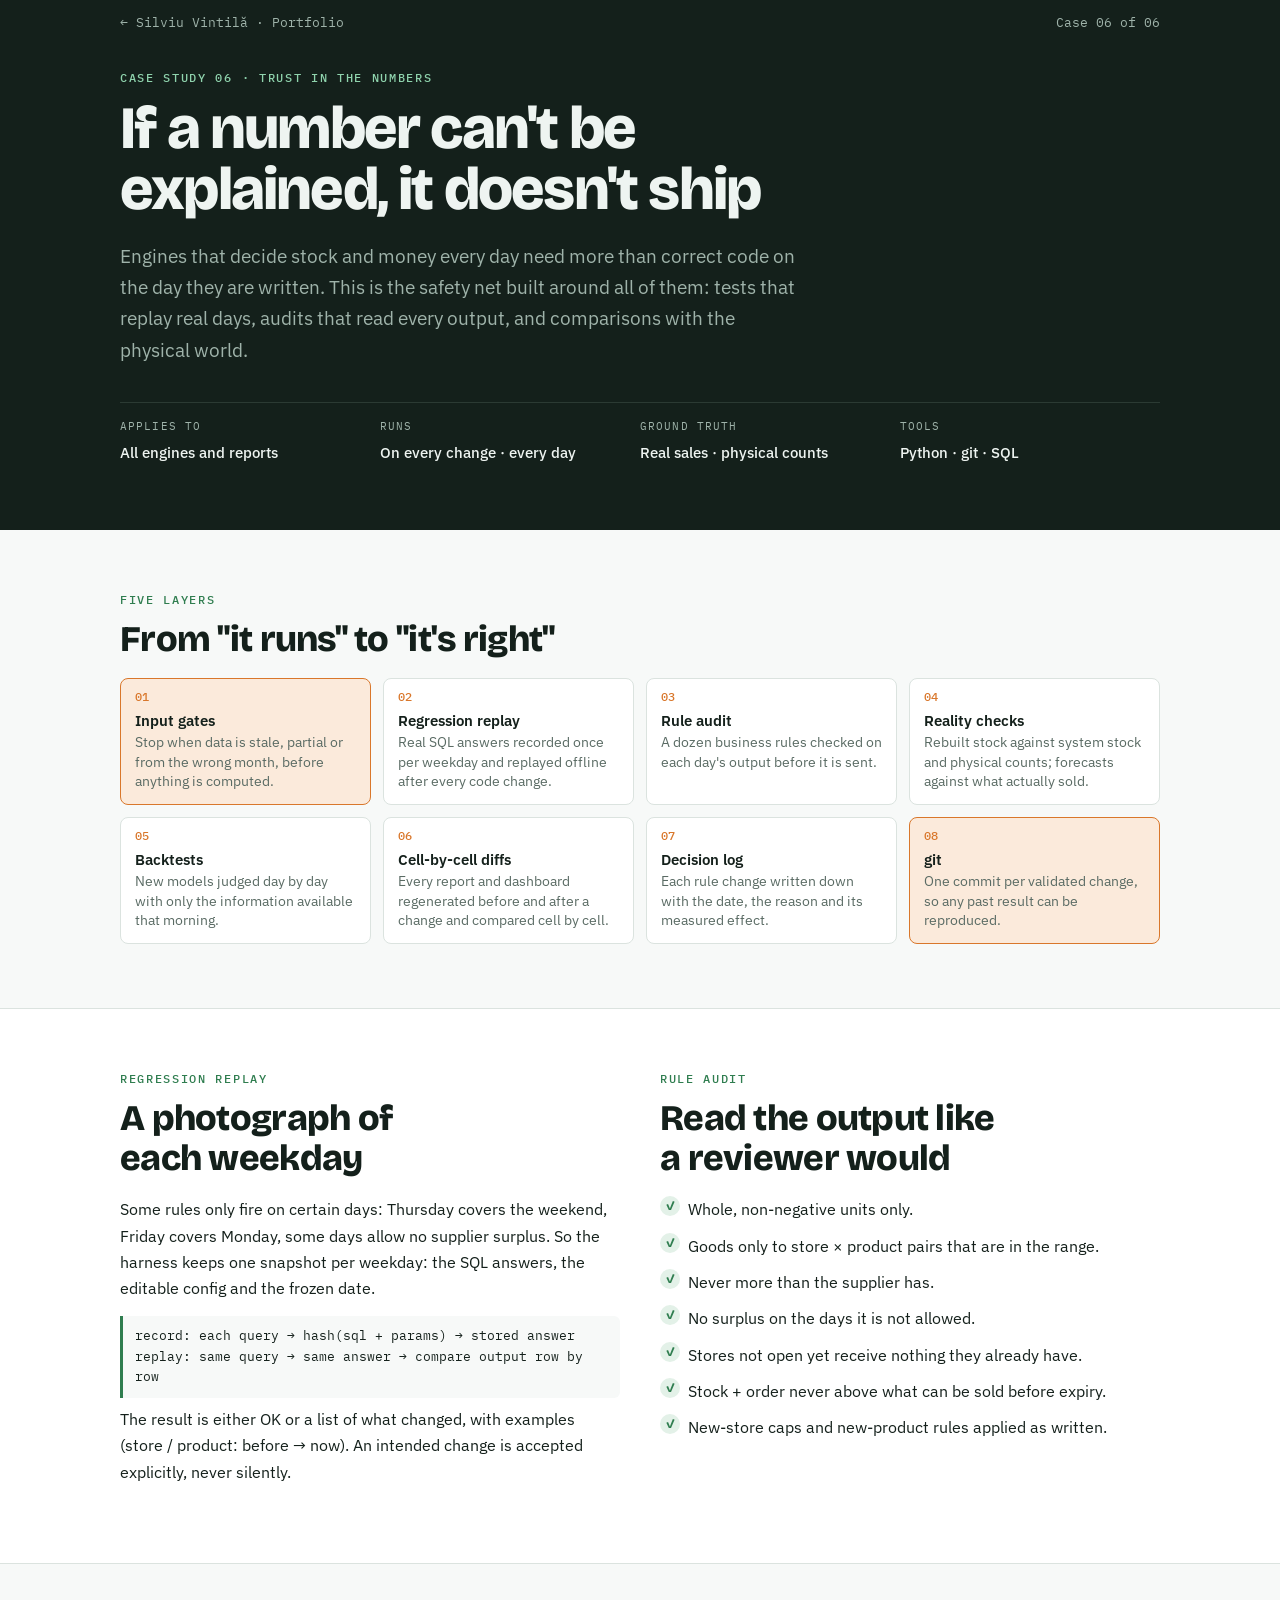
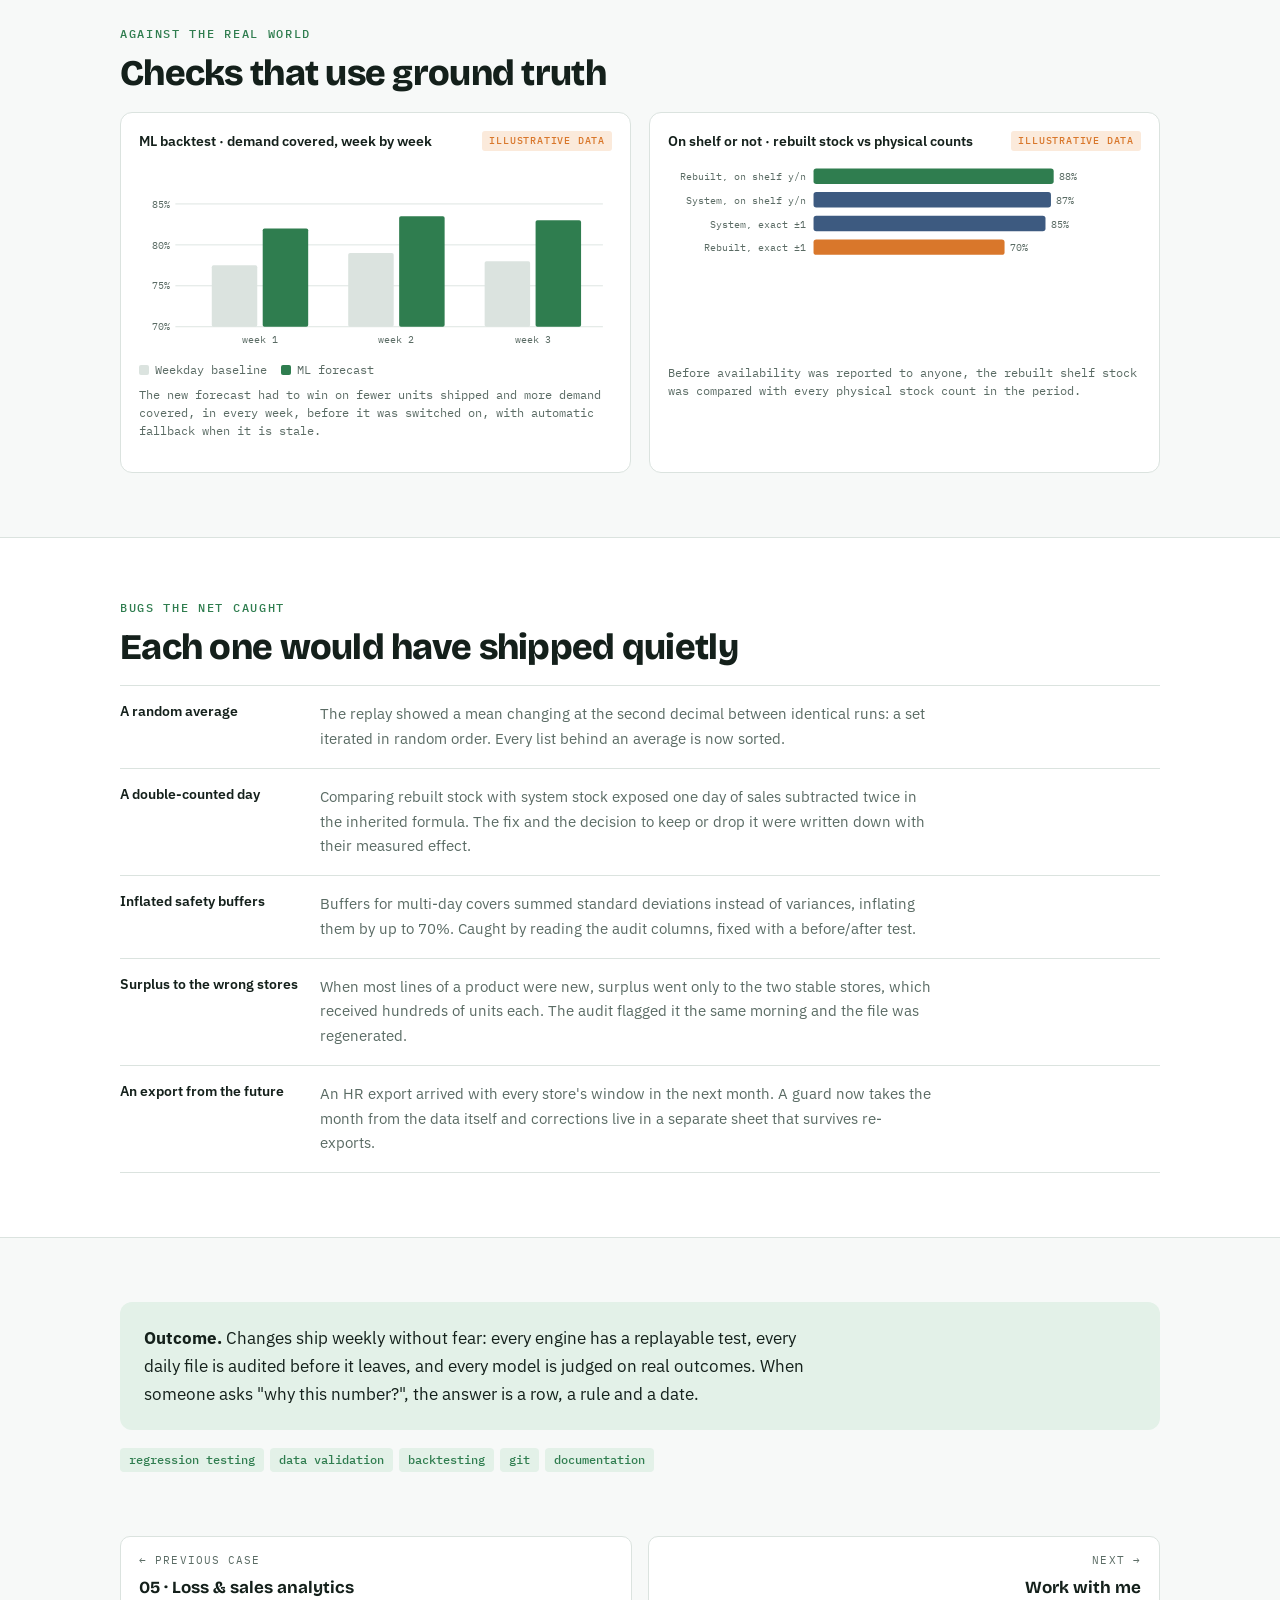
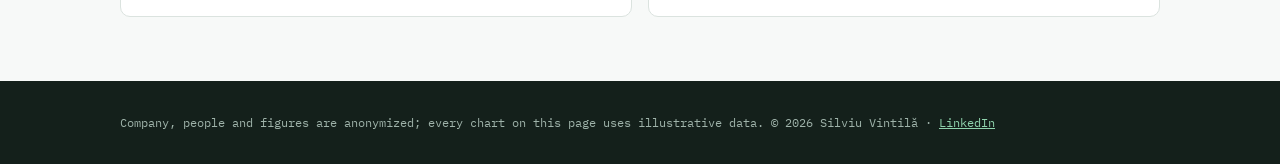
<file: quality.html>
<!doctype html>
<html lang="en">
<head>
<meta charset="utf-8">
<meta name="viewport" content="width=device-width, initial-scale=1, viewport-fit=cover">
<title>Trust in the Numbers · Silviu Vintilă</title>
<meta name="description" content="Case study: how every engine is kept honest: regression replay of recorded SQL inputs, rule audits on every output, stock checked against physical counts, ML backtests and cell-by-cell report comparisons.">
<link rel="stylesheet" href="https://fonts.googleapis.com/css2?family=Bricolage+Grotesque:opsz,wght@12..96,500;12..96,700;12..96,800&family=IBM+Plex+Sans:wght@400;500;600&family=IBM+Plex+Mono:wght@400;500&display=swap">
<link rel="stylesheet" href="case.css">
</head>
<body>
<div class="top"><div class="wrap"><a href="index.html">← Silviu Vintilă · Portfolio</a><span><a href="index.html#work">Case 06 of 06</a></span></div></div>
<header class="band hero">
  <div class="wrap">
    <span class="eyebrow">Case study 06 · Trust in the numbers</span>
    <h1>If a number can't be explained, it doesn't ship</h1>
    <p class="lead">Engines that decide stock and money every day need more than correct code on the day they are written. This is the safety net built around all of them: tests that replay real days, audits that read every output, and comparisons with the physical world.</p>
    <div class="facts">
      <div><span>Applies to</span><b>All engines and reports</b></div>
      <div><span>Runs</span><b>On every change · every day</b></div>
      <div><span>Ground truth</span><b>Real sales · physical counts</b></div>
      <div><span>Tools</span><b>Python · git · SQL</b></div>
    </div>
  </div>
</header>

<section class="band">
  <div class="wrap">
    <span class="eyebrow">Five layers</span>
    <h2>From "it runs" to "it's right"</h2>
    <ol class="flow">
      <li class="gate"><b>Input gates</b><span>Stop when data is stale, partial or from the wrong month, before anything is computed.</span></li>
      <li><b>Regression replay</b><span>Real SQL answers recorded once per weekday and replayed offline after every code change.</span></li>
      <li><b>Rule audit</b><span>A dozen business rules checked on each day's output before it is sent.</span></li>
      <li><b>Reality checks</b><span>Rebuilt stock against system stock and physical counts; forecasts against what actually sold.</span></li>
    </ol>
    <ol class="flow" style="margin-top: 12px; counter-reset: f 4">
      <li><b>Backtests</b><span>New models judged day by day with only the information available that morning.</span></li>
      <li><b>Cell-by-cell diffs</b><span>Every report and dashboard regenerated before and after a change and compared cell by cell.</span></li>
      <li><b>Decision log</b><span>Each rule change written down with the date, the reason and its measured effect.</span></li>
      <li class="gate"><b>git</b><span>One commit per validated change, so any past result can be reproduced.</span></li>
    </ol>
  </div>
</section>

<section class="band alt">
  <div class="wrap two">
    <div>
      <span class="eyebrow">Regression replay</span>
      <h2>A photograph of each weekday</h2>
      <p>Some rules only fire on certain days: Thursday covers the weekend, Friday covers Monday, some days allow no supplier surplus. So the harness keeps one snapshot per weekday: the SQL answers, the editable config and the frozen date.</p>
      <div class="formula">record:  each query → hash(sql + params) → stored answer<br>replay:  same query → same answer → compare output row by row</div>
      <p>The result is either OK or a list of what changed, with examples (store / product: before → now). An intended change is accepted explicitly, never silently.</p>
    </div>
    <div>
      <span class="eyebrow">Rule audit</span>
      <h2>Read the output like a reviewer would</h2>
      <ul class="checks">
        <li>Whole, non-negative units only.</li>
        <li>Goods only to store × product pairs that are in the range.</li>
        <li>Never more than the supplier has.</li>
        <li>No surplus on the days it is not allowed.</li>
        <li>Stores not open yet receive nothing they already have.</li>
        <li>Stock + order never above what can be sold before expiry.</li>
        <li>New-store caps and new-product rules applied as written.</li>
      </ul>
    </div>
  </div>
</section>

<section class="band">
  <div class="wrap">
    <span class="eyebrow">Against the real world</span>
    <h2>Checks that use ground truth</h2>
    <div class="dashes">
      <div class="dash">
        <div class="dash-top"><span class="dash-title">ML backtest · demand covered, week by week</span><span class="demo">Illustrative data</span></div>
        <svg class="chart" id="c-ml" viewBox="0 0 520 210" role="img" aria-label="Share of demand covered by baseline and ML forecast per week"></svg>
        <div class="legend"><span><i style="background: var(--line)"></i>Weekday baseline</span><span><i style="background: var(--leaf)"></i>ML forecast</span></div>
        <p class="note">The new forecast had to win on fewer units shipped and more demand covered, in every week, before it was switched on, with automatic fallback when it is stale.</p>
      </div>
      <div class="dash">
        <div class="dash-top"><span class="dash-title">On shelf or not · rebuilt stock vs physical counts</span><span class="demo">Illustrative data</span></div>
        <svg class="chart" id="c-count" viewBox="0 0 520 210" role="img" aria-label="Agreement between rebuilt stock, system stock and physical counts"></svg>
        <p class="note">Before availability was reported to anyone, the rebuilt shelf stock was compared with every physical stock count in the period.</p>
      </div>
    </div>
  </div>
</section>

<section class="band alt">
  <div class="wrap">
    <span class="eyebrow">Bugs the net caught</span>
    <h2>Each one would have shipped quietly</h2>
    <div class="log">
      <div><b>A random average</b><p>The replay showed a mean changing at the second decimal between identical runs: a set iterated in random order. Every list behind an average is now sorted.</p></div>
      <div><b>A double-counted day</b><p>Comparing rebuilt stock with system stock exposed one day of sales subtracted twice in the inherited formula. The fix and the decision to keep or drop it were written down with their measured effect.</p></div>
      <div><b>Inflated safety buffers</b><p>Buffers for multi-day covers summed standard deviations instead of variances, inflating them by up to 70%. Caught by reading the audit columns, fixed with a before/after test.</p></div>
      <div><b>Surplus to the wrong stores</b><p>When most lines of a product were new, surplus went only to the two stable stores, which received hundreds of units each. The audit flagged it the same morning and the file was regenerated.</p></div>
      <div><b>An export from the future</b><p>An HR export arrived with every store's window in the next month. A guard now takes the month from the data itself and corrections live in a separate sheet that survives re-exports.</p></div>
    </div>
  </div>
</section>

<section class="band">
  <div class="wrap">
    <div class="outcome"><p><b>Outcome.</b> Changes ship weekly without fear: every engine has a replayable test, every daily file is audited before it leaves, and every model is judged on real outcomes. When someone asks "why this number?", the answer is a row, a rule and a date.</p></div>
    <div class="tags"><span class="tag">regression testing</span><span class="tag">data validation</span><span class="tag">backtesting</span><span class="tag">git</span><span class="tag">documentation</span></div>
  </div>
</section>

<section class="band" style="padding-top: 0">
  <div class="wrap pager">
    <a href="analytics.html"><span>← Previous case</span><b>05 · Loss &amp; sales analytics</b></a>
    <a class="next" href="index.html#contact"><span>Next →</span><b>Work with me</b></a>
  </div>
</section>
<footer class="band foot"><div class="wrap">Company, people and figures are anonymized; every chart on this page uses illustrative data. © 2026 Silviu Vintilă · <a href="https://www.linkedin.com/in/silviu-vintila-85a4991a0/">LinkedIn</a></div></footer>

<script src="case.js"></script>
<script>
Case.charts(function (c, h) {
  var s = h.svg("c-ml");
  var base = [77.5, 79, 78], ml = [82, 83.5, 83], lab = ["week 1", "week 2", "week 3"];
  var Y = function (v) { return 180 - (v - 70) * 9 };
  [70, 75, 80, 85].forEach(function (v) { h.el("line", { x1: 40, x2: 510, y1: Y(v), y2: Y(v), stroke: c.line }, s); h.txt(s, 34, Y(v) + 4, v + "%", "end") });
  base.forEach(function (b, k) {
    var x = 80 + k * 150;
    h.el("rect", { x: x, y: Y(b), width: 50, height: 180 - Y(b), rx: 2, fill: c.line }, s);
    h.el("rect", { x: x + 56, y: Y(ml[k]), width: 50, height: 180 - Y(ml[k]), rx: 2, fill: c.leaf }, s);
    h.txt(s, x + 53, 198, lab[k], "middle");
  });
  h.hbars("c-count", [["Rebuilt, on shelf y/n", 88, c.leaf], ["System, on shelf y/n", 87, c.slate], ["System, exact ±1", 85, c.slate], ["Rebuilt, exact ±1", 70, c.apricot]], { labelW: 160, max: 100, fmt: function (v) { return v + "%" } });
});
</script>
</body>
</html>
</file>
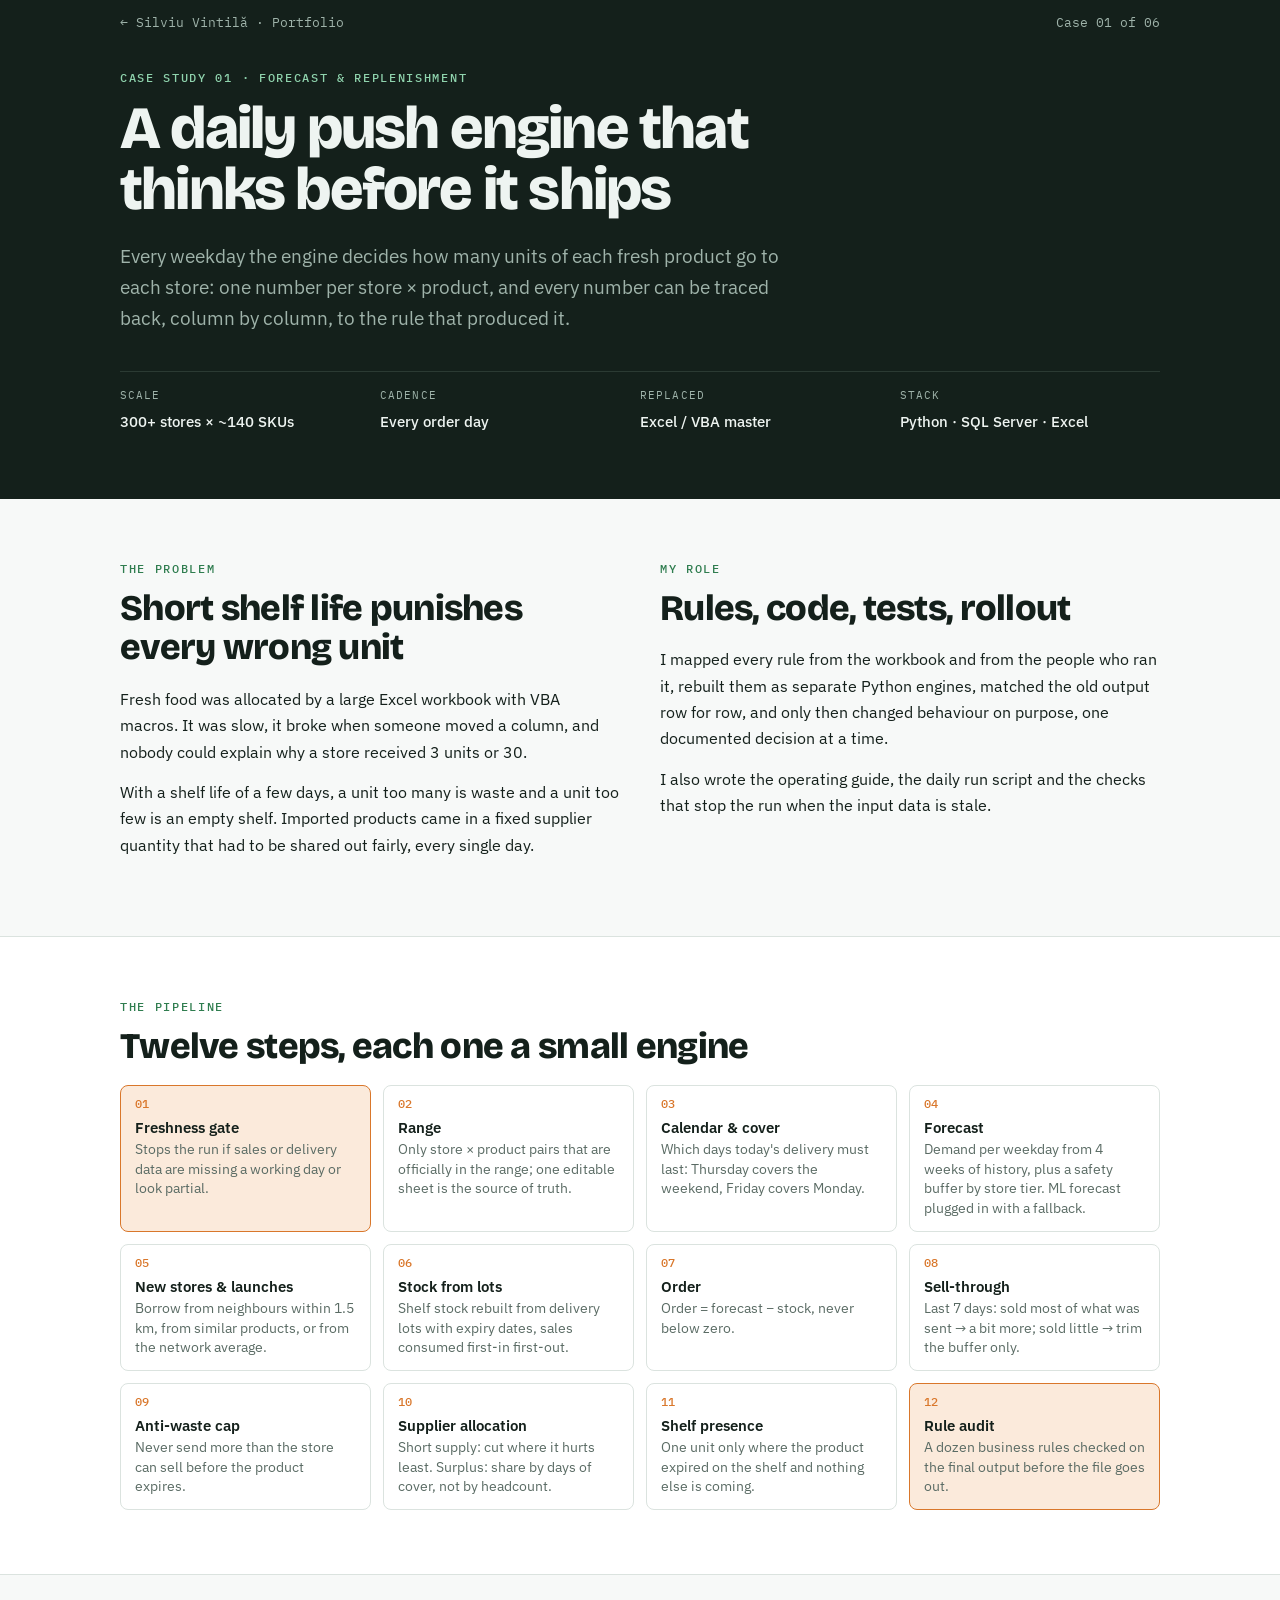
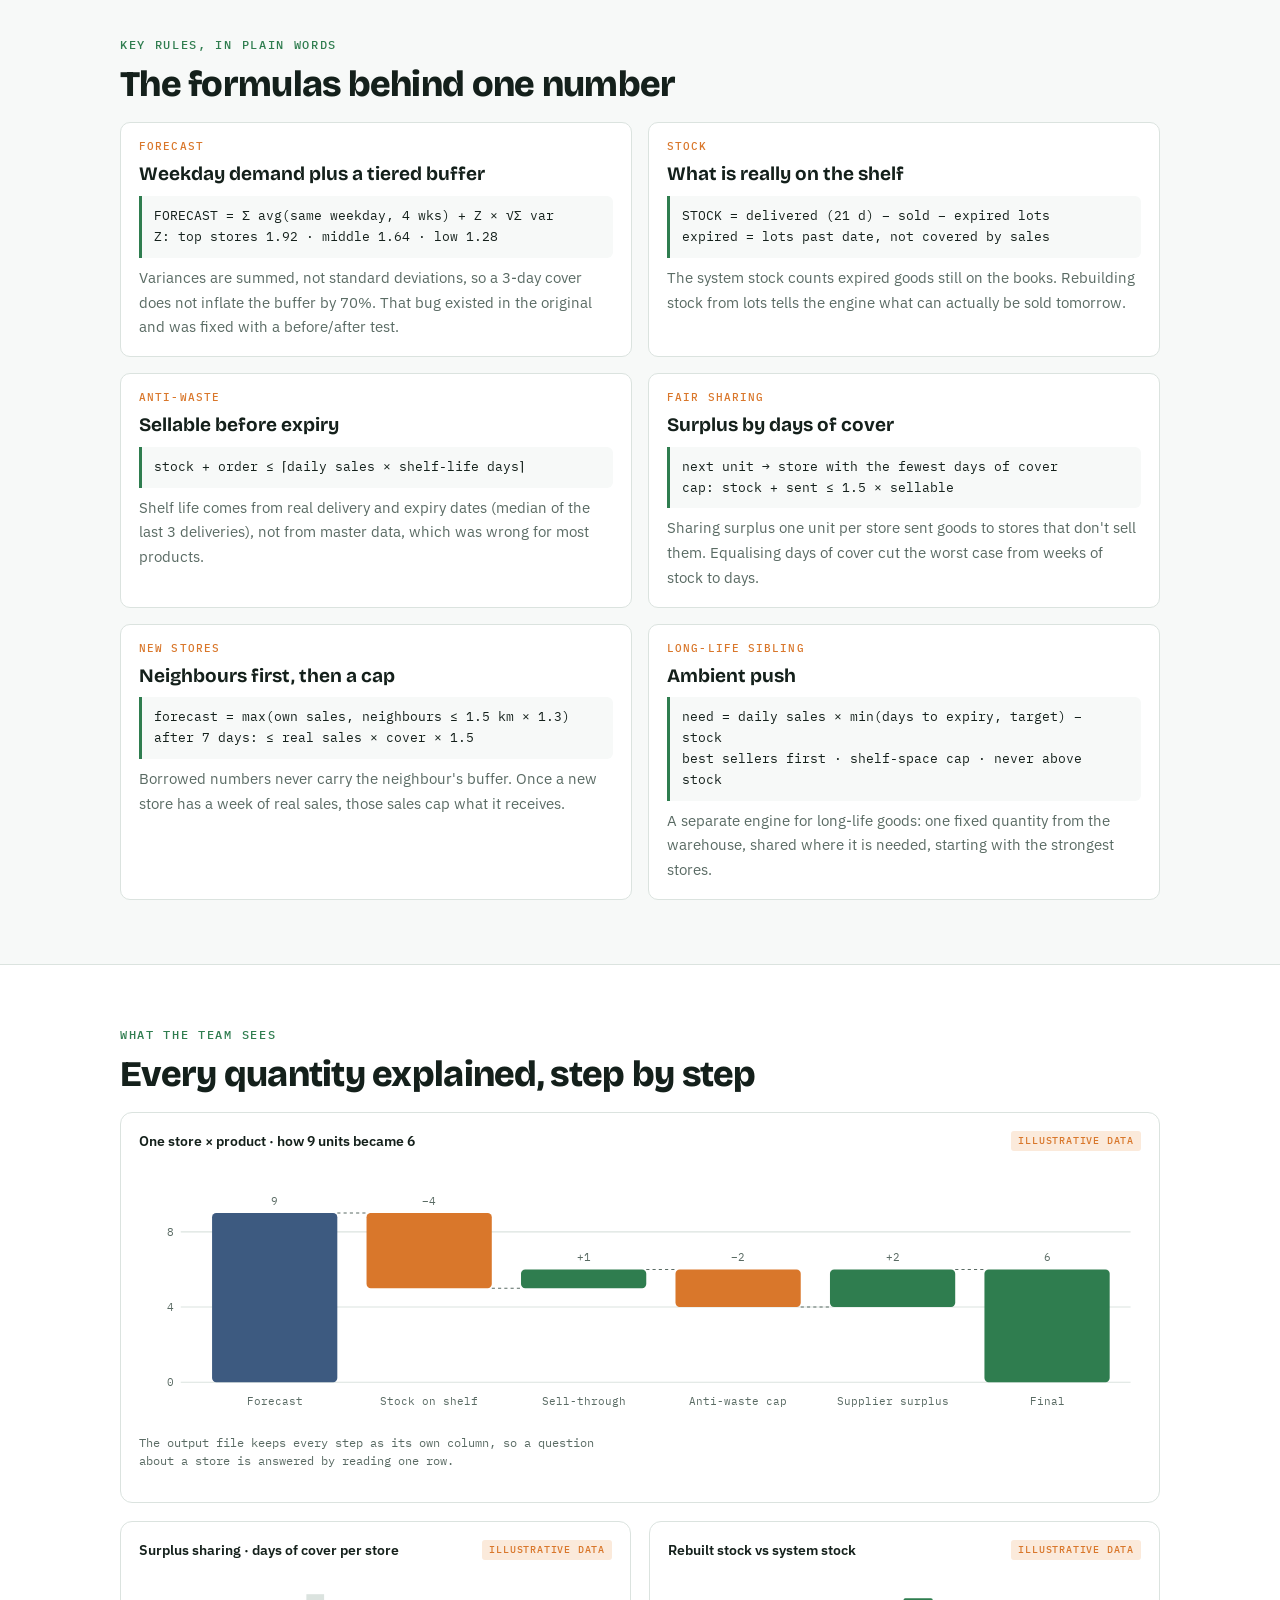
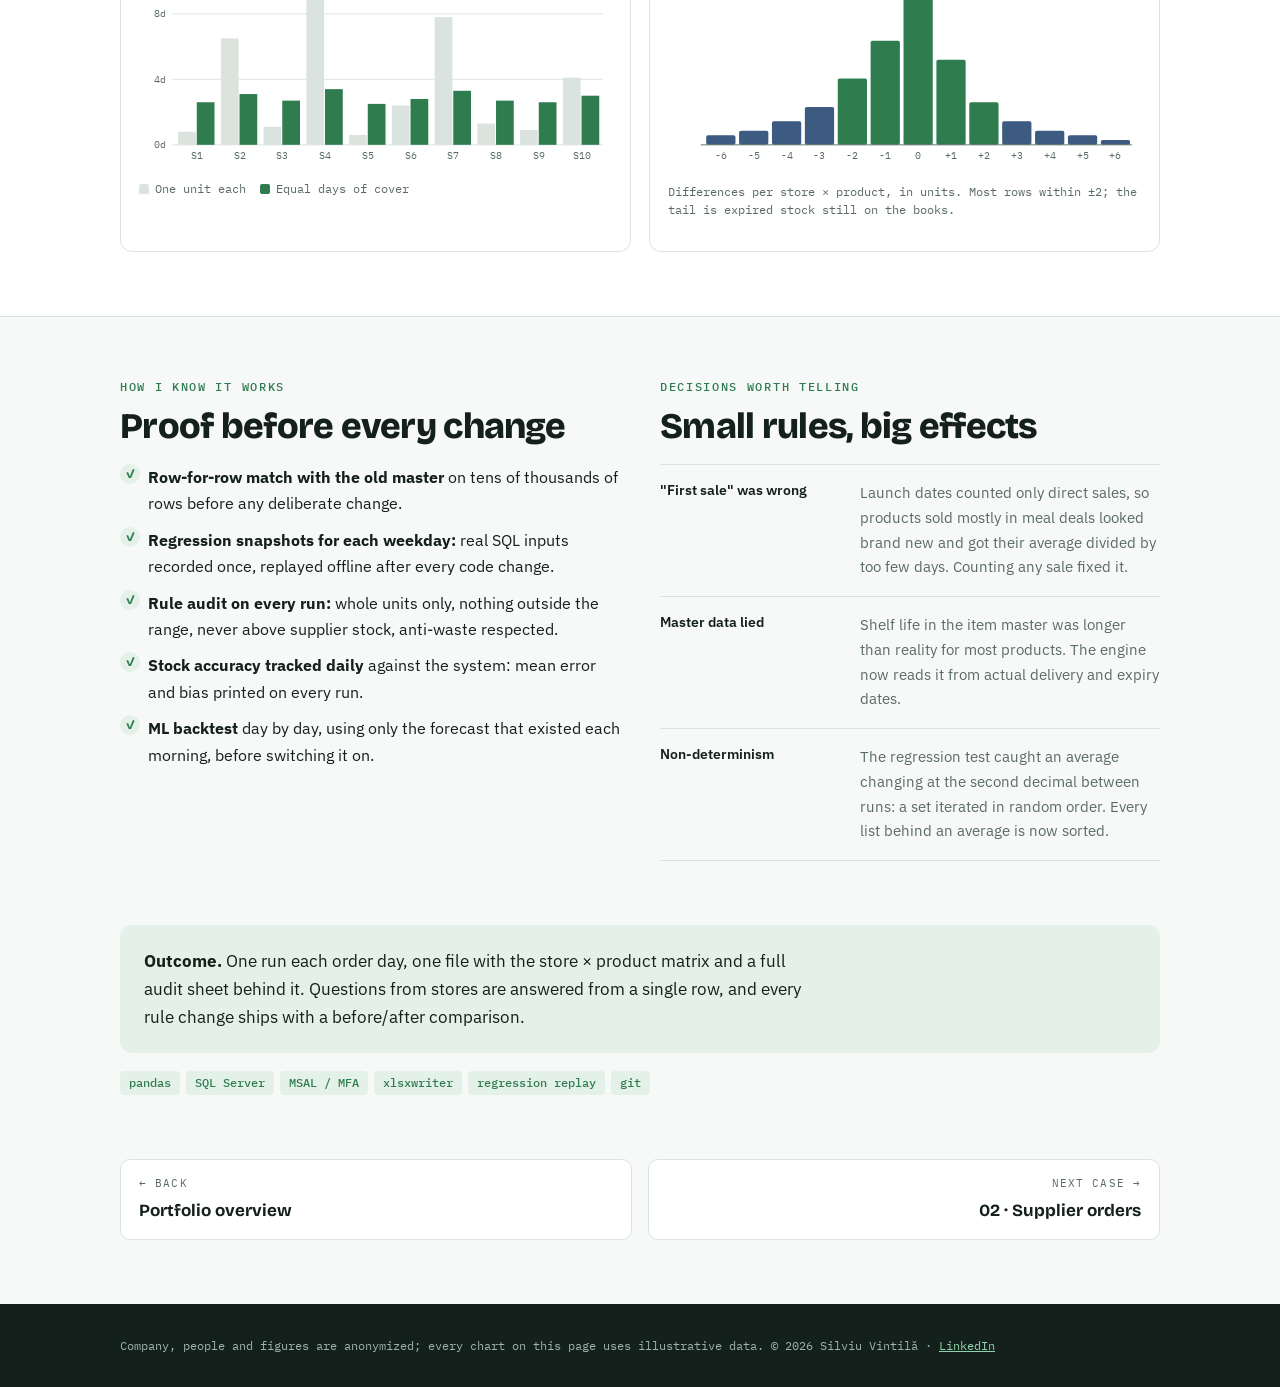
<file: replenishment.html>
<!doctype html>
<html lang="en">
<head>
<meta charset="utf-8">
<meta name="viewport" content="width=device-width, initial-scale=1, viewport-fit=cover">
<title>Forecast &amp; Replenishment · Silviu Vintilă</title>
<meta name="description" content="Case study: a daily Python engine that decides how many units of fresh food each of 300+ stores receives, with stock rebuilt from delivery lots, anti-waste caps and fair sharing of scarce supplier stock.">
<link rel="stylesheet" href="https://fonts.googleapis.com/css2?family=Bricolage+Grotesque:opsz,wght@12..96,500;12..96,700;12..96,800&family=IBM+Plex+Sans:wght@400;500;600&family=IBM+Plex+Mono:wght@400;500&display=swap">
<link rel="stylesheet" href="case.css">
</head>
<body>
<div class="top"><div class="wrap"><a href="index.html">← Silviu Vintilă · Portfolio</a><span><a href="index.html#work">Case 01 of 06</a></span></div></div>
<header class="band hero">
  <div class="wrap">
    <span class="eyebrow">Case study 01 · Forecast &amp; Replenishment</span>
    <h1>A daily push engine that thinks before it ships</h1>
    <p class="lead">Every weekday the engine decides how many units of each fresh product go to each store: one number per store × product, and every number can be traced back, column by column, to the rule that produced it.</p>
    <div class="facts">
      <div><span>Scale</span><b>300+ stores × ~140 SKUs</b></div>
      <div><span>Cadence</span><b>Every order day</b></div>
      <div><span>Replaced</span><b>Excel / VBA master</b></div>
      <div><span>Stack</span><b>Python · SQL Server · Excel</b></div>
    </div>
  </div>
</header>

<section class="band">
  <div class="wrap two">
    <div>
      <span class="eyebrow">The problem</span>
      <h2>Short shelf life punishes every wrong unit</h2>
      <p>Fresh food was allocated by a large Excel workbook with VBA macros. It was slow, it broke when someone moved a column, and nobody could explain why a store received 3 units or 30.</p>
      <p>With a shelf life of a few days, a unit too many is waste and a unit too few is an empty shelf. Imported products came in a fixed supplier quantity that had to be shared out fairly, every single day.</p>
    </div>
    <div>
      <span class="eyebrow">My role</span>
      <h2>Rules, code, tests, rollout</h2>
      <p>I mapped every rule from the workbook and from the people who ran it, rebuilt them as separate Python engines, matched the old output row for row, and only then changed behaviour on purpose, one documented decision at a time.</p>
      <p>I also wrote the operating guide, the daily run script and the checks that stop the run when the input data is stale.</p>
    </div>
  </div>
</section>

<section class="band alt">
  <div class="wrap">
    <span class="eyebrow">The pipeline</span>
    <h2>Twelve steps, each one a small engine</h2>
    <ol class="flow">
      <li class="gate"><b>Freshness gate</b><span>Stops the run if sales or delivery data are missing a working day or look partial.</span></li>
      <li><b>Range</b><span>Only store × product pairs that are officially in the range; one editable sheet is the source of truth.</span></li>
      <li><b>Calendar &amp; cover</b><span>Which days today's delivery must last: Thursday covers the weekend, Friday covers Monday.</span></li>
      <li><b>Forecast</b><span>Demand per weekday from 4 weeks of history, plus a safety buffer by store tier. ML forecast plugged in with a fallback.</span></li>
      <li><b>New stores &amp; launches</b><span>Borrow from neighbours within 1.5 km, from similar products, or from the network average.</span></li>
      <li><b>Stock from lots</b><span>Shelf stock rebuilt from delivery lots with expiry dates, sales consumed first-in first-out.</span></li>
      <li><b>Order</b><span>Order = forecast − stock, never below zero.</span></li>
      <li><b>Sell-through</b><span>Last 7 days: sold most of what was sent → a bit more; sold little → trim the buffer only.</span></li>
      <li><b>Anti-waste cap</b><span>Never send more than the store can sell before the product expires.</span></li>
      <li><b>Supplier allocation</b><span>Short supply: cut where it hurts least. Surplus: share by days of cover, not by headcount.</span></li>
      <li><b>Shelf presence</b><span>One unit only where the product expired on the shelf and nothing else is coming.</span></li>
      <li class="gate"><b>Rule audit</b><span>A dozen business rules checked on the final output before the file goes out.</span></li>
    </ol>
  </div>
</section>

<section class="band">
  <div class="wrap">
    <span class="eyebrow">Key rules, in plain words</span>
    <h2>The formulas behind one number</h2>
    <div class="cards">
      <div class="card"><span class="k">Forecast</span><h3>Weekday demand plus a tiered buffer</h3>
        <div class="formula">FORECAST = Σ avg(same weekday, 4 wks) + Z × √Σ var<br>Z: top stores 1.92 · middle 1.64 · low 1.28</div>
        <p>Variances are summed, not standard deviations, so a 3-day cover does not inflate the buffer by 70%. That bug existed in the original and was fixed with a before/after test.</p></div>
      <div class="card"><span class="k">Stock</span><h3>What is really on the shelf</h3>
        <div class="formula">STOCK = delivered (21 d) − sold − expired lots<br>expired = lots past date, not covered by sales</div>
        <p>The system stock counts expired goods still on the books. Rebuilding stock from lots tells the engine what can actually be sold tomorrow.</p></div>
      <div class="card"><span class="k">Anti-waste</span><h3>Sellable before expiry</h3>
        <div class="formula">stock + order ≤ ⌈daily sales × shelf-life days⌉</div>
        <p>Shelf life comes from real delivery and expiry dates (median of the last 3 deliveries), not from master data, which was wrong for most products.</p></div>
      <div class="card"><span class="k">Fair sharing</span><h3>Surplus by days of cover</h3>
        <div class="formula">next unit → store with the fewest days of cover<br>cap: stock + sent ≤ 1.5 × sellable</div>
        <p>Sharing surplus one unit per store sent goods to stores that don't sell them. Equalising days of cover cut the worst case from weeks of stock to days.</p></div>
      <div class="card"><span class="k">New stores</span><h3>Neighbours first, then a cap</h3>
        <div class="formula">forecast = max(own sales, neighbours ≤ 1.5 km × 1.3)<br>after 7 days: ≤ real sales × cover × 1.5</div>
        <p>Borrowed numbers never carry the neighbour's buffer. Once a new store has a week of real sales, those sales cap what it receives.</p></div>
      <div class="card"><span class="k">Long-life sibling</span><h3>Ambient push</h3>
        <div class="formula">need = daily sales × min(days to expiry, target) − stock<br>best sellers first · shelf-space cap · never above stock</div>
        <p>A separate engine for long-life goods: one fixed quantity from the warehouse, shared where it is needed, starting with the strongest stores.</p></div>
    </div>
  </div>
</section>

<section class="band alt">
  <div class="wrap">
    <span class="eyebrow">What the team sees</span>
    <h2>Every quantity explained, step by step</h2>
    <div class="dashes">
      <div class="dash wide">
        <div class="dash-top"><span class="dash-title">One store × product · how 9 units became 6</span><span class="demo">Illustrative data</span></div>
        <svg class="chart" id="c-cascade" viewBox="0 0 960 250" role="img" aria-label="Waterfall from forecast to final quantity"></svg>
        <p class="note">The output file keeps every step as its own column, so a question about a store is answered by reading one row.</p>
      </div>
      <div class="dash">
        <div class="dash-top"><span class="dash-title">Surplus sharing · days of cover per store</span><span class="demo">Illustrative data</span></div>
        <svg class="chart" id="c-share" viewBox="0 0 520 220" role="img" aria-label="Days of cover per store under two sharing rules"></svg>
        <div class="legend"><span><i style="background: var(--line)"></i>One unit each</span><span><i style="background: var(--leaf)"></i>Equal days of cover</span></div>
      </div>
      <div class="dash">
        <div class="dash-top"><span class="dash-title">Rebuilt stock vs system stock</span><span class="demo">Illustrative data</span></div>
        <svg class="chart" id="c-stock" viewBox="0 0 520 220" role="img" aria-label="Distribution of differences between rebuilt and system stock"></svg>
        <p class="note">Differences per store × product, in units. Most rows within ±2; the tail is expired stock still on the books.</p>
      </div>
    </div>
  </div>
</section>

<section class="band">
  <div class="wrap two">
    <div>
      <span class="eyebrow">How I know it works</span>
      <h2>Proof before every change</h2>
      <ul class="checks">
        <li><b>Row-for-row match with the old master</b> on tens of thousands of rows before any deliberate change.</li>
        <li><b>Regression snapshots for each weekday:</b> real SQL inputs recorded once, replayed offline after every code change.</li>
        <li><b>Rule audit on every run:</b> whole units only, nothing outside the range, never above supplier stock, anti-waste respected.</li>
        <li><b>Stock accuracy tracked daily</b> against the system: mean error and bias printed on every run.</li>
        <li><b>ML backtest</b> day by day, using only the forecast that existed each morning, before switching it on.</li>
      </ul>
    </div>
    <div>
      <span class="eyebrow">Decisions worth telling</span>
      <h2>Small rules, big effects</h2>
      <div class="log">
        <div><b>"First sale" was wrong</b><p>Launch dates counted only direct sales, so products sold mostly in meal deals looked brand new and got their average divided by too few days. Counting any sale fixed it.</p></div>
        <div><b>Master data lied</b><p>Shelf life in the item master was longer than reality for most products. The engine now reads it from actual delivery and expiry dates.</p></div>
        <div><b>Non-determinism</b><p>The regression test caught an average changing at the second decimal between runs: a set iterated in random order. Every list behind an average is now sorted.</p></div>
      </div>
    </div>
  </div>
</section>

<section class="band" style="padding-top: 0">
  <div class="wrap">
    <div class="outcome"><p><b>Outcome.</b> One run each order day, one file with the store × product matrix and a full audit sheet behind it. Questions from stores are answered from a single row, and every rule change ships with a before/after comparison.</p></div>
    <div class="tags"><span class="tag">pandas</span><span class="tag">SQL Server</span><span class="tag">MSAL / MFA</span><span class="tag">xlsxwriter</span><span class="tag">regression replay</span><span class="tag">git</span></div>
  </div>
</section>

<section class="band" style="padding-top: 0">
  <div class="wrap pager">
    <a href="index.html"><span>← Back</span><b>Portfolio overview</b></a>
    <a class="next" href="ordering.html"><span>Next case →</span><b>02 · Supplier orders</b></a>
  </div>
</section>
<footer class="band foot"><div class="wrap">Company, people and figures are anonymized; every chart on this page uses illustrative data. © 2026 Silviu Vintilă · <a href="https://www.linkedin.com/in/silviu-vintila-85a4991a0/">LinkedIn</a></div></footer>

<script src="case.js"></script>
<script>
Case.charts(function (c, h) {
  /* waterfall */
  var s = h.svg("c-cascade");
  var steps = [["Forecast", 9, "t"], ["Stock on shelf", -4], ["Sell-through", +1], ["Anti-waste cap", -2], ["Supplier surplus", +2], ["Final", 6, "t"]];
  var X0 = 70, bw = 120, gap = 28, Y = function (v) { return 210 - v * 18 }, run = 0;
  [0, 4, 8].forEach(function (v) { h.el("line", { x1: 40, x2: 950, y1: Y(v), y2: Y(v), stroke: c.line }, s); h.txt(s, 34, Y(v) + 4, v, "end") });
  steps.forEach(function (st, k) {
    var x = X0 + k * (bw + gap), top, bot, col;
    if (st[2]) { top = st[1]; bot = 0; run = st[1]; col = k ? c.leaf : c.slate }
    else { var nr = run + st[1]; top = Math.max(run, nr); bot = Math.min(run, nr); col = st[1] < 0 ? c.apricot : c.leaf; run = nr }
    h.el("rect", { x: x, y: Y(top), width: bw, height: Math.max(2, (top - bot) * 18), rx: 4, fill: col }, s);
    h.txt(s, x + bw / 2, Y(top) - 8, st[2] ? st[1] : (st[1] > 0 ? "+" : "−") + Math.abs(st[1]), "middle", c.ink);
    h.txt(s, x + bw / 2, 232, st[0], "middle");
    if (k < steps.length - 1) h.el("line", { x1: x + bw, x2: x + bw + gap, y1: Y(run), y2: Y(run), stroke: c.muted, "stroke-dasharray": "3 3" }, s);
  });

  /* surplus sharing */
  s = h.svg("c-share");
  var before = [0.8, 6.5, 1.1, 9.2, 0.6, 2.4, 7.8, 1.3, 0.9, 4.1], after = [2.6, 3.1, 2.7, 3.4, 2.5, 2.8, 3.3, 2.7, 2.6, 3.0];
  var bw2 = 470 / before.length, YY = function (v) { return 190 - v * 18 };
  [0, 4, 8].forEach(function (v) { h.el("line", { x1: 36, x2: 510, y1: YY(v), y2: YY(v), stroke: c.line }, s); h.txt(s, 30, YY(v) + 4, v + "d", "end") });
  before.forEach(function (v, k) {
    var x = 40 + k * bw2;
    h.el("rect", { x: x + 3, y: YY(v), width: bw2 / 2 - 4, height: v * 18, fill: c.line }, s);
    h.el("rect", { x: x + bw2 / 2, y: YY(after[k]), width: bw2 / 2 - 4, height: after[k] * 18, fill: c.leaf }, s);
    h.txt(s, x + bw2 / 2, 206, "S" + (k + 1), "middle");
  });

  /* stock difference histogram */
  s = h.svg("c-stock");
  var bins = [-6, -5, -4, -3, -2, -1, 0, 1, 2, 3, 4, 5, 6], vals = [2, 3, 5, 8, 14, 22, 31, 18, 9, 5, 3, 2, 1];
  var bw3 = 470 / bins.length;
  bins.forEach(function (b, k) {
    var x = 40 + k * bw3, hh = vals[k] * 5.2;
    h.el("rect", { x: x + 2, y: 190 - hh, width: bw3 - 4, height: hh, rx: 2, fill: Math.abs(b) <= 2 ? c.leaf : c.slate }, s);
    h.txt(s, x + bw3 / 2, 206, (b > 0 ? "+" : "") + b, "middle");
  });
  h.el("line", { x1: 36, x2: 510, y1: 190, y2: 190, stroke: c.muted }, s);
});
</script>
</body>
</html>
</file>
<file: case.css>
/* Shared look for the case-study pages: same tokens as index.html, one reading column with full-bleed bands. */
:root {
  --paper: #f7f9f8; --card: #ffffff; --ink: #14201b; --muted: #5a6b64; --line: #dbe3df;
  --leaf: #2f7d4f; --leaf-soft: #e3f1e8; --apricot: #d9772b; --apricot-soft: #fbeadb; --slate: #3d5a80; --slate-soft: #e4eaf3;
  --hero: #14201b; --hero-fg: #eef4f1; --hero-muted: #9fb3aa; --accent-on-hero: #8fd3ad;
  --f-display: "Bricolage Grotesque", "Segoe UI", system-ui, sans-serif;
  --f-body: "IBM Plex Sans", "Segoe UI", system-ui, sans-serif;
  --f-mono: "IBM Plex Mono", Consolas, "Courier New", monospace;
}
@media (prefers-color-scheme: dark) { :root:not([data-theme="light"]) {
  --paper: #101714; --card: #17211c; --ink: #e6eee9; --muted: #98aaa2; --line: #2a3832;
  --leaf: #5cbf85; --leaf-soft: #1c3528; --apricot: #f0a05e; --apricot-soft: #3a2a1b; --slate: #8fb0d8; --slate-soft: #1e2a39;
  --hero: #0b110e; color-scheme: dark } }
:root[data-theme="dark"] {
  --paper: #101714; --card: #17211c; --ink: #e6eee9; --muted: #98aaa2; --line: #2a3832;
  --leaf: #5cbf85; --leaf-soft: #1c3528; --apricot: #f0a05e; --apricot-soft: #3a2a1b; --slate: #8fb0d8; --slate-soft: #1e2a39;
  --hero: #0b110e; color-scheme: dark }
* { box-sizing: border-box }
html { scroll-behavior: smooth }
@media (prefers-reduced-motion: reduce) { html { scroll-behavior: auto } }
body { margin: 0; background: var(--paper); color: var(--ink); font: 16px/1.65 var(--f-body) }
.band { padding: 64px max(16px, env(safe-area-inset-right, 0px)) 64px max(16px, env(safe-area-inset-left, 0px)) }
.wrap { max-width: 1040px; margin: 0 auto }
h1, h2, h3 { font-family: var(--f-display); text-wrap: balance; margin: 0 }
h2 { font-size: clamp(26px, 3.6vw, 36px); line-height: 1.1; font-weight: 800; letter-spacing: -0.02em; margin-bottom: 18px }
h3 { font-size: 19px; line-height: 1.25; font-weight: 700; margin-bottom: 6px }
p { margin: 0 0 14px; max-width: 68ch }
a { color: var(--leaf) }
a:focus-visible { outline: 2px solid var(--apricot); outline-offset: 3px }
code, .mono { font-family: var(--f-mono); font-size: .92em }
.eyebrow { font: 500 12px/1 var(--f-mono); letter-spacing: .14em; text-transform: uppercase; color: var(--leaf); margin-bottom: 14px; display: block }
.lead { font-size: 19px; color: var(--muted); max-width: 62ch }

/* top bar + hero */
.top { background: var(--hero); padding: 14px max(16px, env(safe-area-inset-right, 0px)) 0 max(16px, env(safe-area-inset-left, 0px)) }
.top .wrap { display: flex; justify-content: space-between; gap: 12px; flex-wrap: wrap; font: 13px/1.4 var(--f-mono) }
.top a { color: var(--hero-muted); text-decoration: none }
.top a:hover { color: var(--hero-fg) }
.hero { background: var(--hero); color: var(--hero-fg); padding-top: 40px; padding-bottom: 64px }
.hero .eyebrow { color: var(--accent-on-hero) }
.hero h1 { font-size: clamp(34px, 5.4vw, 60px); line-height: 1.02; font-weight: 800; letter-spacing: -0.03em; max-width: 20ch }
.hero .lead { color: var(--hero-muted); margin-top: 20px }
.facts { display: grid; grid-template-columns: repeat(4, minmax(0, 1fr)); gap: 0; margin-top: 36px; border-top: 1px solid #2b3a33 }
.facts div { padding: 16px 16px 0 0 }
.facts span { display: block; font: 11px/1.3 var(--f-mono); letter-spacing: .1em; text-transform: uppercase; color: var(--hero-muted); margin-bottom: 6px }
.facts b { font-weight: 500; font-size: 15px; color: var(--hero-fg) }

/* sections */
.two { display: grid; grid-template-columns: minmax(0, 1fr) minmax(0, 1fr); gap: 40px }
.cards { display: grid; grid-template-columns: repeat(2, minmax(0, 1fr)); gap: 16px; margin-top: 8px }
.cards.three { grid-template-columns: repeat(3, minmax(0, 1fr)) }
.card { background: var(--card); border: 1px solid var(--line); border-radius: 10px; padding: 18px 18px 16px }
.card p { color: var(--muted); font-size: 15px; margin: 0 }
.card .k { font: 500 11px/1 var(--f-mono); letter-spacing: .1em; text-transform: uppercase; color: var(--apricot); display: block; margin-bottom: 10px }
.formula { font: 13px/1.6 var(--f-mono); background: var(--paper); border-left: 3px solid var(--leaf); padding: 10px 12px; margin: 10px 0 8px; border-radius: 0 6px 6px 0; overflow-wrap: anywhere }
.alt { background: var(--card); border-top: 1px solid var(--line); border-bottom: 1px solid var(--line) }
.alt .card { background: var(--paper) }

/* pipeline */
.flow { list-style: none; margin: 8px 0 0; padding: 0; display: grid; grid-template-columns: repeat(4, minmax(0, 1fr)); gap: 12px; counter-reset: f }
.flow li { background: var(--card); border: 1px solid var(--line); border-radius: 8px; padding: 12px 14px; position: relative }
.flow li::before { counter-increment: f; content: counter(f, decimal-leading-zero); font: 500 12px/1 var(--f-mono); color: var(--apricot); display: block; margin-bottom: 8px }
.flow b { display: block; font: 600 15px/1.3 var(--f-body); margin-bottom: 3px }
.flow span { font-size: 13.5px; color: var(--muted); line-height: 1.45; display: block }
.flow li.gate { border-color: var(--apricot); background: var(--apricot-soft) }

/* dashboard panels */
.dash { background: var(--card); border: 1px solid var(--line); border-radius: 12px; padding: 18px }
.dash-top { display: flex; justify-content: space-between; align-items: center; gap: 10px; margin-bottom: 12px }
.dash-title { font: 600 14px/1.3 var(--f-body) }
.demo { font: 500 10px/1 var(--f-mono); letter-spacing: .08em; text-transform: uppercase; color: var(--apricot); background: var(--apricot-soft); padding: 5px 7px; border-radius: 3px; white-space: nowrap }
.dashes { display: grid; grid-template-columns: minmax(0, 1fr) minmax(0, 1fr); gap: 18px }
.dashes .wide { grid-column: 1 / -1 }
.chart { width: 100%; height: auto; display: block }
.chart text { font-family: var(--f-mono); font-size: 10.5px; fill: var(--muted) }
.legend { display: flex; flex-wrap: wrap; gap: 14px; font: 12px/1 var(--f-mono); color: var(--muted); margin-top: 10px }
.legend i { display: inline-block; width: 10px; height: 10px; border-radius: 2px; margin-right: 6px; vertical-align: -1px }
.note { font: 12px/1.5 var(--f-mono); color: var(--muted); margin-top: 10px }
.kpis { display: grid; grid-template-columns: repeat(3, minmax(0, 1fr)); gap: 10px; margin-bottom: 14px }
.kpi { background: var(--paper); border-radius: 8px; padding: 10px 12px }
.kpi span { display: block; font: 11px/1.3 var(--f-mono); color: var(--muted); text-transform: uppercase; letter-spacing: .06em }
.kpi b { font: 700 22px/1.2 var(--f-display); font-variant-numeric: tabular-nums }

/* checks + decisions */
.checks { list-style: none; padding: 0; margin: 0; display: grid; gap: 10px }
.checks li { padding-left: 28px; position: relative }
.checks li::before { content: "✓"; position: absolute; left: 0; top: 0; width: 20px; height: 20px; border-radius: 50%; background: var(--leaf-soft); color: var(--leaf); font: 700 12px/20px var(--f-body); text-align: center }
.log { display: grid; gap: 0; border-top: 1px solid var(--line) }
.log div { display: grid; grid-template-columns: 180px minmax(0, 1fr); gap: 20px; padding: 16px 0; border-bottom: 1px solid var(--line) }
.log b { font: 600 14px/1.4 var(--f-body) }
.log p { margin: 0; color: var(--muted); font-size: 15px }
.outcome { background: var(--leaf-soft); border-radius: 12px; padding: 22px 24px }
.outcome p { margin: 0; font-size: 17px }
.tags { display: flex; flex-wrap: wrap; gap: 6px; margin-top: 18px }
.tag { font: 500 12px/1 var(--f-mono); padding: 6px 9px; border-radius: 4px; background: var(--leaf-soft); color: var(--leaf) }

/* next / prev */
.pager { display: grid; grid-template-columns: minmax(0, 1fr) minmax(0, 1fr); gap: 16px }
.pager a { display: block; text-decoration: none; color: var(--ink); background: var(--card); border: 1px solid var(--line); border-radius: 10px; padding: 16px 18px }
.pager a:hover { border-color: var(--leaf) }
.pager span { display: block; font: 11px/1.3 var(--f-mono); letter-spacing: .1em; text-transform: uppercase; color: var(--muted); margin-bottom: 6px }
.pager b { font: 700 17px/1.3 var(--f-display) }
.pager .next { text-align: right }
.foot { background: var(--hero); color: var(--hero-muted); font: 12px/1.6 var(--f-mono); padding-top: 32px; padding-bottom: 32px }
.foot a { color: var(--accent-on-hero) }

@media (max-width: 860px) {
  .two, .dashes, .cards, .cards.three, .pager { grid-template-columns: minmax(0, 1fr) }
  .flow { grid-template-columns: repeat(2, minmax(0, 1fr)) }
  .facts { grid-template-columns: repeat(2, minmax(0, 1fr)) }
  .log div { grid-template-columns: minmax(0, 1fr); gap: 4px }
  .pager .next { text-align: left }
}
@media (max-width: 520px) {
  .band { padding-top: 48px; padding-bottom: 48px }
  .flow { grid-template-columns: minmax(0, 1fr) }
  .kpis { gap: 6px } .kpi b { font-size: 18px }
}
</file>
